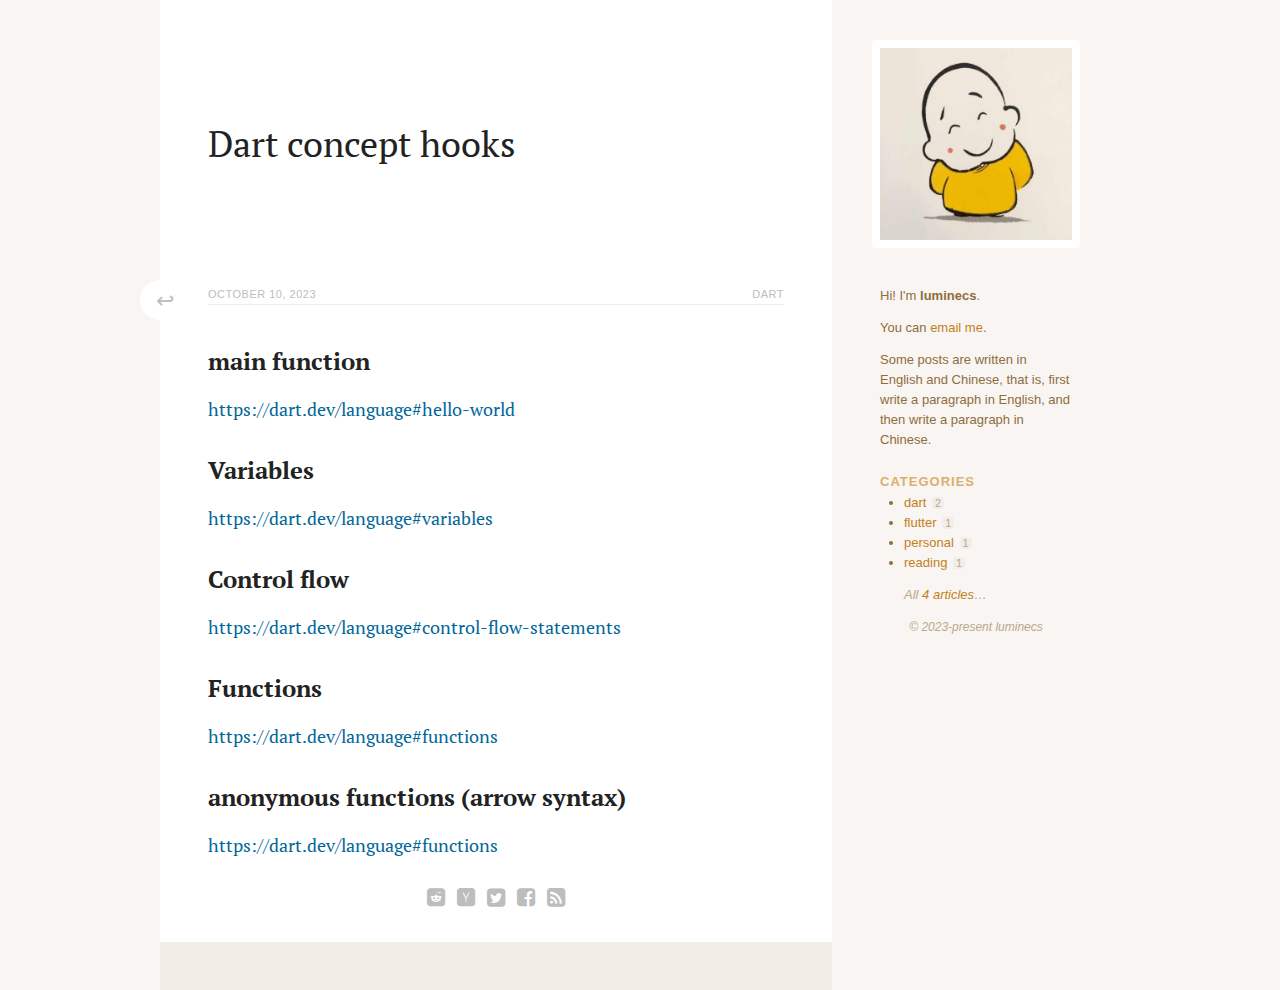
<file: index.html>
<!DOCTYPE html>
<html>
  <head>
    <meta http-equiv="Content-Type" content="text/html; charset=UTF-8"/>
    <link href='//fonts.googleapis.com/css?family=Source+Code+Pro|PT+Serif:400,700,400italic,700italic' rel='stylesheet' type='text/css'>

    <!-- Tell mobile browsers we're optimized for them and they don't need to
         crop the viewport. -->
    <meta name="viewport" content="width=device-width, initial-scale=1, maximum-scale=1"/>
    <link rel="alternate" type="application/rss+xml" title="RSS 2.0" href="/rss.xml" />
    <link rel="alternate" type="application/atom+xml" title="Atom 1.0" href="/atom.xml" />
    <link rel="stylesheet" href="/style.css" type="text/css" />

    <link href="//maxcdn.bootstrapcdn.com/font-awesome/4.2.0/css/font-awesome.min.css" rel="stylesheet">

    <title>
      luminecs.github.io
      
    </title>
  </head>
  <body>
    <div class="column">
      
<article>
<header>
<h1>
  <a href="/2023/10/10/dart-concept-hooks/" rel="bookmark"
     title="Permanent Link to Dart concept hooks">
    Dart concept hooks
  </a>
</h1>

  <a class="older" href="/2023/10/08/reading-list/"
     title="Older Post &ldquo;Reading Log&rdquo;">&#8617;</a>


</header>
<h4><a href="/archive">October 10, 2023</a>
    <span class="tags"><a href="/category/dart">dart</a></span>
</h4>

<h2>main function</h2>

<p><a href="https://dart.dev/language#:~:text=Every%20app%20requires%20the%20top%2Dlevel%20main()%20function%2C%20where%20execution%20starts.%20Functions%20that%20don%E2%80%99t%20explicitly%20return%20a%20value%20have%20the%20void%20return%20type.">https://dart.dev/language#hello-world</a></p>

<h2>Variables</h2>

<p><a href="https://dart.dev/language#:~:text=Even%20in%20type%2Dsafe%20Dart%20code%2C%20you%20can%20declare%20most%20variables%20without%20explicitly%20specifying%20their%20type%20using%20var.%20Thanks%20to%20type%20inference%2C%20these%20variables%E2%80%99%20types%20are%20determined%20by%20their%20initial%20values">https://dart.dev/language#variables</a></p>

<h2>Control flow</h2>

<p><a href="https://dart.dev/language#control-flow-statements">https://dart.dev/language#control-flow-statements</a></p>

<h2>Functions</h2>

<p><a href="https://dart.dev/language#functions:~:text=We%20recommend%20specifying%20the%20types%20of%20each%20function%E2%80%99s%20arguments%20and%20return%20value%3A">https://dart.dev/language#functions</a></p>

<h2>anonymous functions (arrow syntax)</h2>

<p><a href="https://dart.dev/language#functions:~:text=A%20shorthand%20%3D%3E%20(arrow)%20syntax%20is%20handy%20for%20functions%20that%20contain%20a%20single%20statement.%20This%20syntax%20is%20especially%20useful%20when%20passing%20anonymous%20functions%20as%20arguments%3A">https://dart.dev/language#functions</a></p>

  <div class="social">
    <a href="//www.reddit.com/submit?url=https://luminecs.github.io/2023/10/10/dart-concept-hooks//" target="_blank">
      <i class="fa fa-lg fa-reddit-square"></i>
    </a>

    <a href="//news.ycombinator.com/submitlink?u=https://luminecs.github.io/2023/10/10/dart-concept-hooks//&amp;t=Dart concept hooks" target="_blank">
      <i class="fa fa-lg fa-hacker-news"></i>
    </a>

    <a href="//twitter.com/share?url=https://luminecs.github.io/2023/10/10/dart-concept-hooks/&amp;text=%22Dart concept hooks%22%20%40munificentbob" target="_blank">
      <i class="fa fa-lg fa-twitter-square"></i>
    </a>

    <a href="//www.facebook.com/share.php?u=https://luminecs.github.io/2023/10/10/dart-concept-hooks/" target="_blank">
      <i class="fa fa-lg fa-facebook-square"></i>
    </a>

    <a href="/rss.xml">
      <i class="fa fa-lg fa-rss-square"></i>
    </a>
  </div>


  <div class="comments">
    <div id="disqus_thread"></div>
    <script>
      var disqus_config = function () {
        this.page.url = "https://luminecs.github.io/2023/10/10/dart-concept-hooks/"  // Replace PAGE_URL with your page's canonical URL variable
        this.page.identifier = '2023/10/10/dart-concept-hooks' // Replace PAGE_IDENTIFIER with your page's unique identifier variable
      };
      (function () { // DON'T EDIT BELOW THIS LINE
        var d = document, s = d.createElement('script')
        s.src = 'https://https-luminecs-github-io.disqus.com/embed.js'
        s.setAttribute('data-timestamp', +new Date());
        (d.head || d.body).appendChild(s)
      })()
    </script>
    <noscript>Please enable JavaScript to view the <a href="https://disqus.com/?ref_noscript">comments powered by Disqus.</a></noscript>
  </div>

</article>


      <nav>
  <div class="nav-first">
    <a href="/"><img src="/image/avatar.jpeg" class="bob"></a>

    <p>Hi! I'm <strong>luminecs</strong>.</p>
    <p>You can <a href="mailto:wangxuke.china@gmail.com">email me</a>.</p>

    <p>Some posts are written in English and Chinese, that is, first write a paragraph in English, and then write a paragraph in Chinese.</p>
  </div>
  <div class="nav-second">
    <h2>Categories</h2>
    <ul><li><a href="/category/dart">dart</a> <small class='post-count'>2</small></li><li><a href="/category/flutter">flutter</a> <small class='post-count'>1</small></li><li><a href="/category/personal">personal</a> <small class='post-count'>1</small></li><li><a href="/category/reading">reading</a> <small class='post-count'>1</small></li></ul>

    <p class="archive">All <a href="/archive">4 articles</a>&hellip;</p>

    <p class="copyright">&copy; 2023-present luminecs</p>
  </div>
</nav>
    </div>
  </body>
</html>
</file>
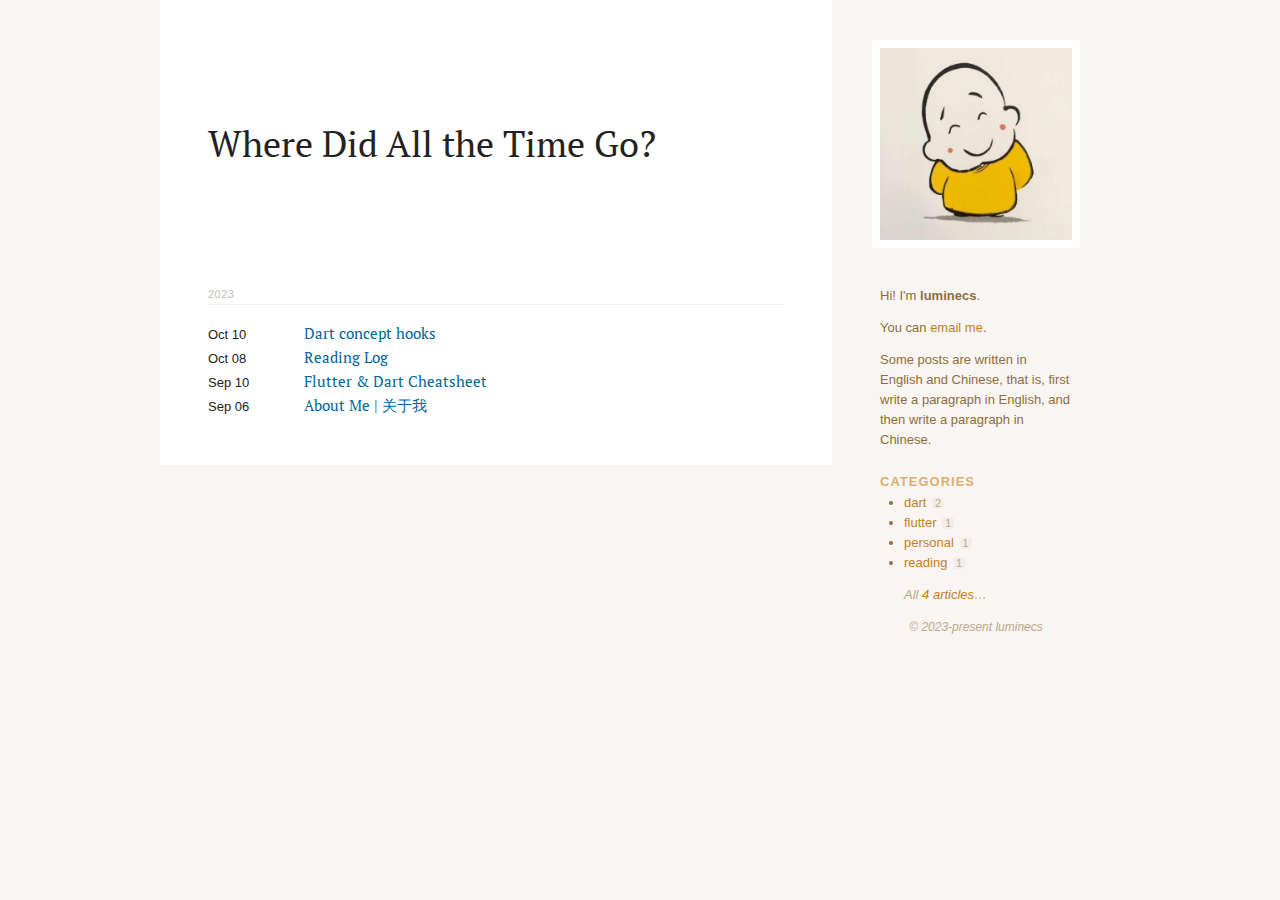
<file: archive/index.html>
<!DOCTYPE html>
<html>
  <head>
    <meta http-equiv="Content-Type" content="text/html; charset=UTF-8"/>
    <link href='//fonts.googleapis.com/css?family=Source+Code+Pro|PT+Serif:400,700,400italic,700italic' rel='stylesheet' type='text/css'>

    <!-- Tell mobile browsers we're optimized for them and they don't need to
         crop the viewport. -->
    <meta name="viewport" content="width=device-width, initial-scale=1, maximum-scale=1"/>
    <link rel="alternate" type="application/rss+xml" title="RSS 2.0" href="/rss.xml" />
    <link rel="alternate" type="application/atom+xml" title="Atom 1.0" href="/atom.xml" />
    <link rel="stylesheet" href="/style.css" type="text/css" />

    <link href="//maxcdn.bootstrapcdn.com/font-awesome/4.2.0/css/font-awesome.min.css" rel="stylesheet">

    <title>
      Where Did All the Time Go?
      
        &ndash; luminecs.github.io
      
    </title>
  </head>
  <body>
    <div class="column">
<article>
<header>
<h1>Where Did All the Time Go?</h1>
</header>

  

  <h4>2023</h4>
  

<div class="post-box">
  <span class="date">Oct 10</span>
  <a href="/2023/10/10/dart-concept-hooks/" class="title" rel="bookmark"
   title="Permanent Link to Dart concept hooks">Dart concept hooks</a>
</div>


  

<div class="post-box">
  <span class="date">Oct 08</span>
  <a href="/2023/10/08/reading-list/" class="title" rel="bookmark"
   title="Permanent Link to Reading Log">Reading Log</a>
</div>


  

<div class="post-box">
  <span class="date">Sep 10</span>
  <a href="/2023/09/10/flutter-dart-cheatsheet/" class="title" rel="bookmark"
   title="Permanent Link to Flutter &amp;amp; Dart Cheatsheet">Flutter &amp; Dart Cheatsheet</a>
</div>


  

<div class="post-box">
  <span class="date">Sep 06</span>
  <a href="/2023/09/06/about-me/" class="title" rel="bookmark"
   title="Permanent Link to About Me | 关于我">About Me | 关于我</a>
</div>


</article>
      <nav>
  <div class="nav-first">
    <a href="/"><img src="/image/avatar.jpeg" class="bob"></a>

    <p>Hi! I'm <strong>luminecs</strong>.</p>
    <p>You can <a href="mailto:wangxuke.china@gmail.com">email me</a>.</p>

    <p>Some posts are written in English and Chinese, that is, first write a paragraph in English, and then write a paragraph in Chinese.</p>
  </div>
  <div class="nav-second">
    <h2>Categories</h2>
    <ul><li><a href="/category/dart">dart</a> <small class='post-count'>2</small></li><li><a href="/category/flutter">flutter</a> <small class='post-count'>1</small></li><li><a href="/category/personal">personal</a> <small class='post-count'>1</small></li><li><a href="/category/reading">reading</a> <small class='post-count'>1</small></li></ul>

    <p class="archive">All <a href="/archive">4 articles</a>&hellip;</p>

    <p class="copyright">&copy; 2023-present luminecs</p>
  </div>
</nav>
    </div>
  </body>
</html>
</file>
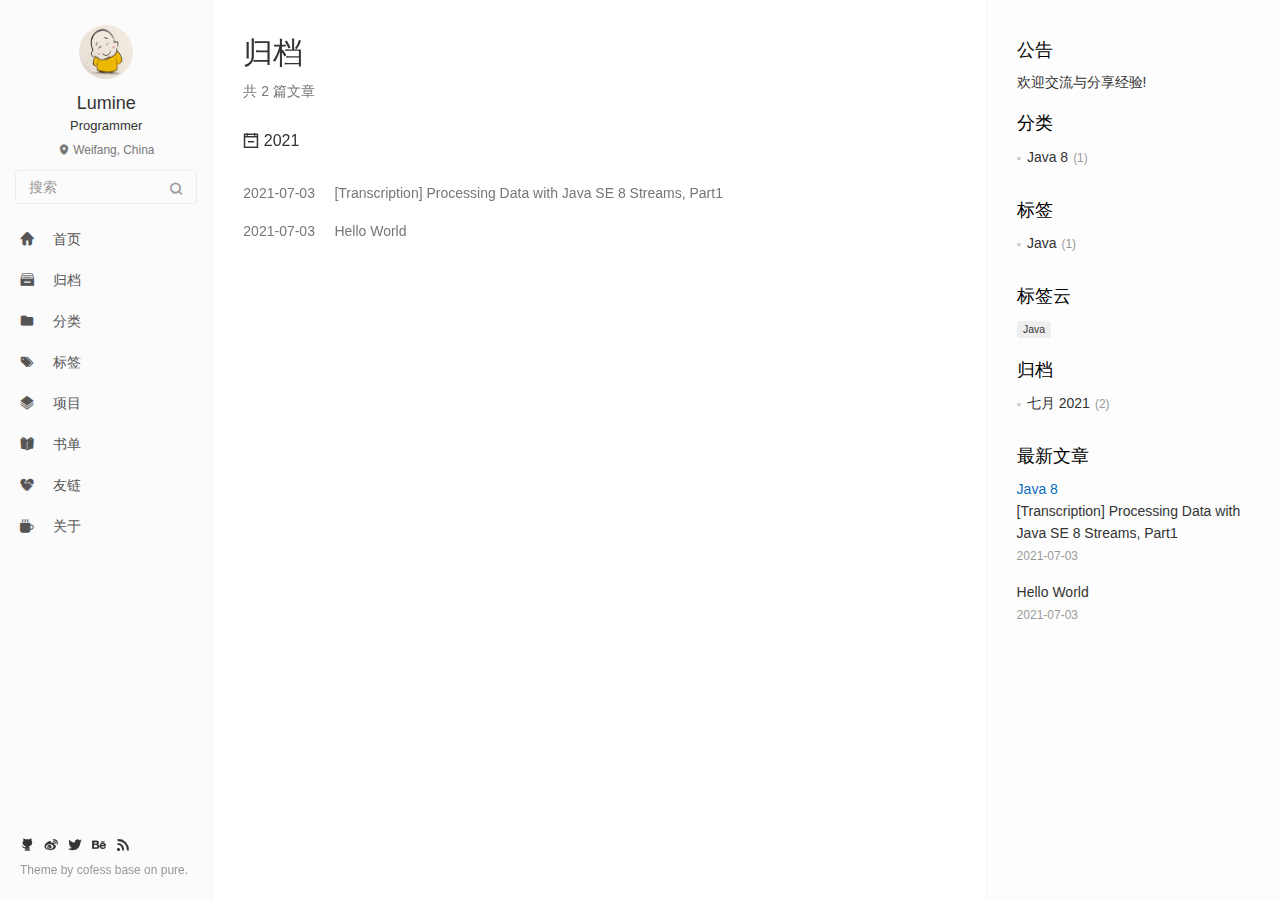
<file: archives/index.html>
<!DOCTYPE html><html lang="zh"><head><meta charset="utf-8"><meta http-equiv="X-UA-Compatible" content="IE=edge,chrome=1"><meta name="viewport" content="width=device-width,initial-scale=1,maximum-scale=1,minimum-scale=1,user-scalable=no,minimal-ui"><meta name="renderer" content="webkit"><meta http-equiv="Cache-Control" content="no-transform"><meta http-equiv="Cache-Control" content="no-siteapp"><meta name="apple-mobile-web-app-capable" content="yes"><meta name="apple-mobile-web-app-status-bar-style" content="black"><meta name="format-detection" content="telephone=no,email=no,adress=no"><meta name="theme-color" content="#000000"><meta http-equiv="window-target" content="_top"><title>归档 | Hexo</title><meta property="og:type" content="website"><meta property="og:title" content="Hexo"><meta property="og:url" content="http://example.com/archives/index.html"><meta property="og:site_name" content="Hexo"><meta property="og:locale" content="zh_CN"><meta property="article:author" content="lumine"><meta name="twitter:card" content="summary"><link rel="canonical" href="http://example.com/archives/index.html"><link rel="alternate" href="/atom.xml" title="Hexo" type="application/atom+xml"><link rel="icon" href="/favicon.png" type="image/x-icon"><link rel="stylesheet" href="/css/style.css"><meta name="generator" content="Hexo 5.4.0"></head><body class="main-center" itemscope itemtype="http://schema.org/WebPage"><header class="header" itemscope itemtype="http://schema.org/WPHeader"><div class="slimContent"><div class="navbar-header"><div class="profile-block text-center"><a id="avatar" href="https://github.com/luminecs" target="_blank"><img class="img-circle img-rotate" src="/images/avatar.jpg" width="200" height="200"></a><h2 id="name" class="hidden-xs hidden-sm">Lumine</h2><h3 id="title" class="hidden-xs hidden-sm hidden-md">Programmer</h3><small id="location" class="text-muted hidden-xs hidden-sm"><i class="icon icon-map-marker"></i> Weifang, China</small></div><div class="search" id="search-form-wrap"><form class="search-form sidebar-form"><div class="input-group"><input type="text" class="search-form-input form-control" placeholder="搜索"> <span class="input-group-btn"><button type="submit" class="search-form-submit btn btn-flat" onclick="return!1"><i class="icon icon-search"></i></button></span></div></form><div class="ins-search"><div class="ins-search-mask"></div><div class="ins-search-container"><div class="ins-input-wrapper"><input type="text" class="ins-search-input" placeholder="想要查找什么..." x-webkit-speech> <button type="button" class="close ins-close ins-selectable" data-dismiss="modal" aria-label="Close"><span aria-hidden="true">×</span></button></div><div class="ins-section-wrapper"><div class="ins-section-container"></div></div></div></div></div><button class="navbar-toggle collapsed" type="button" data-toggle="collapse" data-target="#main-navbar" aria-controls="main-navbar" aria-expanded="false"><span class="sr-only">Toggle navigation</span> <span class="icon-bar"></span> <span class="icon-bar"></span> <span class="icon-bar"></span></button></div><nav id="main-navbar" class="collapse navbar-collapse" itemscope itemtype="http://schema.org/SiteNavigationElement" role="navigation"><ul class="nav navbar-nav main-nav"><li class="menu-item menu-item-home"><a href="/."><i class="icon icon-home-fill"></i> <span class="menu-title">首页</span></a></li><li class="menu-item menu-item-archives"><a href="/archives"><i class="icon icon-archives-fill"></i> <span class="menu-title">归档</span></a></li><li class="menu-item menu-item-categories"><a href="/categories"><i class="icon icon-folder"></i> <span class="menu-title">分类</span></a></li><li class="menu-item menu-item-tags"><a href="/tags"><i class="icon icon-tags"></i> <span class="menu-title">标签</span></a></li><li class="menu-item menu-item-repository"><a href="/repository"><i class="icon icon-project"></i> <span class="menu-title">项目</span></a></li><li class="menu-item menu-item-books"><a href="/books"><i class="icon icon-book-fill"></i> <span class="menu-title">书单</span></a></li><li class="menu-item menu-item-links"><a href="/links"><i class="icon icon-friendship"></i> <span class="menu-title">友链</span></a></li><li class="menu-item menu-item-about"><a href="/about"><i class="icon icon-cup-fill"></i> <span class="menu-title">关于</span></a></li></ul><ul class="social-links"><li><a href="https://github.com/luminecs" target="_blank" title="Github" data-toggle="tooltip" data-placement="top"><i class="icon icon-github"></i></a></li><li><a href="http://baidu.com" target="_blank" title="Weibo" data-toggle="tooltip" data-placement="top"><i class="icon icon-weibo"></i></a></li><li><a href="https://baidu.com" target="_blank" title="Twitter" data-toggle="tooltip" data-placement="top"><i class="icon icon-twitter"></i></a></li><li><a href="https://baidu.com" target="_blank" title="Behance" data-toggle="tooltip" data-placement="top"><i class="icon icon-behance"></i></a></li><li><a href="/atom.xml" target="_blank" title="Rss" data-toggle="tooltip" data-placement="top"><i class="icon icon-rss"></i></a></li></ul></nav></div></header><aside class="sidebar" itemscope itemtype="http://schema.org/WPSideBar"><div class="slimContent"><div class="widget"><h3 class="widget-title">公告</h3><div class="widget-body"><div id="board"><div class="content"><p>欢迎交流与分享经验!</p></div></div></div></div><div class="widget"><h3 class="widget-title">分类</h3><div class="widget-body"><ul class="category-list"><li class="category-list-item"><a class="category-list-link" href="/categories/Java-8/">Java 8</a><span class="category-list-count">1</span></li></ul></div></div><div class="widget"><h3 class="widget-title">标签</h3><div class="widget-body"><ul class="tag-list" itemprop="keywords"><li class="tag-list-item"><a class="tag-list-link" href="/tags/Java/" rel="tag">Java</a><span class="tag-list-count">1</span></li></ul></div></div><div class="widget"><h3 class="widget-title">标签云</h3><div class="widget-body tagcloud"><a href="/tags/Java/" style="font-size:13px">Java</a></div></div><div class="widget"><h3 class="widget-title">归档</h3><div class="widget-body"><ul class="archive-list"><li class="archive-list-item"><a class="archive-list-link" href="/archives/2021/07/">七月 2021</a><span class="archive-list-count">2</span></li></ul></div></div><div class="widget"><h3 class="widget-title">最新文章</h3><div class="widget-body"><ul class="recent-post-list list-unstyled no-thumbnail"><li><div class="item-inner"><p class="item-category"><a class="category-link" href="/categories/Java-8/">Java 8</a></p><p class="item-title"><a href="/2021/07/03/java-8/" class="title">[Transcription] Processing Data with Java SE 8 Streams, Part1</a></p><p class="item-date"><time datetime="2021-07-03T00:32:24.874Z" itemprop="datePublished">2021-07-03</time></p></div></li><li><div class="item-inner"><p class="item-category"></p><p class="item-title"><a href="/2021/07/03/hello-world/" class="title">Hello World</a></p><p class="item-date"><time datetime="2021-07-02T22:15:00.223Z" itemprop="datePublished">2021-07-03</time></p></div></li></ul></div></div></div></aside><main class="main" role="main"><article class="content article article-archives article-type-list" itemscope><header class="article-header"><h1 itemprop="title">归档</h1><p class="text-muted">共 2 篇文章</p></header><div class="article-body"><section class="panel panel-default b-no"><div class="panel-heading" role="tab"><h3 class="panel-title"><a data-toggle="collapse" href="#collapse2021" aria-expanded="true"><i class="icon icon-calendar-plus text-active"></i><i class="icon icon-calendar-minus text"></i> 2021</a></h3></div><div id="collapse2021" class="panel-collapse collapse in" role="tabpanel" aria-labelledby="heading2021"><div class="panel-body"><div class="collection"><a href="/2021/07/03/java-8/" class="collection-item" target="_blank" itemprop="url"><time datetime="2021-07-03T00:32:24.874Z" itemprop="datePublished">2021-07-03</time> <span>&nbsp;&nbsp;&nbsp;</span> [Transcription] Processing Data with Java SE 8 Streams, Part1 </a><a href="/2021/07/03/hello-world/" class="collection-item" target="_blank" itemprop="url"><time datetime="2021-07-02T22:15:00.223Z" itemprop="datePublished">2021-07-03</time> <span>&nbsp;&nbsp;&nbsp;</span> Hello World</a></div></div></div></section></div></article></main><footer class="footer" itemscope itemtype="http://schema.org/WPFooter"><ul class="social-links"><li><a href="https://github.com/luminecs" target="_blank" title="Github" data-toggle="tooltip" data-placement="top"><i class="icon icon-github"></i></a></li><li><a href="http://baidu.com" target="_blank" title="Weibo" data-toggle="tooltip" data-placement="top"><i class="icon icon-weibo"></i></a></li><li><a href="https://baidu.com" target="_blank" title="Twitter" data-toggle="tooltip" data-placement="top"><i class="icon icon-twitter"></i></a></li><li><a href="https://baidu.com" target="_blank" title="Behance" data-toggle="tooltip" data-placement="top"><i class="icon icon-behance"></i></a></li><li><a href="/atom.xml" target="_blank" title="Rss" data-toggle="tooltip" data-placement="top"><i class="icon icon-rss"></i></a></li></ul><div class="copyright"><div class="publishby">Theme by <a href="https://github.com/cofess" target="_blank">cofess </a>base on <a href="https://github.com/cofess/hexo-theme-pure" target="_blank">pure</a>.</div></div></footer><script src="//cdn.jsdelivr.net/npm/jquery@1.12.4/dist/jquery.min.js"></script><script>window.jQuery||document.write('<script src="js/jquery.min.js"><\/script>')</script><script src="/js/plugin.min.js"></script><script src="/js/application.js"></script><script>window.INSIGHT_CONFIG={TRANSLATION:{POSTS:"文章",PAGES:"页面",CATEGORIES:"分类",TAGS:"标签",UNTITLED:"(未命名)"},ROOT_URL:"/",CONTENT_URL:"/content.json"}</script><script src="/js/insight.js"></script></body></html>
</file>
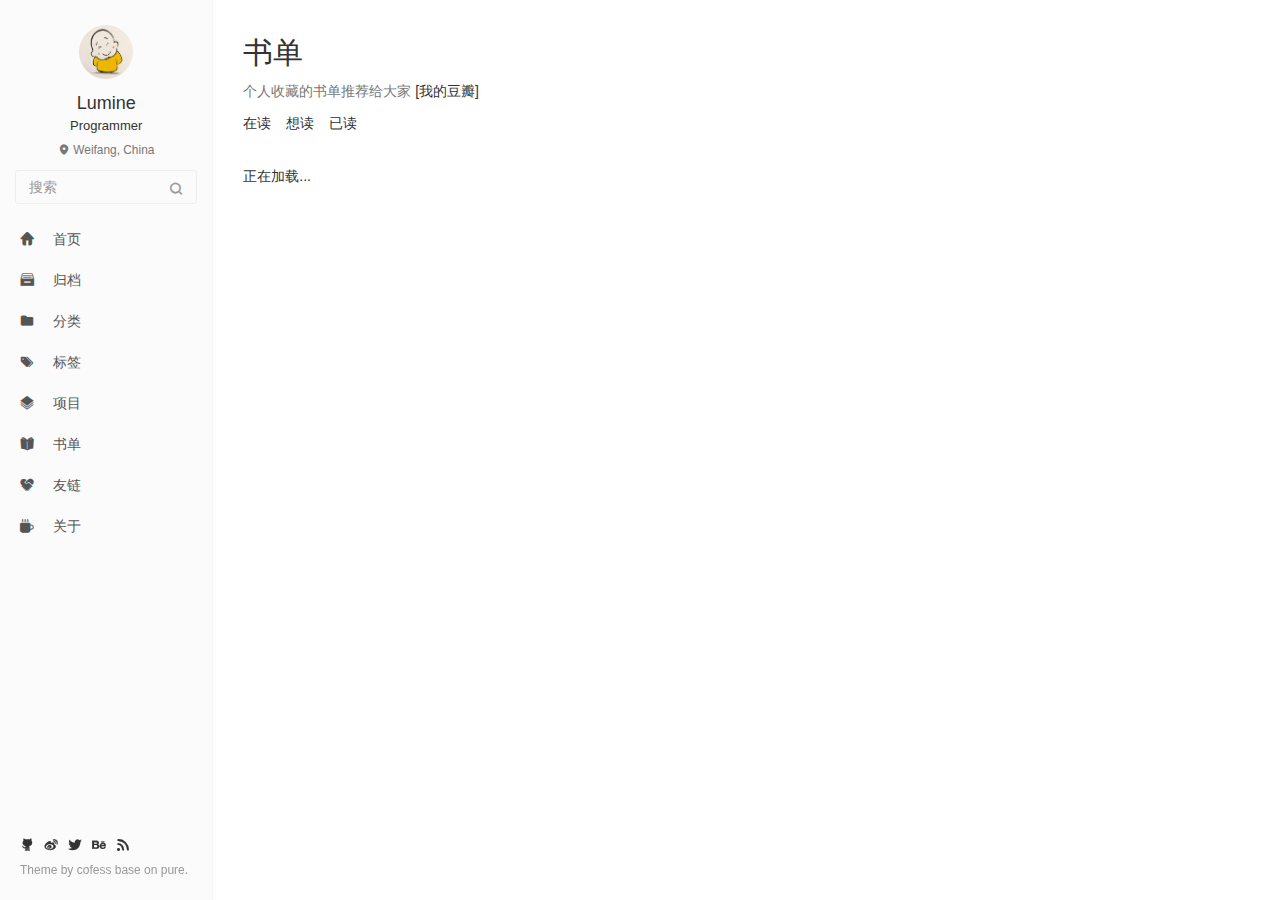
<file: books/index.html>
<!DOCTYPE html><html lang="zh"><head><meta charset="utf-8"><meta http-equiv="X-UA-Compatible" content="IE=edge,chrome=1"><meta name="viewport" content="width=device-width,initial-scale=1,maximum-scale=1,minimum-scale=1,user-scalable=no,minimal-ui"><meta name="renderer" content="webkit"><meta http-equiv="Cache-Control" content="no-transform"><meta http-equiv="Cache-Control" content="no-siteapp"><meta name="apple-mobile-web-app-capable" content="yes"><meta name="apple-mobile-web-app-status-bar-style" content="black"><meta name="format-detection" content="telephone=no,email=no,adress=no"><meta name="theme-color" content="#000000"><meta http-equiv="window-target" content="_top"><title>书单 | Hexo</title><meta property="og:type" content="website"><meta property="og:title" content="书单"><meta property="og:url" content="http://example.com/books/index.html"><meta property="og:site_name" content="Hexo"><meta property="og:locale" content="zh_CN"><meta property="article:published_time" content="2021-07-02T22:19:25.622Z"><meta property="article:modified_time" content="2021-07-02T22:19:25.622Z"><meta property="article:author" content="lumine"><meta name="twitter:card" content="summary"><link rel="canonical" href="http://example.com/books/index.html"><link rel="alternate" href="/atom.xml" title="Hexo" type="application/atom+xml"><link rel="icon" href="/favicon.png" type="image/x-icon"><link rel="stylesheet" href="/css/style.css"><meta name="generator" content="Hexo 5.4.0"></head><body class="main-center no-sidebar" itemscope itemtype="http://schema.org/WebPage"><header class="header" itemscope itemtype="http://schema.org/WPHeader"><div class="slimContent"><div class="navbar-header"><div class="profile-block text-center"><a id="avatar" href="https://github.com/luminecs" target="_blank"><img class="img-circle img-rotate" src="/images/avatar.jpg" width="200" height="200"></a><h2 id="name" class="hidden-xs hidden-sm">Lumine</h2><h3 id="title" class="hidden-xs hidden-sm hidden-md">Programmer</h3><small id="location" class="text-muted hidden-xs hidden-sm"><i class="icon icon-map-marker"></i> Weifang, China</small></div><div class="search" id="search-form-wrap"><form class="search-form sidebar-form"><div class="input-group"><input type="text" class="search-form-input form-control" placeholder="搜索"> <span class="input-group-btn"><button type="submit" class="search-form-submit btn btn-flat" onclick="return!1"><i class="icon icon-search"></i></button></span></div></form><div class="ins-search"><div class="ins-search-mask"></div><div class="ins-search-container"><div class="ins-input-wrapper"><input type="text" class="ins-search-input" placeholder="想要查找什么..." x-webkit-speech> <button type="button" class="close ins-close ins-selectable" data-dismiss="modal" aria-label="Close"><span aria-hidden="true">×</span></button></div><div class="ins-section-wrapper"><div class="ins-section-container"></div></div></div></div></div><button class="navbar-toggle collapsed" type="button" data-toggle="collapse" data-target="#main-navbar" aria-controls="main-navbar" aria-expanded="false"><span class="sr-only">Toggle navigation</span> <span class="icon-bar"></span> <span class="icon-bar"></span> <span class="icon-bar"></span></button></div><nav id="main-navbar" class="collapse navbar-collapse" itemscope itemtype="http://schema.org/SiteNavigationElement" role="navigation"><ul class="nav navbar-nav main-nav"><li class="menu-item menu-item-home"><a href="/."><i class="icon icon-home-fill"></i> <span class="menu-title">首页</span></a></li><li class="menu-item menu-item-archives"><a href="/archives"><i class="icon icon-archives-fill"></i> <span class="menu-title">归档</span></a></li><li class="menu-item menu-item-categories"><a href="/categories"><i class="icon icon-folder"></i> <span class="menu-title">分类</span></a></li><li class="menu-item menu-item-tags"><a href="/tags"><i class="icon icon-tags"></i> <span class="menu-title">标签</span></a></li><li class="menu-item menu-item-repository"><a href="/repository"><i class="icon icon-project"></i> <span class="menu-title">项目</span></a></li><li class="menu-item menu-item-books"><a href="/books"><i class="icon icon-book-fill"></i> <span class="menu-title">书单</span></a></li><li class="menu-item menu-item-links"><a href="/links"><i class="icon icon-friendship"></i> <span class="menu-title">友链</span></a></li><li class="menu-item menu-item-about"><a href="/about"><i class="icon icon-cup-fill"></i> <span class="menu-title">关于</span></a></li></ul><ul class="social-links"><li><a href="https://github.com/luminecs" target="_blank" title="Github" data-toggle="tooltip" data-placement="top"><i class="icon icon-github"></i></a></li><li><a href="http://baidu.com" target="_blank" title="Weibo" data-toggle="tooltip" data-placement="top"><i class="icon icon-weibo"></i></a></li><li><a href="https://baidu.com" target="_blank" title="Twitter" data-toggle="tooltip" data-placement="top"><i class="icon icon-twitter"></i></a></li><li><a href="https://baidu.com" target="_blank" title="Behance" data-toggle="tooltip" data-placement="top"><i class="icon icon-behance"></i></a></li><li><a href="/atom.xml" target="_blank" title="Rss" data-toggle="tooltip" data-placement="top"><i class="icon icon-rss"></i></a></li></ul></nav></div></header><aside class="sidebar" itemscope itemtype="http://schema.org/WPSideBar"><div class="slimContent"><div class="widget"><h3 class="widget-title">公告</h3><div class="widget-body"><div id="board"><div class="content"><p>欢迎交流与分享经验!</p></div></div></div></div><div class="widget"><h3 class="widget-title">分类</h3><div class="widget-body"><ul class="category-list"><li class="category-list-item"><a class="category-list-link" href="/categories/Java-8/">Java 8</a><span class="category-list-count">1</span></li></ul></div></div><div class="widget"><h3 class="widget-title">标签</h3><div class="widget-body"><ul class="tag-list" itemprop="keywords"><li class="tag-list-item"><a class="tag-list-link" href="/tags/Java/" rel="tag">Java</a><span class="tag-list-count">1</span></li></ul></div></div><div class="widget"><h3 class="widget-title">标签云</h3><div class="widget-body tagcloud"><a href="/tags/Java/" style="font-size:13px">Java</a></div></div><div class="widget"><h3 class="widget-title">归档</h3><div class="widget-body"><ul class="archive-list"><li class="archive-list-item"><a class="archive-list-link" href="/archives/2021/07/">七月 2021</a><span class="archive-list-count">2</span></li></ul></div></div><div class="widget"><h3 class="widget-title">最新文章</h3><div class="widget-body"><ul class="recent-post-list list-unstyled no-thumbnail"><li><div class="item-inner"><p class="item-category"><a class="category-link" href="/categories/Java-8/">Java 8</a></p><p class="item-title"><a href="/2021/07/03/java-8/" class="title">[Transcription] Processing Data with Java SE 8 Streams, Part1</a></p><p class="item-date"><time datetime="2021-07-03T00:32:24.874Z" itemprop="datePublished">2021-07-03</time></p></div></li><li><div class="item-inner"><p class="item-category"></p><p class="item-title"><a href="/2021/07/03/hello-world/" class="title">Hello World</a></p><p class="item-date"><time datetime="2021-07-02T22:15:00.223Z" itemprop="datePublished">2021-07-03</time></p></div></li></ul></div></div></div></aside><main class="main" role="main"><article class="article article-links article-type-list" itemscope><header class="article-header"><h1 itemprop="title">书单</h1><p class="text-muted">个人收藏的书单推荐给大家 <a href="https://www.douban.com/people//" target="_blank">[我的豆瓣]</a></p><nav role="navigation" id="nav-main" class="okayNav"><ul id="tabs"><li><a id="reading-tab" href="javascript:show('reading')" rel="external">在读<span id="reading-total"></span></a></li><li><a id="wish-tab" href="javascript:show('wish')" rel="external">想读<span id="wish-total"></span></a></li><li><a id="read-tab" href="javascript:show('read')" rel="external">已读<span id="read-total"></span></a></li></ul></nav></header><div class="article-body"><div id="loading"><p>正在加载...</p></div><div id="douban"><div id="collections"><div id="reading" class="row hide"></div><div class="clearfix"></div><div id="wish" class="row hide"></div><div class="clearfix"></div><div id="read" class="row hide"></div><div class="clearfix"></div></div></div></div></article></main><footer class="footer" itemscope itemtype="http://schema.org/WPFooter"><ul class="social-links"><li><a href="https://github.com/luminecs" target="_blank" title="Github" data-toggle="tooltip" data-placement="top"><i class="icon icon-github"></i></a></li><li><a href="http://baidu.com" target="_blank" title="Weibo" data-toggle="tooltip" data-placement="top"><i class="icon icon-weibo"></i></a></li><li><a href="https://baidu.com" target="_blank" title="Twitter" data-toggle="tooltip" data-placement="top"><i class="icon icon-twitter"></i></a></li><li><a href="https://baidu.com" target="_blank" title="Behance" data-toggle="tooltip" data-placement="top"><i class="icon icon-behance"></i></a></li><li><a href="/atom.xml" target="_blank" title="Rss" data-toggle="tooltip" data-placement="top"><i class="icon icon-rss"></i></a></li></ul><div class="copyright"><div class="publishby">Theme by <a href="https://github.com/cofess" target="_blank">cofess </a>base on <a href="https://github.com/cofess/hexo-theme-pure" target="_blank">pure</a>.</div></div></footer><script src="//cdn.jsdelivr.net/npm/jquery@1.12.4/dist/jquery.min.js"></script><script>window.jQuery||document.write('<script src="js/jquery.min.js"><\/script>')</script><script src="/js/plugin.min.js"></script><script src="/js/application.js"></script><script>window.INSIGHT_CONFIG={TRANSLATION:{POSTS:"文章",PAGES:"页面",CATEGORIES:"分类",TAGS:"标签",UNTITLED:"(未命名)"},ROOT_URL:"/",CONTENT_URL:"/content.json"}</script><script src="/js/insight.js"></script><script>function show(e){document.getElementById("reading").classList.remove("active"),document.getElementById("read").classList.remove("active"),document.getElementById("wish").classList.remove("active"),document.getElementById("reading").classList.add("hide"),document.getElementById("read").classList.add("hide"),document.getElementById("wish").classList.add("hide");var t=document.getElementById(e);t.classList.remove("hide"),t.classList.add("active"),document.getElementById("reading-tab").classList.remove("active"),document.getElementById("read-tab").classList.remove("active"),document.getElementById("wish-tab").classList.remove("active"),document.getElementById(e+"-tab").classList.add("active")}!function(){var a=[],n=[],o=[];function e(){$.ajax({url:"https://api.douban.com/v2/book/user//collections",type:"GET",data:{start:0,count:100,apikey:""},dataType:"JSONP",success:function(e){!function(e){if(0<e.count)for(var t=0;t<e.collections.length;++t)!function(e){"read"==e.status&&a.push(e);"wish"==e.status&&n.push(e);"reading"==e.status&&o.push(e)}(e.collections[t]);s(a,"read"),s(n,"wish"),s(o,"reading"),document.getElementById("reading-total").innerHTML="("+o.length+")",document.getElementById("read-total").innerHTML="("+a.length+")",document.getElementById("wish-total").innerHTML="("+n.length+")",show("reading"),document.getElementById("loading").classList.add("hide")}(e)}})}function s(e,t){for(var a=0;a<e.length;++a){var n='<div class="col-sm-6 col-md-6"><div class="panel panel-default hover-grow"><div class="panel-body"><div class="media media-middle book book-'+(n=e[a]).status+'" itemscope itemtype="http://schema.org/Book"><div class="media-left"><a class="media-middle" target="_blank" href="'+n.book.alt+'" rel="external nofollow noopener noreferrer"><img class="media-object" src="'+n.book.image+'" itemprop="image"/></a></div><div class="media-body"><h3 class="media-heading" itemprop="name"><a target="_blank" href="'+n.book.alt+'" rel="external nofollow noopener noreferrer">'+n.book.title+'</a></h3><p class="meta text-nowrap-1x"><small itemprop="author">'+n.book.author[0]+'</small> / <small itemprop="datePublished">'+n.book.pubdate+'</small> / <small itemprop="ratingValue">'+n.book.rating.average+'分</small></p><p class="meta text-nowrap-1x">'+n.updated.substring(0,10)+function(e){if(e&&e.value)return" / "+e.value+"星";return""}(n.rating)+function(e){if(e&&0<e.length){for(var t=" / ",a=0;a<e.length;++a)t+=e[a]+" ";return t}return""}(n.tags)+'</p><div class="comments text-muted text-nowrap-3x" itemprop="comment">'+(n.comment||"")+"</div></div></div></div></div></div>";0<a&&a%4==3&&(n+='<div class="clearfix"></div>'),document.getElementById(t).innerHTML=document.getElementById(t).innerHTML+n}}setTimeout(function(){e()},0)}()</script></body></html>
</file>
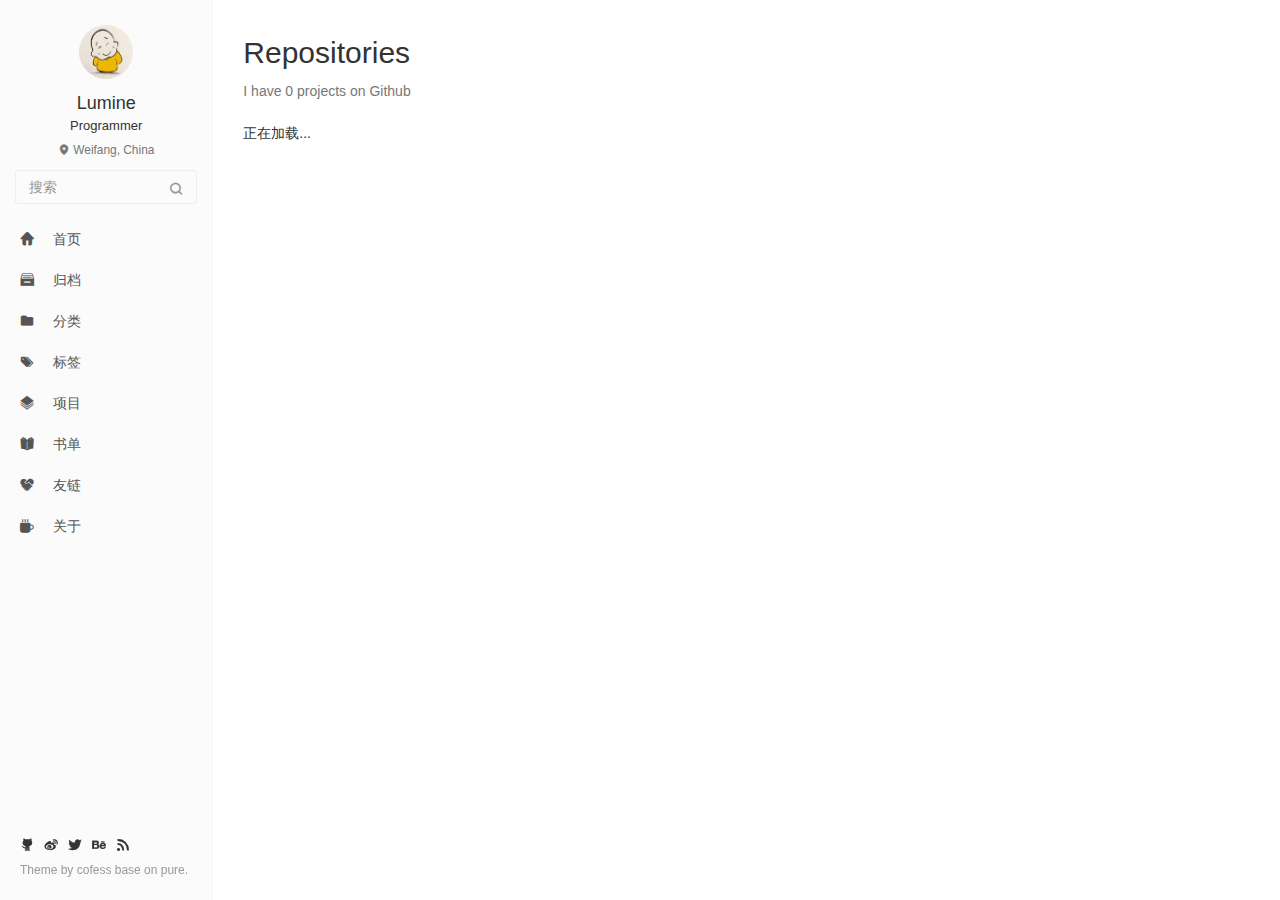
<file: repository/index.html>
<!DOCTYPE html><html lang="zh"><head><meta charset="utf-8"><meta http-equiv="X-UA-Compatible" content="IE=edge,chrome=1"><meta name="viewport" content="width=device-width,initial-scale=1,maximum-scale=1,minimum-scale=1,user-scalable=no,minimal-ui"><meta name="renderer" content="webkit"><meta http-equiv="Cache-Control" content="no-transform"><meta http-equiv="Cache-Control" content="no-siteapp"><meta name="apple-mobile-web-app-capable" content="yes"><meta name="apple-mobile-web-app-status-bar-style" content="black"><meta name="format-detection" content="telephone=no,email=no,adress=no"><meta name="theme-color" content="#000000"><meta http-equiv="window-target" content="_top"><title>Repositories | Hexo</title><meta property="og:type" content="website"><meta property="og:title" content="Repositories"><meta property="og:url" content="http://example.com/repository/index.html"><meta property="og:site_name" content="Hexo"><meta property="og:locale" content="zh_CN"><meta property="article:published_time" content="2021-07-02T22:19:25.624Z"><meta property="article:modified_time" content="2021-07-02T22:19:25.624Z"><meta property="article:author" content="lumine"><meta name="twitter:card" content="summary"><link rel="canonical" href="http://example.com/repository/index.html"><link rel="alternate" href="/atom.xml" title="Hexo" type="application/atom+xml"><link rel="icon" href="/favicon.png" type="image/x-icon"><link rel="stylesheet" href="/css/style.css"><meta name="generator" content="Hexo 5.4.0"></head><body class="main-center no-sidebar" itemscope itemtype="http://schema.org/WebPage"><header class="header" itemscope itemtype="http://schema.org/WPHeader"><div class="slimContent"><div class="navbar-header"><div class="profile-block text-center"><a id="avatar" href="https://github.com/luminecs" target="_blank"><img class="img-circle img-rotate" src="/images/avatar.jpg" width="200" height="200"></a><h2 id="name" class="hidden-xs hidden-sm">Lumine</h2><h3 id="title" class="hidden-xs hidden-sm hidden-md">Programmer</h3><small id="location" class="text-muted hidden-xs hidden-sm"><i class="icon icon-map-marker"></i> Weifang, China</small></div><div class="search" id="search-form-wrap"><form class="search-form sidebar-form"><div class="input-group"><input type="text" class="search-form-input form-control" placeholder="搜索"> <span class="input-group-btn"><button type="submit" class="search-form-submit btn btn-flat" onclick="return!1"><i class="icon icon-search"></i></button></span></div></form><div class="ins-search"><div class="ins-search-mask"></div><div class="ins-search-container"><div class="ins-input-wrapper"><input type="text" class="ins-search-input" placeholder="想要查找什么..." x-webkit-speech> <button type="button" class="close ins-close ins-selectable" data-dismiss="modal" aria-label="Close"><span aria-hidden="true">×</span></button></div><div class="ins-section-wrapper"><div class="ins-section-container"></div></div></div></div></div><button class="navbar-toggle collapsed" type="button" data-toggle="collapse" data-target="#main-navbar" aria-controls="main-navbar" aria-expanded="false"><span class="sr-only">Toggle navigation</span> <span class="icon-bar"></span> <span class="icon-bar"></span> <span class="icon-bar"></span></button></div><nav id="main-navbar" class="collapse navbar-collapse" itemscope itemtype="http://schema.org/SiteNavigationElement" role="navigation"><ul class="nav navbar-nav main-nav"><li class="menu-item menu-item-home"><a href="/."><i class="icon icon-home-fill"></i> <span class="menu-title">首页</span></a></li><li class="menu-item menu-item-archives"><a href="/archives"><i class="icon icon-archives-fill"></i> <span class="menu-title">归档</span></a></li><li class="menu-item menu-item-categories"><a href="/categories"><i class="icon icon-folder"></i> <span class="menu-title">分类</span></a></li><li class="menu-item menu-item-tags"><a href="/tags"><i class="icon icon-tags"></i> <span class="menu-title">标签</span></a></li><li class="menu-item menu-item-repository"><a href="/repository"><i class="icon icon-project"></i> <span class="menu-title">项目</span></a></li><li class="menu-item menu-item-books"><a href="/books"><i class="icon icon-book-fill"></i> <span class="menu-title">书单</span></a></li><li class="menu-item menu-item-links"><a href="/links"><i class="icon icon-friendship"></i> <span class="menu-title">友链</span></a></li><li class="menu-item menu-item-about"><a href="/about"><i class="icon icon-cup-fill"></i> <span class="menu-title">关于</span></a></li></ul><ul class="social-links"><li><a href="https://github.com/luminecs" target="_blank" title="Github" data-toggle="tooltip" data-placement="top"><i class="icon icon-github"></i></a></li><li><a href="http://baidu.com" target="_blank" title="Weibo" data-toggle="tooltip" data-placement="top"><i class="icon icon-weibo"></i></a></li><li><a href="https://baidu.com" target="_blank" title="Twitter" data-toggle="tooltip" data-placement="top"><i class="icon icon-twitter"></i></a></li><li><a href="https://baidu.com" target="_blank" title="Behance" data-toggle="tooltip" data-placement="top"><i class="icon icon-behance"></i></a></li><li><a href="/atom.xml" target="_blank" title="Rss" data-toggle="tooltip" data-placement="top"><i class="icon icon-rss"></i></a></li></ul></nav></div></header><aside class="sidebar" itemscope itemtype="http://schema.org/WPSideBar"><div class="slimContent"><div class="widget"><h3 class="widget-title">公告</h3><div class="widget-body"><div id="board"><div class="content"><p>欢迎交流与分享经验!</p></div></div></div></div><div class="widget"><h3 class="widget-title">分类</h3><div class="widget-body"><ul class="category-list"><li class="category-list-item"><a class="category-list-link" href="/categories/Java-8/">Java 8</a><span class="category-list-count">1</span></li></ul></div></div><div class="widget"><h3 class="widget-title">标签</h3><div class="widget-body"><ul class="tag-list" itemprop="keywords"><li class="tag-list-item"><a class="tag-list-link" href="/tags/Java/" rel="tag">Java</a><span class="tag-list-count">1</span></li></ul></div></div><div class="widget"><h3 class="widget-title">标签云</h3><div class="widget-body tagcloud"><a href="/tags/Java/" style="font-size:13px">Java</a></div></div><div class="widget"><h3 class="widget-title">归档</h3><div class="widget-body"><ul class="archive-list"><li class="archive-list-item"><a class="archive-list-link" href="/archives/2021/07/">七月 2021</a><span class="archive-list-count">2</span></li></ul></div></div><div class="widget"><h3 class="widget-title">最新文章</h3><div class="widget-body"><ul class="recent-post-list list-unstyled no-thumbnail"><li><div class="item-inner"><p class="item-category"><a class="category-link" href="/categories/Java-8/">Java 8</a></p><p class="item-title"><a href="/2021/07/03/java-8/" class="title">[Transcription] Processing Data with Java SE 8 Streams, Part1</a></p><p class="item-date"><time datetime="2021-07-03T00:32:24.874Z" itemprop="datePublished">2021-07-03</time></p></div></li><li><div class="item-inner"><p class="item-category"></p><p class="item-title"><a href="/2021/07/03/hello-world/" class="title">Hello World</a></p><p class="item-date"><time datetime="2021-07-02T22:15:00.223Z" itemprop="datePublished">2021-07-03</time></p></div></li></ul></div></div></div></aside><main class="main" role="main"><article class="article article-repository article-type-list" itemscope><header class="article-header"><h1 itemprop="title">Repositories</h1><p class="text-muted">I have <span id="repo-count">0</span> projects on Github</p></header><div class="article-body"><div class="repo-content"><div class="blankslate"><p>正在加载...</p></div></div></div></article><script type="text/template" id="list-template"><li class="col-sm-6 col-md-6 col-lg-4">
    <div class="repo hover-shadow hover-grow">
      <div class="repo-image geopattern" data-pattern-id="{%=name%}"></div>
      <h3 class="repo-title"><a href="{%=clone_url%}" target="_blank" rel="external nofollow noopener noreferrer">{%=full_name%}</a></h3>
      <p class="repo-body">{%=description%}</p>
      <div class="repo-meta">
        <span class="meta meta-type pull-left" aria-label="{%=language%} project">{%=language%}</span>
        <span class="meta meta-star" aria-label="{%=stargazers_count%} stars"><i class="icon icon-star-fill"></i> {%=stargazers_count%}</span>
        <span class="meta meta-fork" aria-label="{%=forks_count%} forks"><i class="icon icon-code-fork"></i> {%=forks_count%}</span>
        <span class="meta meta-last-updated" aria-label="最后更新时间：{%=updated_at%}">
        <i class="icon icon-clock"></i> <time datetime="{%=updated_at%}">{%=updated_at%}</time></span>
      </div>
    </div>
  </li></script><script type="text/template" id="error-template"><h3>加载失败</h3><p>请刷新或稍后再试...</p></script></main><footer class="footer" itemscope itemtype="http://schema.org/WPFooter"><ul class="social-links"><li><a href="https://github.com/luminecs" target="_blank" title="Github" data-toggle="tooltip" data-placement="top"><i class="icon icon-github"></i></a></li><li><a href="http://baidu.com" target="_blank" title="Weibo" data-toggle="tooltip" data-placement="top"><i class="icon icon-weibo"></i></a></li><li><a href="https://baidu.com" target="_blank" title="Twitter" data-toggle="tooltip" data-placement="top"><i class="icon icon-twitter"></i></a></li><li><a href="https://baidu.com" target="_blank" title="Behance" data-toggle="tooltip" data-placement="top"><i class="icon icon-behance"></i></a></li><li><a href="/atom.xml" target="_blank" title="Rss" data-toggle="tooltip" data-placement="top"><i class="icon icon-rss"></i></a></li></ul><div class="copyright"><div class="publishby">Theme by <a href="https://github.com/cofess" target="_blank">cofess </a>base on <a href="https://github.com/cofess/hexo-theme-pure" target="_blank">pure</a>.</div></div></footer><script src="//cdn.jsdelivr.net/npm/jquery@1.12.4/dist/jquery.min.js"></script><script>window.jQuery||document.write('<script src="js/jquery.min.js"><\/script>')</script><script src="/js/plugin.min.js"></script><script src="/js/application.js"></script><script>window.INSIGHT_CONFIG={TRANSLATION:{POSTS:"文章",PAGES:"页面",CATEGORIES:"分类",TAGS:"标签",UNTITLED:"(未命名)"},ROOT_URL:"/",CONTENT_URL:"/content.json"}</script><script src="/js/insight.js"></script><script type="text/javascript">var open=function(){var o=new Object;return{init:function(){var a,n,r;o.list=baidu.template("list-template"),o.error=baidu.template("error-template"),a=$(".repo-content"),n=a.find(".blankslate"),r=$("#repo-count"),$.get("https://api.github.com/users/luminecs/repos",function(t){var e;t?(n.remove(),r.text(t.length),e=$("<ul class='repo-list row clearfix'></ul>"),t.sort(function(t,e){return new Date(e.updated_at)-new Date(t.updated_at)}).sort(function(t,e){var a=t.stargazers_count,n=e.stargazers_count;return t.fork,e.fork,n-a}).map(function(t){t.description||(t.description=""),t.updated_at=t.updated_at.substring(0,t.updated_at.lastIndexOf("T"));t=o.list(t);e.append(t)}),a.append(e),$(".geopattern").each(function(){$(this).geopattern($(this).data("pattern-id"))})):n.append(o.error())})}}};$(open().init)</script></body></html>
</file>
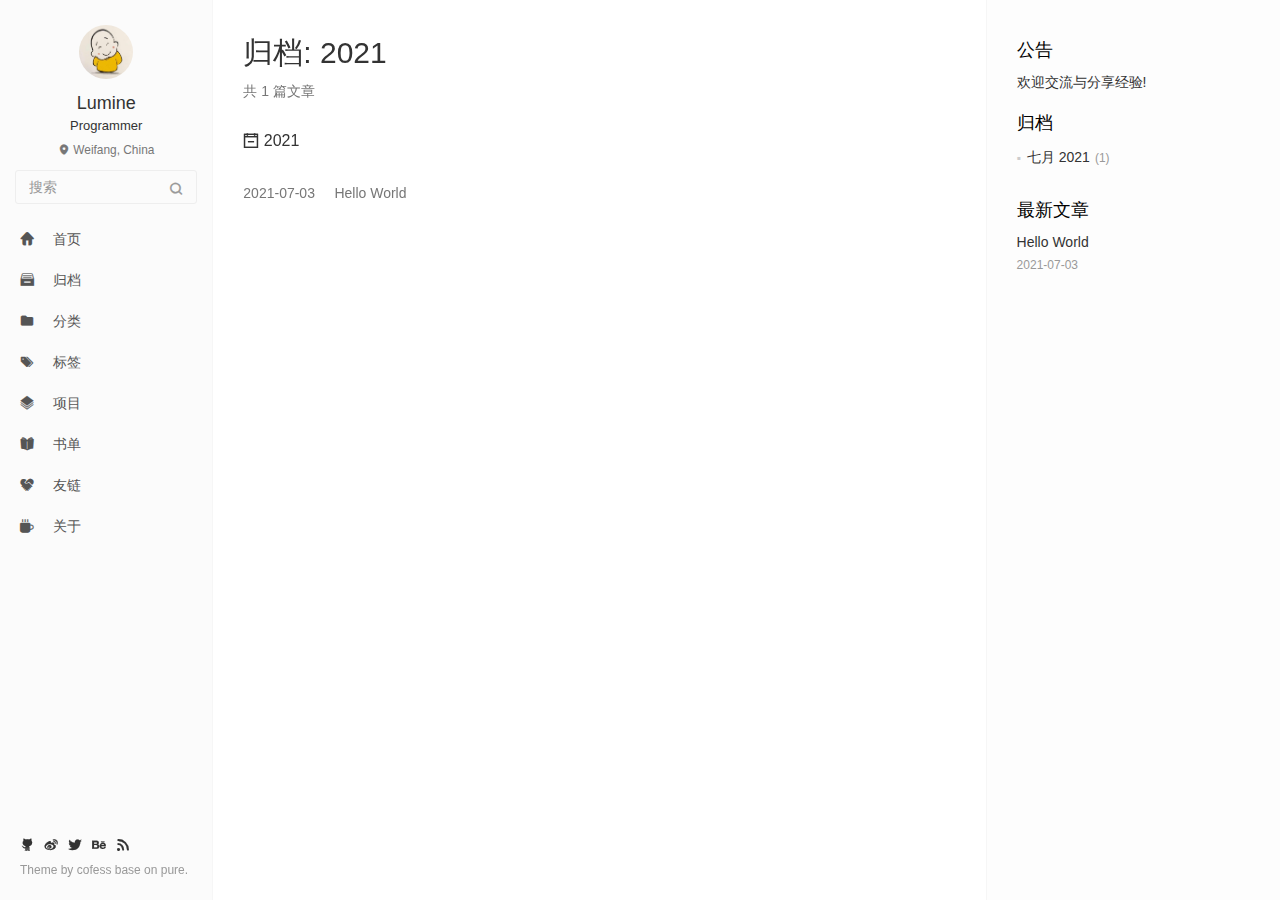
<file: archives/2021/index.html>
<!DOCTYPE html><html lang="zh"><head><meta charset="utf-8"><meta http-equiv="X-UA-Compatible" content="IE=edge,chrome=1"><meta name="viewport" content="width=device-width,initial-scale=1,maximum-scale=1,minimum-scale=1,user-scalable=no,minimal-ui"><meta name="renderer" content="webkit"><meta http-equiv="Cache-Control" content="no-transform"><meta http-equiv="Cache-Control" content="no-siteapp"><meta name="apple-mobile-web-app-capable" content="yes"><meta name="apple-mobile-web-app-status-bar-style" content="black"><meta name="format-detection" content="telephone=no,email=no,adress=no"><meta name="theme-color" content="#000000"><meta http-equiv="window-target" content="_top"><title>归档: 2021 | Hexo</title><meta property="og:type" content="website"><meta property="og:title" content="Hexo"><meta property="og:url" content="http://example.com/archives/2021/index.html"><meta property="og:site_name" content="Hexo"><meta property="og:locale" content="zh_CN"><meta property="article:author" content="lumine"><meta name="twitter:card" content="summary"><link rel="canonical" href="http://example.com/archives/2021/index.html"><link rel="alternate" href="/atom.xml" title="Hexo" type="application/atom+xml"><link rel="icon" href="/favicon.png" type="image/x-icon"><link rel="stylesheet" href="/css/style.css"><meta name="generator" content="Hexo 5.4.0"></head><body class="main-center" itemscope itemtype="http://schema.org/WebPage"><header class="header" itemscope itemtype="http://schema.org/WPHeader"><div class="slimContent"><div class="navbar-header"><div class="profile-block text-center"><a id="avatar" href="https://github.com/luminecs" target="_blank"><img class="img-circle img-rotate" src="/images/avatar.jpg" width="200" height="200"></a><h2 id="name" class="hidden-xs hidden-sm">Lumine</h2><h3 id="title" class="hidden-xs hidden-sm hidden-md">Programmer</h3><small id="location" class="text-muted hidden-xs hidden-sm"><i class="icon icon-map-marker"></i> Weifang, China</small></div><div class="search" id="search-form-wrap"><form class="search-form sidebar-form"><div class="input-group"><input type="text" class="search-form-input form-control" placeholder="搜索"> <span class="input-group-btn"><button type="submit" class="search-form-submit btn btn-flat" onclick="return!1"><i class="icon icon-search"></i></button></span></div></form><div class="ins-search"><div class="ins-search-mask"></div><div class="ins-search-container"><div class="ins-input-wrapper"><input type="text" class="ins-search-input" placeholder="想要查找什么..." x-webkit-speech> <button type="button" class="close ins-close ins-selectable" data-dismiss="modal" aria-label="Close"><span aria-hidden="true">×</span></button></div><div class="ins-section-wrapper"><div class="ins-section-container"></div></div></div></div></div><button class="navbar-toggle collapsed" type="button" data-toggle="collapse" data-target="#main-navbar" aria-controls="main-navbar" aria-expanded="false"><span class="sr-only">Toggle navigation</span> <span class="icon-bar"></span> <span class="icon-bar"></span> <span class="icon-bar"></span></button></div><nav id="main-navbar" class="collapse navbar-collapse" itemscope itemtype="http://schema.org/SiteNavigationElement" role="navigation"><ul class="nav navbar-nav main-nav"><li class="menu-item menu-item-home"><a href="/."><i class="icon icon-home-fill"></i> <span class="menu-title">首页</span></a></li><li class="menu-item menu-item-archives"><a href="/archives"><i class="icon icon-archives-fill"></i> <span class="menu-title">归档</span></a></li><li class="menu-item menu-item-categories"><a href="/categories"><i class="icon icon-folder"></i> <span class="menu-title">分类</span></a></li><li class="menu-item menu-item-tags"><a href="/tags"><i class="icon icon-tags"></i> <span class="menu-title">标签</span></a></li><li class="menu-item menu-item-repository"><a href="/repository"><i class="icon icon-project"></i> <span class="menu-title">项目</span></a></li><li class="menu-item menu-item-books"><a href="/books"><i class="icon icon-book-fill"></i> <span class="menu-title">书单</span></a></li><li class="menu-item menu-item-links"><a href="/links"><i class="icon icon-friendship"></i> <span class="menu-title">友链</span></a></li><li class="menu-item menu-item-about"><a href="/about"><i class="icon icon-cup-fill"></i> <span class="menu-title">关于</span></a></li></ul><ul class="social-links"><li><a href="https://github.com/luminecs" target="_blank" title="Github" data-toggle="tooltip" data-placement="top"><i class="icon icon-github"></i></a></li><li><a href="http://baidu.com" target="_blank" title="Weibo" data-toggle="tooltip" data-placement="top"><i class="icon icon-weibo"></i></a></li><li><a href="https://baidu.com" target="_blank" title="Twitter" data-toggle="tooltip" data-placement="top"><i class="icon icon-twitter"></i></a></li><li><a href="https://baidu.com" target="_blank" title="Behance" data-toggle="tooltip" data-placement="top"><i class="icon icon-behance"></i></a></li><li><a href="/atom.xml" target="_blank" title="Rss" data-toggle="tooltip" data-placement="top"><i class="icon icon-rss"></i></a></li></ul></nav></div></header><aside class="sidebar" itemscope itemtype="http://schema.org/WPSideBar"><div class="slimContent"><div class="widget"><h3 class="widget-title">公告</h3><div class="widget-body"><div id="board"><div class="content"><p>欢迎交流与分享经验!</p></div></div></div></div><div class="widget"><h3 class="widget-title">归档</h3><div class="widget-body"><ul class="archive-list"><li class="archive-list-item"><a class="archive-list-link" href="/archives/2021/07/">七月 2021</a><span class="archive-list-count">1</span></li></ul></div></div><div class="widget"><h3 class="widget-title">最新文章</h3><div class="widget-body"><ul class="recent-post-list list-unstyled no-thumbnail"><li><div class="item-inner"><p class="item-category"></p><p class="item-title"><a href="/2021/07/03/hello-world/" class="title">Hello World</a></p><p class="item-date"><time datetime="2021-07-02T22:15:00.223Z" itemprop="datePublished">2021-07-03</time></p></div></li></ul></div></div></div></aside><main class="main" role="main"><article class="content article article-archives article-type-list" itemscope><header class="article-header"><h1 itemprop="title">归档: 2021</h1><p class="text-muted">共 1 篇文章</p></header><div class="article-body"><section class="panel panel-default b-no"><div class="panel-heading" role="tab"><h3 class="panel-title"><a data-toggle="collapse" href="#collapse2021" aria-expanded="true"><i class="icon icon-calendar-plus text-active"></i><i class="icon icon-calendar-minus text"></i> 2021</a></h3></div><div id="collapse2021" class="panel-collapse collapse in" role="tabpanel" aria-labelledby="heading2021"><div class="panel-body"><div class="collection"><a href="/2021/07/03/hello-world/" class="collection-item" target="_blank" itemprop="url"><time datetime="2021-07-02T22:15:00.223Z" itemprop="datePublished">2021-07-03</time> <span>&nbsp;&nbsp;&nbsp;</span> Hello World</a></div></div></div></section></div></article></main><footer class="footer" itemscope itemtype="http://schema.org/WPFooter"><ul class="social-links"><li><a href="https://github.com/luminecs" target="_blank" title="Github" data-toggle="tooltip" data-placement="top"><i class="icon icon-github"></i></a></li><li><a href="http://baidu.com" target="_blank" title="Weibo" data-toggle="tooltip" data-placement="top"><i class="icon icon-weibo"></i></a></li><li><a href="https://baidu.com" target="_blank" title="Twitter" data-toggle="tooltip" data-placement="top"><i class="icon icon-twitter"></i></a></li><li><a href="https://baidu.com" target="_blank" title="Behance" data-toggle="tooltip" data-placement="top"><i class="icon icon-behance"></i></a></li><li><a href="/atom.xml" target="_blank" title="Rss" data-toggle="tooltip" data-placement="top"><i class="icon icon-rss"></i></a></li></ul><div class="copyright"><div class="publishby">Theme by <a href="https://github.com/cofess" target="_blank">cofess </a>base on <a href="https://github.com/cofess/hexo-theme-pure" target="_blank">pure</a>.</div></div></footer><script src="//cdn.jsdelivr.net/npm/jquery@1.12.4/dist/jquery.min.js"></script><script>window.jQuery||document.write('<script src="js/jquery.min.js"><\/script>')</script><script src="/js/plugin.min.js"></script><script src="/js/application.js"></script><script>window.INSIGHT_CONFIG={TRANSLATION:{POSTS:"文章",PAGES:"页面",CATEGORIES:"分类",TAGS:"标签",UNTITLED:"(未命名)"},ROOT_URL:"/",CONTENT_URL:"/content.json"}</script><script src="/js/insight.js"></script></body></html>
</file>
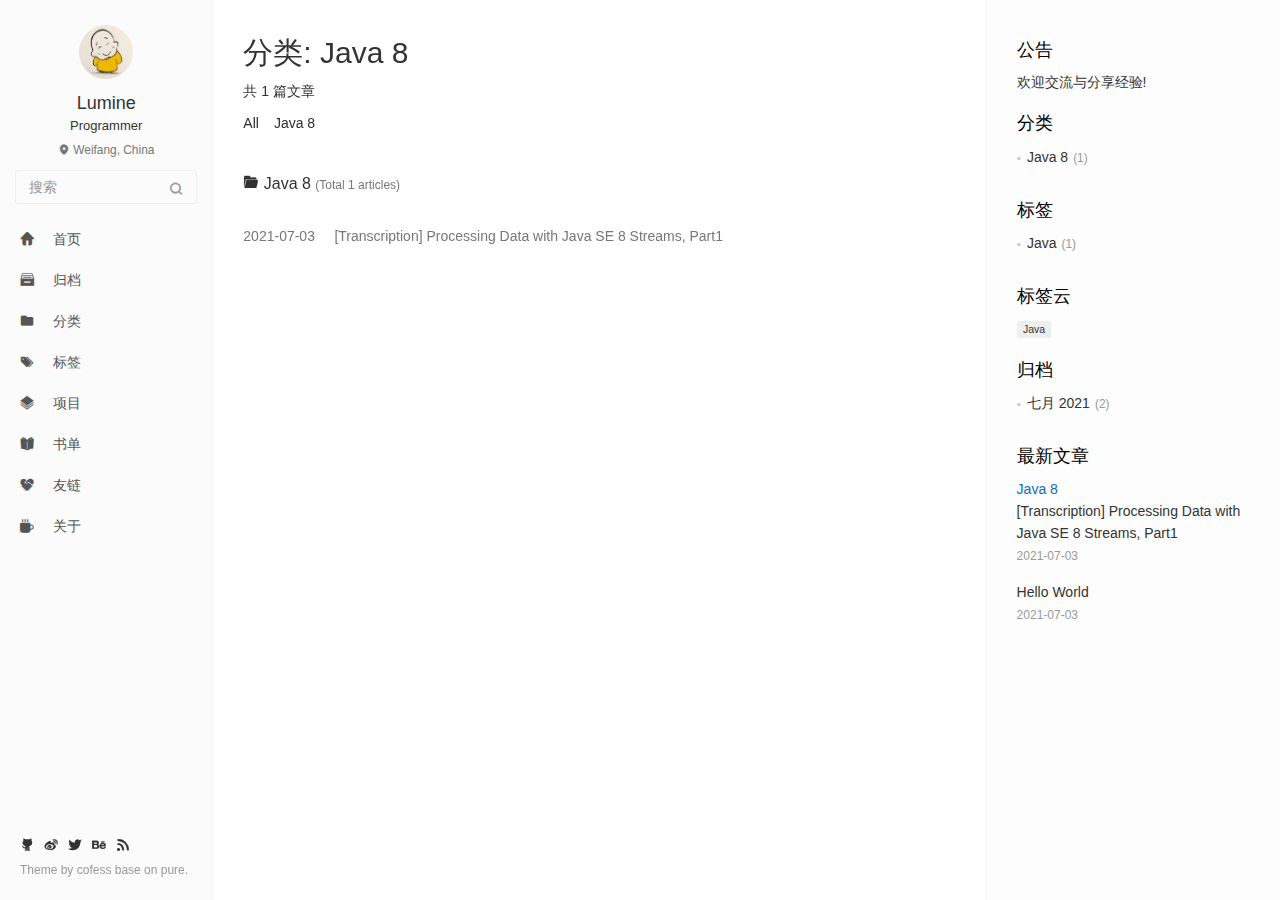
<file: categories/Java-8/index.html>
<!DOCTYPE html><html lang="zh"><head><meta charset="utf-8"><meta http-equiv="X-UA-Compatible" content="IE=edge,chrome=1"><meta name="viewport" content="width=device-width,initial-scale=1,maximum-scale=1,minimum-scale=1,user-scalable=no,minimal-ui"><meta name="renderer" content="webkit"><meta http-equiv="Cache-Control" content="no-transform"><meta http-equiv="Cache-Control" content="no-siteapp"><meta name="apple-mobile-web-app-capable" content="yes"><meta name="apple-mobile-web-app-status-bar-style" content="black"><meta name="format-detection" content="telephone=no,email=no,adress=no"><meta name="theme-color" content="#000000"><meta http-equiv="window-target" content="_top"><title>分类: Java 8 | Hexo</title><meta property="og:type" content="website"><meta property="og:title" content="luminecs blog"><meta property="og:url" content="http://example.com/categories/Java-8/index.html"><meta property="og:site_name" content="luminecs blog"><meta property="og:locale" content="zh_CN"><meta property="article:author" content="lumine"><meta name="twitter:card" content="summary"><link rel="canonical" href="http://example.com/categories/Java-8/index.html"><link rel="alternate" href="/atom.xml" title="luminecs blog" type="application/atom+xml"><link rel="icon" href="/favicon.png" type="image/x-icon"><link rel="stylesheet" href="/css/style.css"><meta name="generator" content="Hexo 5.4.0"></head><body class="main-center" itemscope itemtype="http://schema.org/WebPage"><header class="header" itemscope itemtype="http://schema.org/WPHeader"><div class="slimContent"><div class="navbar-header"><div class="profile-block text-center"><a id="avatar" href="https://github.com/luminecs" target="_blank"><img class="img-circle img-rotate" src="/images/avatar.jpg" width="200" height="200"></a><h2 id="name" class="hidden-xs hidden-sm">Lumine</h2><h3 id="title" class="hidden-xs hidden-sm hidden-md">Programmer</h3><small id="location" class="text-muted hidden-xs hidden-sm"><i class="icon icon-map-marker"></i> Weifang, China</small></div><div class="search" id="search-form-wrap"><form class="search-form sidebar-form"><div class="input-group"><input type="text" class="search-form-input form-control" placeholder="搜索"> <span class="input-group-btn"><button type="submit" class="search-form-submit btn btn-flat" onclick="return!1"><i class="icon icon-search"></i></button></span></div></form><div class="ins-search"><div class="ins-search-mask"></div><div class="ins-search-container"><div class="ins-input-wrapper"><input type="text" class="ins-search-input" placeholder="想要查找什么..." x-webkit-speech> <button type="button" class="close ins-close ins-selectable" data-dismiss="modal" aria-label="Close"><span aria-hidden="true">×</span></button></div><div class="ins-section-wrapper"><div class="ins-section-container"></div></div></div></div></div><button class="navbar-toggle collapsed" type="button" data-toggle="collapse" data-target="#main-navbar" aria-controls="main-navbar" aria-expanded="false"><span class="sr-only">Toggle navigation</span> <span class="icon-bar"></span> <span class="icon-bar"></span> <span class="icon-bar"></span></button></div><nav id="main-navbar" class="collapse navbar-collapse" itemscope itemtype="http://schema.org/SiteNavigationElement" role="navigation"><ul class="nav navbar-nav main-nav"><li class="menu-item menu-item-home"><a href="/."><i class="icon icon-home-fill"></i> <span class="menu-title">首页</span></a></li><li class="menu-item menu-item-archives"><a href="/archives"><i class="icon icon-archives-fill"></i> <span class="menu-title">归档</span></a></li><li class="menu-item menu-item-categories"><a href="/categories"><i class="icon icon-folder"></i> <span class="menu-title">分类</span></a></li><li class="menu-item menu-item-tags"><a href="/tags"><i class="icon icon-tags"></i> <span class="menu-title">标签</span></a></li><li class="menu-item menu-item-repository"><a href="/repository"><i class="icon icon-project"></i> <span class="menu-title">项目</span></a></li><li class="menu-item menu-item-books"><a href="/books"><i class="icon icon-book-fill"></i> <span class="menu-title">书单</span></a></li><li class="menu-item menu-item-links"><a href="/links"><i class="icon icon-friendship"></i> <span class="menu-title">友链</span></a></li><li class="menu-item menu-item-about"><a href="/about"><i class="icon icon-cup-fill"></i> <span class="menu-title">关于</span></a></li></ul><ul class="social-links"><li><a href="https://github.com/luminecs" target="_blank" title="Github" data-toggle="tooltip" data-placement="top"><i class="icon icon-github"></i></a></li><li><a href="http://baidu.com" target="_blank" title="Weibo" data-toggle="tooltip" data-placement="top"><i class="icon icon-weibo"></i></a></li><li><a href="https://baidu.com" target="_blank" title="Twitter" data-toggle="tooltip" data-placement="top"><i class="icon icon-twitter"></i></a></li><li><a href="https://baidu.com" target="_blank" title="Behance" data-toggle="tooltip" data-placement="top"><i class="icon icon-behance"></i></a></li><li><a href="/atom.xml" target="_blank" title="Rss" data-toggle="tooltip" data-placement="top"><i class="icon icon-rss"></i></a></li></ul></nav></div></header><aside class="sidebar" itemscope itemtype="http://schema.org/WPSideBar"><div class="slimContent"><div class="widget"><h3 class="widget-title">公告</h3><div class="widget-body"><div id="board"><div class="content"><p>欢迎交流与分享经验!</p></div></div></div></div><div class="widget"><h3 class="widget-title">分类</h3><div class="widget-body"><ul class="category-list"><li class="category-list-item"><a class="category-list-link" href="/categories/Java-8/">Java 8</a><span class="category-list-count">1</span></li></ul></div></div><div class="widget"><h3 class="widget-title">标签</h3><div class="widget-body"><ul class="tag-list" itemprop="keywords"><li class="tag-list-item"><a class="tag-list-link" href="/tags/Java/" rel="tag">Java</a><span class="tag-list-count">1</span></li></ul></div></div><div class="widget"><h3 class="widget-title">标签云</h3><div class="widget-body tagcloud"><a href="/tags/Java/" style="font-size:13px">Java</a></div></div><div class="widget"><h3 class="widget-title">归档</h3><div class="widget-body"><ul class="archive-list"><li class="archive-list-item"><a class="archive-list-link" href="/archives/2021/07/">七月 2021</a><span class="archive-list-count">2</span></li></ul></div></div><div class="widget"><h3 class="widget-title">最新文章</h3><div class="widget-body"><ul class="recent-post-list list-unstyled no-thumbnail"><li><div class="item-inner"><p class="item-category"><a class="category-link" href="/categories/Java-8/">Java 8</a></p><p class="item-title"><a href="/2021/07/03/java-8/" class="title">[Transcription] Processing Data with Java SE 8 Streams, Part1</a></p><p class="item-date"><time datetime="2021-07-03T00:32:24.874Z" itemprop="datePublished">2021-07-03</time></p></div></li><li><div class="item-inner"><p class="item-category"></p><p class="item-title"><a href="/2021/07/03/hello-world/" class="title">Hello World</a></p><p class="item-date"><time datetime="2021-07-02T22:15:00.223Z" itemprop="datePublished">2021-07-03</time></p></div></li></ul></div></div></div></aside><main class="main" role="main"><article class="content article article-categories article-type-list" itemscope><header class="article-header"><h1 itemprop="name" class="hidden-xs">分类: Java 8</h1><p class="hidden-xs">共 1 篇文章</p><nav role="navigation" id="nav-main" class="okayNav"><ul><li><a href="/categories">All</a></li><li><a href="/categories/Java-8/">Java 8</a></li></ul></nav></header><div class="article-body"><div class="panel panel-default b-no"><div class="panel-heading" role="tab"><h4 class="panel-title"><a data-toggle="collapse" href="#collapseJava 8" aria-expanded="true"><i class="icon icon-folder text-active"></i><i class="icon icon-folder-open text"></i> Java 8 </a><small class="text-muted">(Total 1 articles)</small></h4></div><div id="collapseJava 8" class="panel-collapse collapse in" role="tabpanel" aria-labelledby="headingJava 8"><div class="panel-body"><div class="collection"><a href="/2021/07/03/java-8/" class="collection-item" target="_blank" itemprop="url"><time datetime="2021-07-03T00:32:24.874Z" itemprop="datePublished">2021-07-03</time> <span>&nbsp;&nbsp;&nbsp;</span> [Transcription] Processing Data with Java SE 8 Streams, Part1</a></div></div></div></div></div></article></main><footer class="footer" itemscope itemtype="http://schema.org/WPFooter"><ul class="social-links"><li><a href="https://github.com/luminecs" target="_blank" title="Github" data-toggle="tooltip" data-placement="top"><i class="icon icon-github"></i></a></li><li><a href="http://baidu.com" target="_blank" title="Weibo" data-toggle="tooltip" data-placement="top"><i class="icon icon-weibo"></i></a></li><li><a href="https://baidu.com" target="_blank" title="Twitter" data-toggle="tooltip" data-placement="top"><i class="icon icon-twitter"></i></a></li><li><a href="https://baidu.com" target="_blank" title="Behance" data-toggle="tooltip" data-placement="top"><i class="icon icon-behance"></i></a></li><li><a href="/atom.xml" target="_blank" title="Rss" data-toggle="tooltip" data-placement="top"><i class="icon icon-rss"></i></a></li></ul><div class="copyright"><div class="publishby">Theme by <a href="https://github.com/cofess" target="_blank">cofess </a>base on <a href="https://github.com/cofess/hexo-theme-pure" target="_blank">pure</a>.</div></div></footer><script src="//cdn.jsdelivr.net/npm/jquery@1.12.4/dist/jquery.min.js"></script><script>window.jQuery||document.write('<script src="js/jquery.min.js"><\/script>')</script><script src="/js/plugin.min.js"></script><script src="/js/application.js"></script><script>window.INSIGHT_CONFIG={TRANSLATION:{POSTS:"文章",PAGES:"页面",CATEGORIES:"分类",TAGS:"标签",UNTITLED:"(未命名)"},ROOT_URL:"/",CONTENT_URL:"/content.json"}</script><script src="/js/insight.js"></script></body></html>
</file>
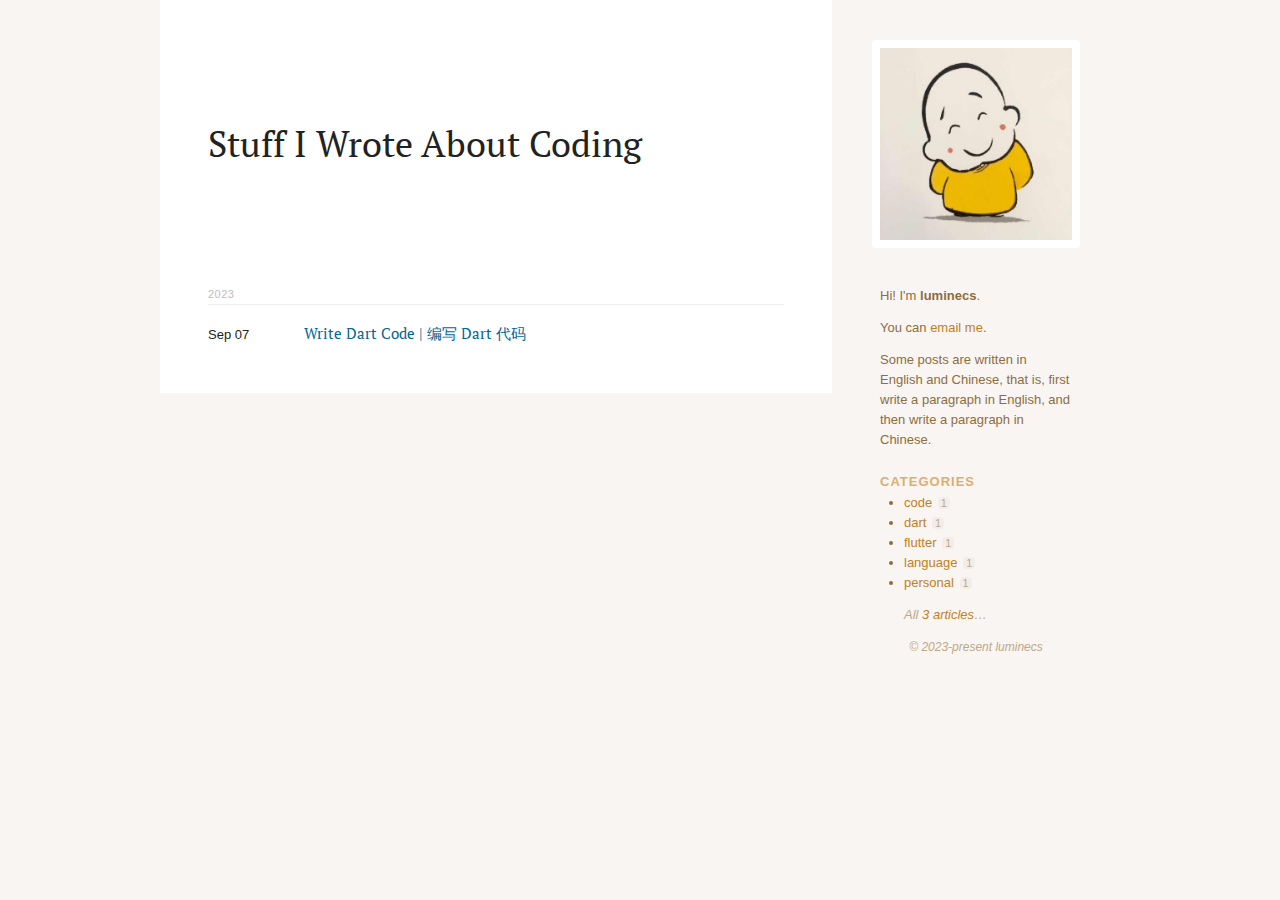
<file: category/code/index.html>
<!DOCTYPE html>
<html>
  <head>
    <meta http-equiv="Content-Type" content="text/html; charset=UTF-8"/>
    <link href='//fonts.googleapis.com/css?family=Source+Code+Pro|PT+Serif:400,700,400italic,700italic' rel='stylesheet' type='text/css'>

    <!-- Tell mobile browsers we're optimized for them and they don't need to
         crop the viewport. -->
    <meta name="viewport" content="width=device-width, initial-scale=1, maximum-scale=1"/>
    <link rel="alternate" type="application/rss+xml" title="RSS 2.0" href="/rss.xml" />
    <link rel="alternate" type="application/atom+xml" title="Atom 1.0" href="/atom.xml" />
    <link rel="stylesheet" href="/style.css" type="text/css" />

    <link href="//maxcdn.bootstrapcdn.com/font-awesome/4.2.0/css/font-awesome.min.css" rel="stylesheet">

    <title>
      Stuff I Wrote About Coding
      
        &ndash; luminecs.github.io
      
    </title>
  </head>
  <body>
    <div class="column">
      <article>
<header>
<h1>Stuff I Wrote About Coding</h1>
</header>

  

  <h4>2023</h4>
  

<div class="post-box">
  <span class="date">Sep 07</span>
  <a href="/2023/09/07/write-dart-code/" class="title" rel="bookmark"
   title="Permanent Link to Write Dart Code | 编写 Dart 代码">Write Dart Code | 编写 Dart 代码</a>
</div>


</article>
      <nav>
  <div class="nav-first">
    <a href="/"><img src="/image/avatar.jpeg" class="bob"></a>

    <p>Hi! I'm <strong>luminecs</strong>.</p>
    <p>You can <a href="mailto:wangxuke.china@gmail.com">email me</a>.</p>

    <p>Some posts are written in English and Chinese, that is, first write a paragraph in English, and then write a paragraph in Chinese.</p>
  </div>
  <div class="nav-second">
    <h2>Categories</h2>
    <ul><li><a href="/category/code">code</a> <small class='post-count'>1</small></li><li><a href="/category/dart">dart</a> <small class='post-count'>1</small></li><li><a href="/category/flutter">flutter</a> <small class='post-count'>1</small></li><li><a href="/category/language">language</a> <small class='post-count'>1</small></li><li><a href="/category/personal">personal</a> <small class='post-count'>1</small></li></ul>

    <p class="archive">All <a href="/archive">3 articles</a>&hellip;</p>

    <p class="copyright">&copy; 2023-present luminecs</p>
  </div>
</nav>
    </div>
  </body>
</html>
</file>
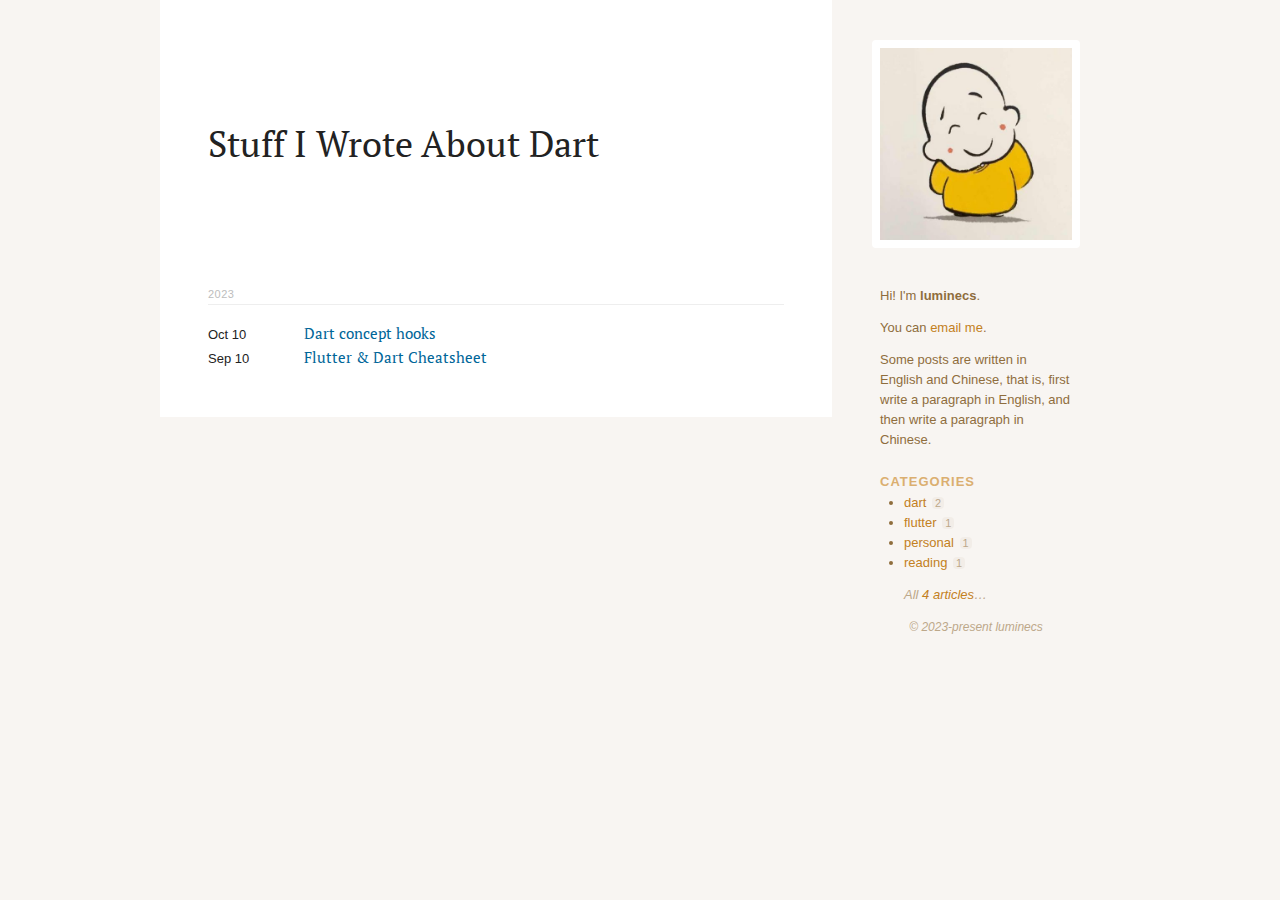
<file: category/dart/index.html>
<!DOCTYPE html>
<html>
  <head>
    <meta http-equiv="Content-Type" content="text/html; charset=UTF-8"/>
    <link href='//fonts.googleapis.com/css?family=Source+Code+Pro|PT+Serif:400,700,400italic,700italic' rel='stylesheet' type='text/css'>

    <!-- Tell mobile browsers we're optimized for them and they don't need to
         crop the viewport. -->
    <meta name="viewport" content="width=device-width, initial-scale=1, maximum-scale=1"/>
    <link rel="alternate" type="application/rss+xml" title="RSS 2.0" href="/rss.xml" />
    <link rel="alternate" type="application/atom+xml" title="Atom 1.0" href="/atom.xml" />
    <link rel="stylesheet" href="/style.css" type="text/css" />

    <link href="//maxcdn.bootstrapcdn.com/font-awesome/4.2.0/css/font-awesome.min.css" rel="stylesheet">

    <title>
      Stuff I Wrote About Dart
      
        &ndash; luminecs.github.io
      
    </title>
  </head>
  <body>
    <div class="column">
      <article>
<header>
<h1>Stuff I Wrote About Dart</h1>
</header>

  

  <h4>2023</h4>
  

<div class="post-box">
  <span class="date">Oct 10</span>
  <a href="/2023/10/10/dart-concept-hooks/" class="title" rel="bookmark"
   title="Permanent Link to Dart concept hooks">Dart concept hooks</a>
</div>


  

<div class="post-box">
  <span class="date">Sep 10</span>
  <a href="/2023/09/10/flutter-dart-cheatsheet/" class="title" rel="bookmark"
   title="Permanent Link to Flutter &amp;amp; Dart Cheatsheet">Flutter &amp; Dart Cheatsheet</a>
</div>


</article>
      <nav>
  <div class="nav-first">
    <a href="/"><img src="/image/avatar.jpeg" class="bob"></a>

    <p>Hi! I'm <strong>luminecs</strong>.</p>
    <p>You can <a href="mailto:wangxuke.china@gmail.com">email me</a>.</p>

    <p>Some posts are written in English and Chinese, that is, first write a paragraph in English, and then write a paragraph in Chinese.</p>
  </div>
  <div class="nav-second">
    <h2>Categories</h2>
    <ul><li><a href="/category/dart">dart</a> <small class='post-count'>2</small></li><li><a href="/category/flutter">flutter</a> <small class='post-count'>1</small></li><li><a href="/category/personal">personal</a> <small class='post-count'>1</small></li><li><a href="/category/reading">reading</a> <small class='post-count'>1</small></li></ul>

    <p class="archive">All <a href="/archive">4 articles</a>&hellip;</p>

    <p class="copyright">&copy; 2023-present luminecs</p>
  </div>
</nav>
    </div>
  </body>
</html>
</file>
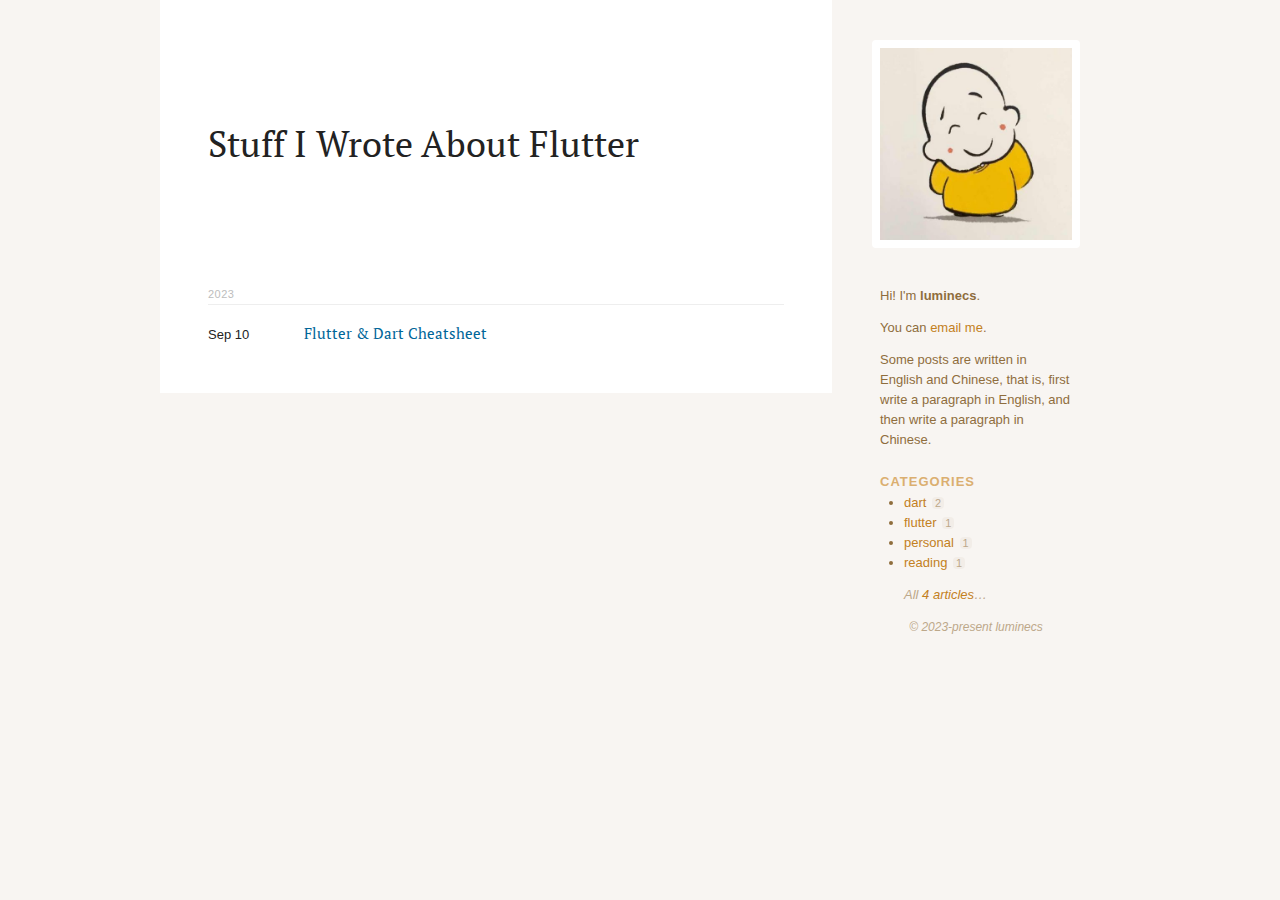
<file: category/flutter/index.html>
<!DOCTYPE html>
<html>
  <head>
    <meta http-equiv="Content-Type" content="text/html; charset=UTF-8"/>
    <link href='//fonts.googleapis.com/css?family=Source+Code+Pro|PT+Serif:400,700,400italic,700italic' rel='stylesheet' type='text/css'>

    <!-- Tell mobile browsers we're optimized for them and they don't need to
         crop the viewport. -->
    <meta name="viewport" content="width=device-width, initial-scale=1, maximum-scale=1"/>
    <link rel="alternate" type="application/rss+xml" title="RSS 2.0" href="/rss.xml" />
    <link rel="alternate" type="application/atom+xml" title="Atom 1.0" href="/atom.xml" />
    <link rel="stylesheet" href="/style.css" type="text/css" />

    <link href="//maxcdn.bootstrapcdn.com/font-awesome/4.2.0/css/font-awesome.min.css" rel="stylesheet">

    <title>
      Stuff I Wrote About Flutter
      
        &ndash; luminecs.github.io
      
    </title>
  </head>
  <body>
    <div class="column">
      <article>
<header>
<h1>Stuff I Wrote About Flutter</h1>
</header>

  

  <h4>2023</h4>
  

<div class="post-box">
  <span class="date">Sep 10</span>
  <a href="/2023/09/10/flutter-dart-cheatsheet/" class="title" rel="bookmark"
   title="Permanent Link to Flutter &amp;amp; Dart Cheatsheet">Flutter &amp; Dart Cheatsheet</a>
</div>


</article>
      <nav>
  <div class="nav-first">
    <a href="/"><img src="/image/avatar.jpeg" class="bob"></a>

    <p>Hi! I'm <strong>luminecs</strong>.</p>
    <p>You can <a href="mailto:wangxuke.china@gmail.com">email me</a>.</p>

    <p>Some posts are written in English and Chinese, that is, first write a paragraph in English, and then write a paragraph in Chinese.</p>
  </div>
  <div class="nav-second">
    <h2>Categories</h2>
    <ul><li><a href="/category/dart">dart</a> <small class='post-count'>2</small></li><li><a href="/category/flutter">flutter</a> <small class='post-count'>1</small></li><li><a href="/category/personal">personal</a> <small class='post-count'>1</small></li><li><a href="/category/reading">reading</a> <small class='post-count'>1</small></li></ul>

    <p class="archive">All <a href="/archive">4 articles</a>&hellip;</p>

    <p class="copyright">&copy; 2023-present luminecs</p>
  </div>
</nav>
    </div>
  </body>
</html>
</file>
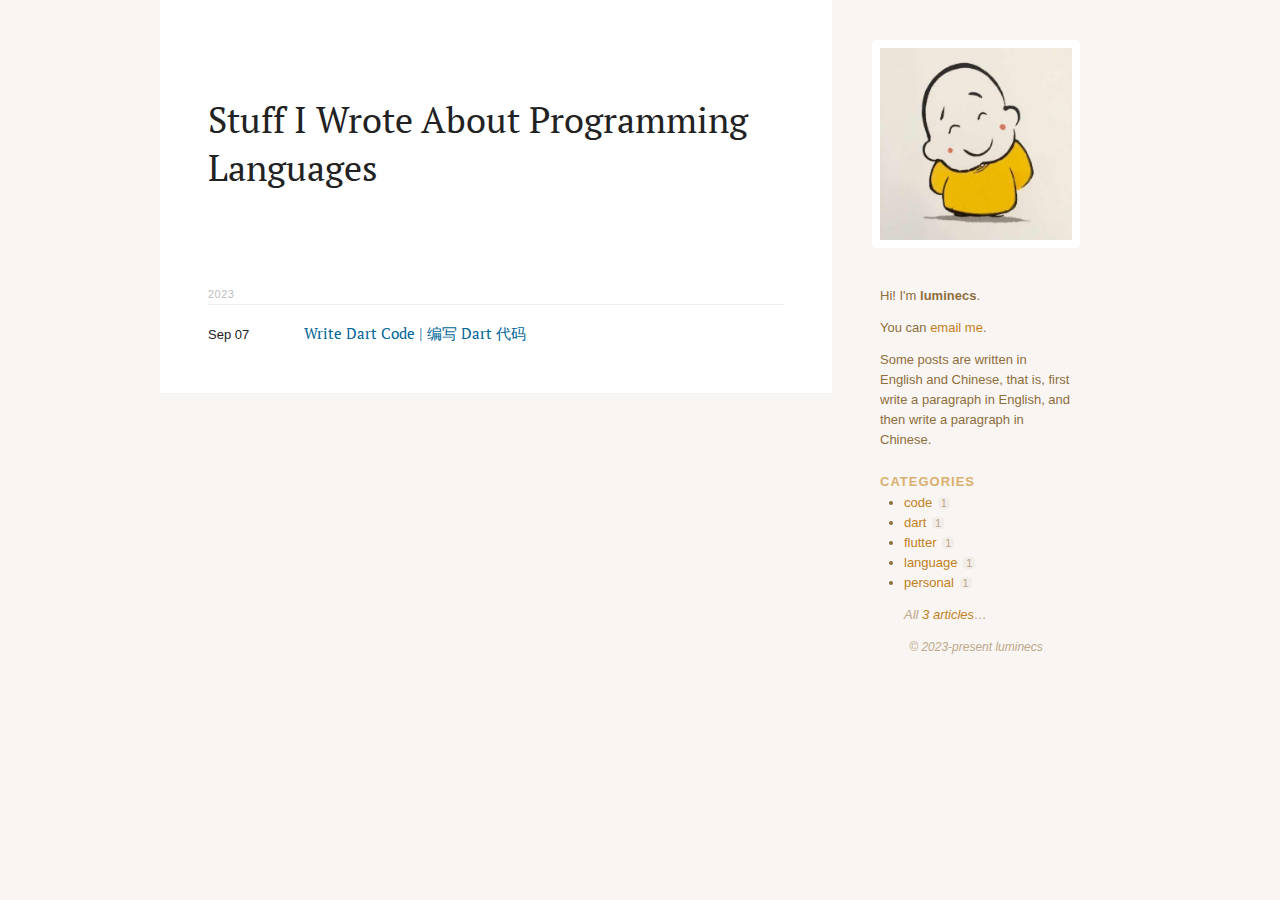
<file: category/language/index.html>
<!DOCTYPE html>
<html>
  <head>
    <meta http-equiv="Content-Type" content="text/html; charset=UTF-8"/>
    <link href='//fonts.googleapis.com/css?family=Source+Code+Pro|PT+Serif:400,700,400italic,700italic' rel='stylesheet' type='text/css'>

    <!-- Tell mobile browsers we're optimized for them and they don't need to
         crop the viewport. -->
    <meta name="viewport" content="width=device-width, initial-scale=1, maximum-scale=1"/>
    <link rel="alternate" type="application/rss+xml" title="RSS 2.0" href="/rss.xml" />
    <link rel="alternate" type="application/atom+xml" title="Atom 1.0" href="/atom.xml" />
    <link rel="stylesheet" href="/style.css" type="text/css" />

    <link href="//maxcdn.bootstrapcdn.com/font-awesome/4.2.0/css/font-awesome.min.css" rel="stylesheet">

    <title>
      Stuff I Wrote About Programming Languages
      
        &ndash; luminecs.github.io
      
    </title>
  </head>
  <body>
    <div class="column">
      <article>
<header>
<h1>Stuff I Wrote About Programming Languages</h1>
</header>

  

  <h4>2023</h4>
  

<div class="post-box">
  <span class="date">Sep 07</span>
  <a href="/2023/09/07/write-dart-code/" class="title" rel="bookmark"
   title="Permanent Link to Write Dart Code | 编写 Dart 代码">Write Dart Code | 编写 Dart 代码</a>
</div>


</article>
      <nav>
  <div class="nav-first">
    <a href="/"><img src="/image/avatar.jpeg" class="bob"></a>

    <p>Hi! I'm <strong>luminecs</strong>.</p>
    <p>You can <a href="mailto:wangxuke.china@gmail.com">email me</a>.</p>

    <p>Some posts are written in English and Chinese, that is, first write a paragraph in English, and then write a paragraph in Chinese.</p>
  </div>
  <div class="nav-second">
    <h2>Categories</h2>
    <ul><li><a href="/category/code">code</a> <small class='post-count'>1</small></li><li><a href="/category/dart">dart</a> <small class='post-count'>1</small></li><li><a href="/category/flutter">flutter</a> <small class='post-count'>1</small></li><li><a href="/category/language">language</a> <small class='post-count'>1</small></li><li><a href="/category/personal">personal</a> <small class='post-count'>1</small></li></ul>

    <p class="archive">All <a href="/archive">3 articles</a>&hellip;</p>

    <p class="copyright">&copy; 2023-present luminecs</p>
  </div>
</nav>
    </div>
  </body>
</html>
</file>
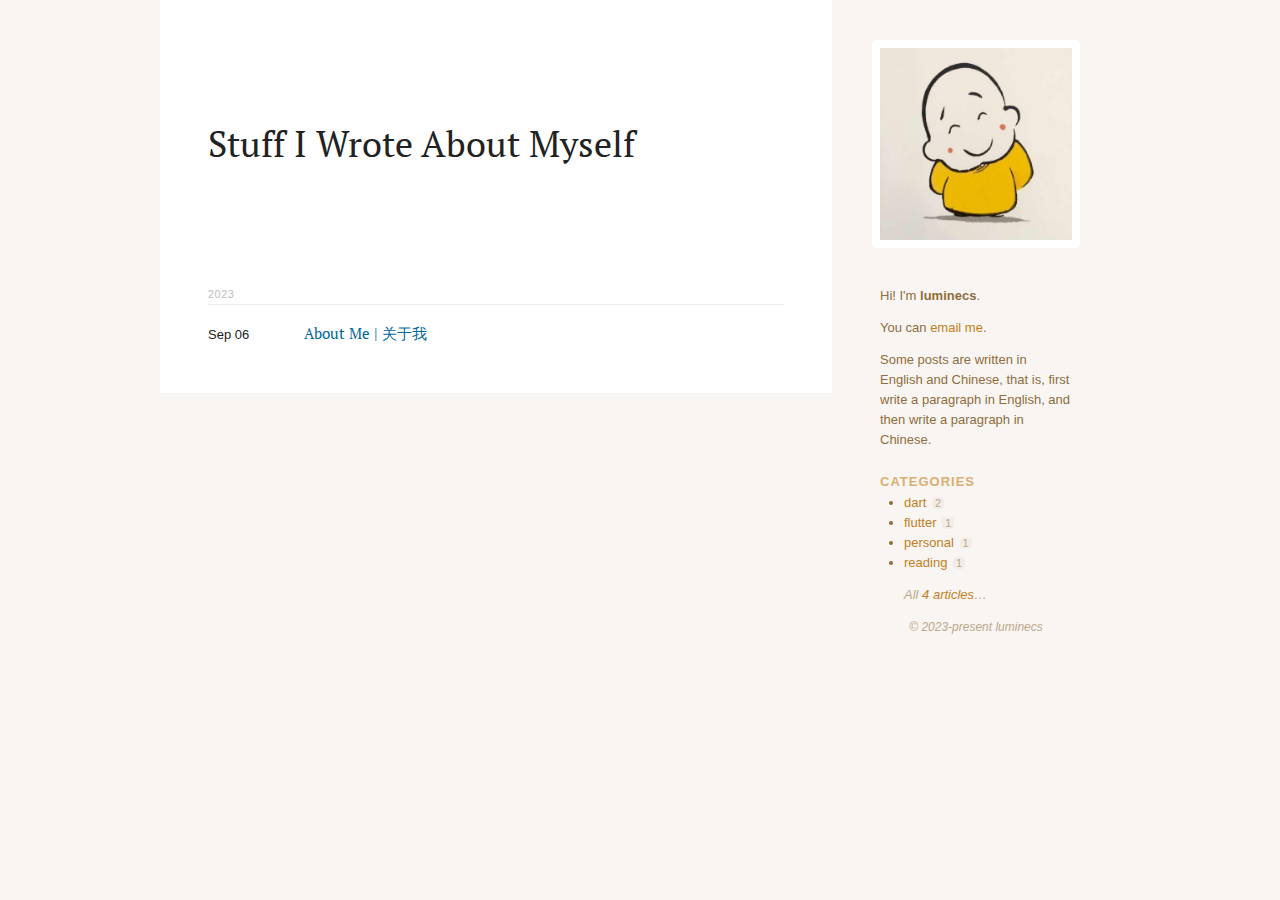
<file: category/personal/index.html>
<!DOCTYPE html>
<html>
  <head>
    <meta http-equiv="Content-Type" content="text/html; charset=UTF-8"/>
    <link href='//fonts.googleapis.com/css?family=Source+Code+Pro|PT+Serif:400,700,400italic,700italic' rel='stylesheet' type='text/css'>

    <!-- Tell mobile browsers we're optimized for them and they don't need to
         crop the viewport. -->
    <meta name="viewport" content="width=device-width, initial-scale=1, maximum-scale=1"/>
    <link rel="alternate" type="application/rss+xml" title="RSS 2.0" href="/rss.xml" />
    <link rel="alternate" type="application/atom+xml" title="Atom 1.0" href="/atom.xml" />
    <link rel="stylesheet" href="/style.css" type="text/css" />

    <link href="//maxcdn.bootstrapcdn.com/font-awesome/4.2.0/css/font-awesome.min.css" rel="stylesheet">

    <title>
      Stuff I Wrote About Myself
      
        &ndash; luminecs.github.io
      
    </title>
  </head>
  <body>
    <div class="column">
      <article>
<header>
<h1>Stuff I Wrote About Myself</h1>
</header>

  

  <h4>2023</h4>
  

<div class="post-box">
  <span class="date">Sep 06</span>
  <a href="/2023/09/06/about-me/" class="title" rel="bookmark"
   title="Permanent Link to About Me | 关于我">About Me | 关于我</a>
</div>


</article>
      <nav>
  <div class="nav-first">
    <a href="/"><img src="/image/avatar.jpeg" class="bob"></a>

    <p>Hi! I'm <strong>luminecs</strong>.</p>
    <p>You can <a href="mailto:wangxuke.china@gmail.com">email me</a>.</p>

    <p>Some posts are written in English and Chinese, that is, first write a paragraph in English, and then write a paragraph in Chinese.</p>
  </div>
  <div class="nav-second">
    <h2>Categories</h2>
    <ul><li><a href="/category/dart">dart</a> <small class='post-count'>2</small></li><li><a href="/category/flutter">flutter</a> <small class='post-count'>1</small></li><li><a href="/category/personal">personal</a> <small class='post-count'>1</small></li><li><a href="/category/reading">reading</a> <small class='post-count'>1</small></li></ul>

    <p class="archive">All <a href="/archive">4 articles</a>&hellip;</p>

    <p class="copyright">&copy; 2023-present luminecs</p>
  </div>
</nav>
    </div>
  </body>
</html>
</file>
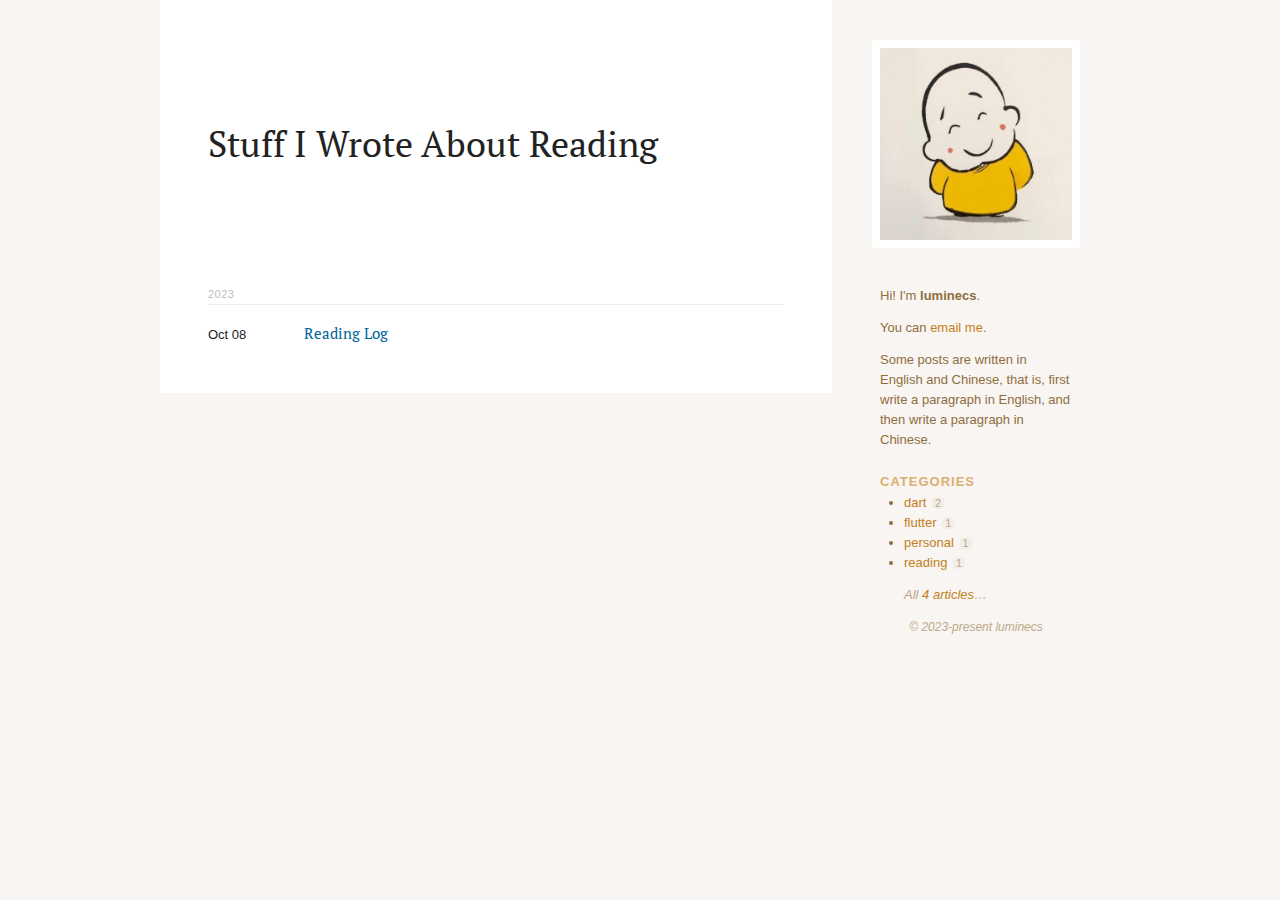
<file: category/reading/index.html>
<!DOCTYPE html>
<html>
  <head>
    <meta http-equiv="Content-Type" content="text/html; charset=UTF-8"/>
    <link href='//fonts.googleapis.com/css?family=Source+Code+Pro|PT+Serif:400,700,400italic,700italic' rel='stylesheet' type='text/css'>

    <!-- Tell mobile browsers we're optimized for them and they don't need to
         crop the viewport. -->
    <meta name="viewport" content="width=device-width, initial-scale=1, maximum-scale=1"/>
    <link rel="alternate" type="application/rss+xml" title="RSS 2.0" href="/rss.xml" />
    <link rel="alternate" type="application/atom+xml" title="Atom 1.0" href="/atom.xml" />
    <link rel="stylesheet" href="/style.css" type="text/css" />

    <link href="//maxcdn.bootstrapcdn.com/font-awesome/4.2.0/css/font-awesome.min.css" rel="stylesheet">

    <title>
      Stuff I Wrote About Reading
      
        &ndash; luminecs.github.io
      
    </title>
  </head>
  <body>
    <div class="column">
      <article>
<header>
<h1>Stuff I Wrote About Reading</h1>
</header>

  

  <h4>2023</h4>
  

<div class="post-box">
  <span class="date">Oct 08</span>
  <a href="/2023/10/08/reading-list/" class="title" rel="bookmark"
   title="Permanent Link to Reading Log">Reading Log</a>
</div>


</article>
      <nav>
  <div class="nav-first">
    <a href="/"><img src="/image/avatar.jpeg" class="bob"></a>

    <p>Hi! I'm <strong>luminecs</strong>.</p>
    <p>You can <a href="mailto:wangxuke.china@gmail.com">email me</a>.</p>

    <p>Some posts are written in English and Chinese, that is, first write a paragraph in English, and then write a paragraph in Chinese.</p>
  </div>
  <div class="nav-second">
    <h2>Categories</h2>
    <ul><li><a href="/category/dart">dart</a> <small class='post-count'>2</small></li><li><a href="/category/flutter">flutter</a> <small class='post-count'>1</small></li><li><a href="/category/personal">personal</a> <small class='post-count'>1</small></li><li><a href="/category/reading">reading</a> <small class='post-count'>1</small></li></ul>

    <p class="archive">All <a href="/archive">4 articles</a>&hellip;</p>

    <p class="copyright">&copy; 2023-present luminecs</p>
  </div>
</nav>
    </div>
  </body>
</html>
</file>
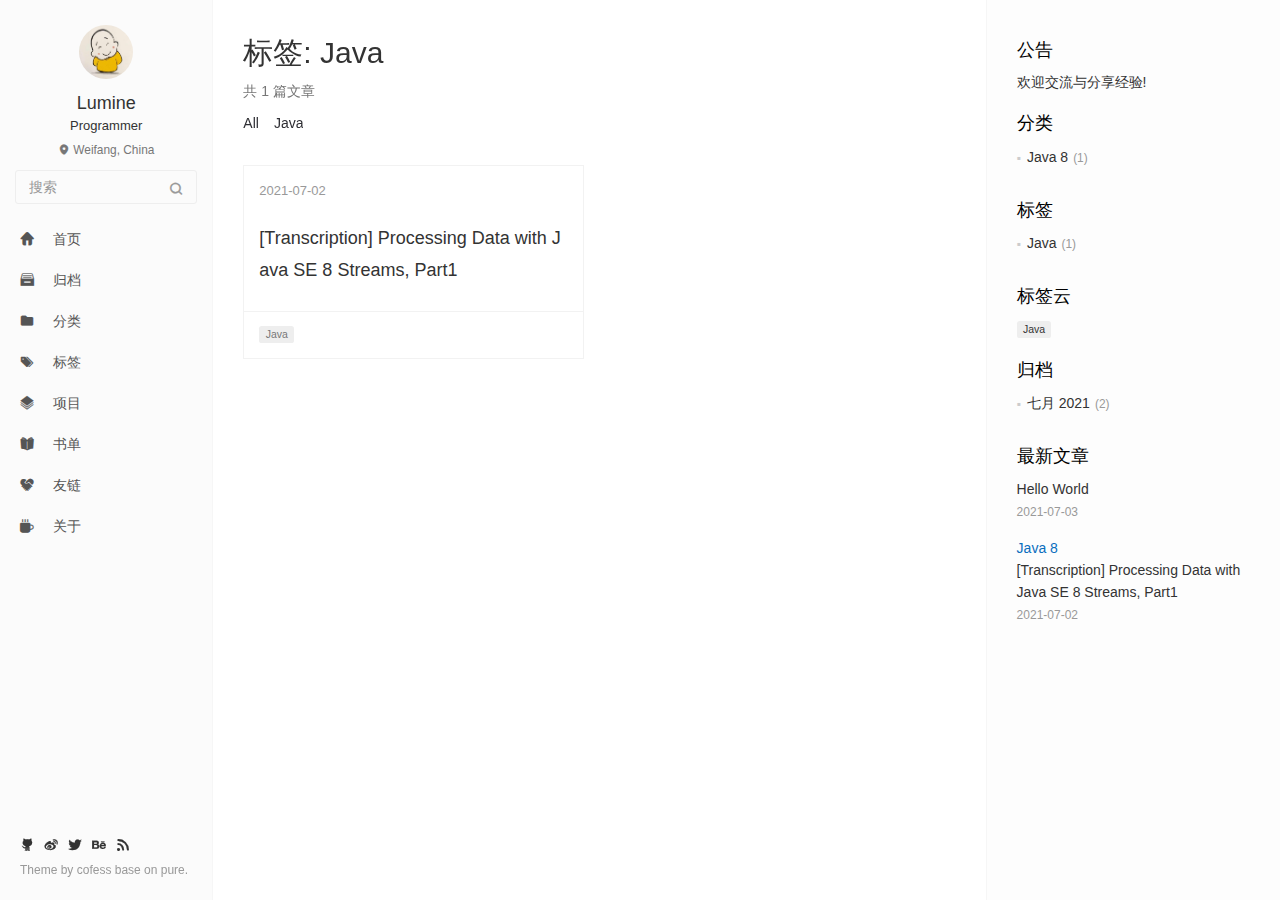
<file: tags/Java/index.html>
<!DOCTYPE html><html lang="zh"><head><meta charset="utf-8"><meta http-equiv="X-UA-Compatible" content="IE=edge,chrome=1"><meta name="viewport" content="width=device-width,initial-scale=1,maximum-scale=1,minimum-scale=1,user-scalable=no,minimal-ui"><meta name="renderer" content="webkit"><meta http-equiv="Cache-Control" content="no-transform"><meta http-equiv="Cache-Control" content="no-siteapp"><meta name="apple-mobile-web-app-capable" content="yes"><meta name="apple-mobile-web-app-status-bar-style" content="black"><meta name="format-detection" content="telephone=no,email=no,adress=no"><meta name="theme-color" content="#000000"><meta http-equiv="window-target" content="_top"><title>标签: Java | Hexo</title><meta property="og:type" content="website"><meta property="og:title" content="luminecs blog"><meta property="og:url" content="http://example.com/tags/Java/index.html"><meta property="og:site_name" content="luminecs blog"><meta property="og:locale" content="zh_CN"><meta property="article:author" content="lumine"><meta name="twitter:card" content="summary"><link rel="canonical" href="http://example.com/tags/Java/index.html"><link rel="alternate" href="/atom.xml" title="luminecs blog" type="application/atom+xml"><link rel="icon" href="/favicon.png" type="image/x-icon"><link rel="stylesheet" href="/css/style.css"><meta name="generator" content="Hexo 5.4.0"></head><body class="main-center" itemscope itemtype="http://schema.org/WebPage"><header class="header" itemscope itemtype="http://schema.org/WPHeader"><div class="slimContent"><div class="navbar-header"><div class="profile-block text-center"><a id="avatar" href="https://github.com/luminecs" target="_blank"><img class="img-circle img-rotate" src="/images/avatar.jpg" width="200" height="200"></a><h2 id="name" class="hidden-xs hidden-sm">Lumine</h2><h3 id="title" class="hidden-xs hidden-sm hidden-md">Programmer</h3><small id="location" class="text-muted hidden-xs hidden-sm"><i class="icon icon-map-marker"></i> Weifang, China</small></div><div class="search" id="search-form-wrap"><form class="search-form sidebar-form"><div class="input-group"><input type="text" class="search-form-input form-control" placeholder="搜索"> <span class="input-group-btn"><button type="submit" class="search-form-submit btn btn-flat" onclick="return!1"><i class="icon icon-search"></i></button></span></div></form><div class="ins-search"><div class="ins-search-mask"></div><div class="ins-search-container"><div class="ins-input-wrapper"><input type="text" class="ins-search-input" placeholder="想要查找什么..." x-webkit-speech> <button type="button" class="close ins-close ins-selectable" data-dismiss="modal" aria-label="Close"><span aria-hidden="true">×</span></button></div><div class="ins-section-wrapper"><div class="ins-section-container"></div></div></div></div></div><button class="navbar-toggle collapsed" type="button" data-toggle="collapse" data-target="#main-navbar" aria-controls="main-navbar" aria-expanded="false"><span class="sr-only">Toggle navigation</span> <span class="icon-bar"></span> <span class="icon-bar"></span> <span class="icon-bar"></span></button></div><nav id="main-navbar" class="collapse navbar-collapse" itemscope itemtype="http://schema.org/SiteNavigationElement" role="navigation"><ul class="nav navbar-nav main-nav"><li class="menu-item menu-item-home"><a href="/."><i class="icon icon-home-fill"></i> <span class="menu-title">首页</span></a></li><li class="menu-item menu-item-archives"><a href="/archives"><i class="icon icon-archives-fill"></i> <span class="menu-title">归档</span></a></li><li class="menu-item menu-item-categories"><a href="/categories"><i class="icon icon-folder"></i> <span class="menu-title">分类</span></a></li><li class="menu-item menu-item-tags"><a href="/tags"><i class="icon icon-tags"></i> <span class="menu-title">标签</span></a></li><li class="menu-item menu-item-repository"><a href="/repository"><i class="icon icon-project"></i> <span class="menu-title">项目</span></a></li><li class="menu-item menu-item-books"><a href="/books"><i class="icon icon-book-fill"></i> <span class="menu-title">书单</span></a></li><li class="menu-item menu-item-links"><a href="/links"><i class="icon icon-friendship"></i> <span class="menu-title">友链</span></a></li><li class="menu-item menu-item-about"><a href="/about"><i class="icon icon-cup-fill"></i> <span class="menu-title">关于</span></a></li></ul><ul class="social-links"><li><a href="https://github.com/luminecs" target="_blank" title="Github" data-toggle="tooltip" data-placement="top"><i class="icon icon-github"></i></a></li><li><a href="http://baidu.com" target="_blank" title="Weibo" data-toggle="tooltip" data-placement="top"><i class="icon icon-weibo"></i></a></li><li><a href="https://baidu.com" target="_blank" title="Twitter" data-toggle="tooltip" data-placement="top"><i class="icon icon-twitter"></i></a></li><li><a href="https://baidu.com" target="_blank" title="Behance" data-toggle="tooltip" data-placement="top"><i class="icon icon-behance"></i></a></li><li><a href="/atom.xml" target="_blank" title="Rss" data-toggle="tooltip" data-placement="top"><i class="icon icon-rss"></i></a></li></ul></nav></div></header><aside class="sidebar" itemscope itemtype="http://schema.org/WPSideBar"><div class="slimContent"><div class="widget"><h3 class="widget-title">公告</h3><div class="widget-body"><div id="board"><div class="content"><p>欢迎交流与分享经验!</p></div></div></div></div><div class="widget"><h3 class="widget-title">分类</h3><div class="widget-body"><ul class="category-list"><li class="category-list-item"><a class="category-list-link" href="/categories/Java-8/">Java 8</a><span class="category-list-count">1</span></li></ul></div></div><div class="widget"><h3 class="widget-title">标签</h3><div class="widget-body"><ul class="tag-list" itemprop="keywords"><li class="tag-list-item"><a class="tag-list-link" href="/tags/Java/" rel="tag">Java</a><span class="tag-list-count">1</span></li></ul></div></div><div class="widget"><h3 class="widget-title">标签云</h3><div class="widget-body tagcloud"><a href="/tags/Java/" style="font-size:13px">Java</a></div></div><div class="widget"><h3 class="widget-title">归档</h3><div class="widget-body"><ul class="archive-list"><li class="archive-list-item"><a class="archive-list-link" href="/archives/2021/07/">七月 2021</a><span class="archive-list-count">2</span></li></ul></div></div><div class="widget"><h3 class="widget-title">最新文章</h3><div class="widget-body"><ul class="recent-post-list list-unstyled no-thumbnail"><li><div class="item-inner"><p class="item-category"></p><p class="item-title"><a href="/2021/07/03/hello-world/" class="title">Hello World</a></p><p class="item-date"><time datetime="2021-07-02T22:15:00.223Z" itemprop="datePublished">2021-07-03</time></p></div></li><li><div class="item-inner"><p class="item-category"><a class="category-link" href="/categories/Java-8/">Java 8</a></p><p class="item-title"><a href="/2021/07/02/java-8/" class="title">[Transcription] Processing Data with Java SE 8 Streams, Part1</a></p><p class="item-date"><time datetime="2021-07-02T02:35:12.000Z" itemprop="datePublished">2021-07-02</time></p></div></li></ul></div></div></div></aside><main class="main" role="main"><article class="content article article-tags post-type-list" itemscope><header class="article-header"><h1 itemprop="name" class="hidden-xs">标签: Java</h1><p class="text-muted hidden-xs">共 1 篇文章</p><nav role="navigation" id="nav-main" class="okayNav"><ul><li><a href="/tags">All</a></li><li><a href="/tags/Java/">Java</a></li></ul></nav></header><div class="article-body"><div class="row"><div class="col-md-6"><article class="panel panel-default hover-shadow hover-grow" itemscope itemtype="http://schema.org/BlogPosting"><div class="panel-body"><div class="article-meta"><time datetime="2021-07-02T02:35:12.000Z" itemprop="datePublished">2021-07-02</time></div><h3 class="article-title" itemprop="name"><a class="article-link" href="/2021/07/02/java-8/">[Transcription] Processing Data with Java SE 8 Streams, Part1</a></h3></div><div class="panel-footer"><a href="/tags/Java/" class="label label-default mb">Java</a></div></article></div></div></div></article></main><footer class="footer" itemscope itemtype="http://schema.org/WPFooter"><ul class="social-links"><li><a href="https://github.com/luminecs" target="_blank" title="Github" data-toggle="tooltip" data-placement="top"><i class="icon icon-github"></i></a></li><li><a href="http://baidu.com" target="_blank" title="Weibo" data-toggle="tooltip" data-placement="top"><i class="icon icon-weibo"></i></a></li><li><a href="https://baidu.com" target="_blank" title="Twitter" data-toggle="tooltip" data-placement="top"><i class="icon icon-twitter"></i></a></li><li><a href="https://baidu.com" target="_blank" title="Behance" data-toggle="tooltip" data-placement="top"><i class="icon icon-behance"></i></a></li><li><a href="/atom.xml" target="_blank" title="Rss" data-toggle="tooltip" data-placement="top"><i class="icon icon-rss"></i></a></li></ul><div class="copyright"><div class="publishby">Theme by <a href="https://github.com/cofess" target="_blank">cofess </a>base on <a href="https://github.com/cofess/hexo-theme-pure" target="_blank">pure</a>.</div></div></footer><script src="//cdn.jsdelivr.net/npm/jquery@1.12.4/dist/jquery.min.js"></script><script>window.jQuery||document.write('<script src="js/jquery.min.js"><\/script>')</script><script src="/js/plugin.min.js"></script><script src="/js/application.js"></script><script>window.INSIGHT_CONFIG={TRANSLATION:{POSTS:"文章",PAGES:"页面",CATEGORIES:"分类",TAGS:"标签",UNTITLED:"(未命名)"},ROOT_URL:"/",CONTENT_URL:"/content.json"}</script><script src="/js/insight.js"></script></body></html>
</file>
<file: style.css>
@charset "UTF-8";
html, body, div, span, h1, h2, h3, h4, h5, h6, p, blockquote, pre, a, abbr,
acronym, address, cite, code, figure, img, ins, q, s, samp, small, strike,
sub, sup, tt, var, dl, dt, dd, ol, ul, li, fieldset, form, label, legend, table,
caption, tbody, tfoot, thead, tr, th, td {
  margin: 0;
  padding: 0;
  border: 0;
  font-size: 100%;
  font: inherit;
  vertical-align: baseline;
}

body {
  line-height: 1;
  color: #222;
  background: hsl(35, 30%, 96%);
}

table {
  border-spacing: 0;
}

a {
  text-decoration: none;
}

.column {
  max-width: 960px;
  margin: 0 auto;
  position: relative;
}

.grid {
  background: url("/image/grid.png");
  z-index: 100;
  position: absolute;
  left: 0;
  top: 0;
  width: 100%;
  height: 100%;
}

.right {
  text-align: right;
}

nav {
  width: 192px;
  position: absolute;
  right: 0;
  top: 0;
  margin-top: 48px;
  padding: 0 48px 24px 48px;
  font: 13px/20px "Open Sans", "Lucida Sans Unicode", "Lucida Grande", sans-serif;
  color: hsl(35, 40%, 40%);
}
nav img.bob {
  border-radius: 4px;
  -moz-border-radius: 4px;
  -webkit-border-radius: 4px;
  background: #fff;
  width: 192px;
  margin: -8px -8px 32px -8px;
  border: solid 8px #fff;
  border-radius: 4px;
}
nav img.rss {
  vertical-align: middle;
  padding-bottom: 3px;
}
nav h2 {
  margin: 24px 0 4px 0;
  color: hsl(35, 60%, 65%);
  font: normal 13px "Open Sans", "Lucida Sans Unicode", "Lucida Grande", sans-serif;
  font-weight: 600;
  text-transform: uppercase;
  letter-spacing: 1px;
}
nav code {
  font: 13px "Source Code Pro", Courier, monospace;
}
nav a {
  color: hsl(35, 70%, 45%);
}
nav a:hover {
  color: hsl(35, 80%, 70%);
}
nav p {
  margin-bottom: 12px;
}
nav ul {
  padding-left: 24px;
  margin-bottom: 12px;
}
nav small {
  font-size: 11px;
  color: #bda88a;
}
nav .copyright {
  font-size: 12px;
  font-style: italic;
  color: #bda88a;
  text-align: center;
}
nav .archive {
  padding-left: 24px;
  font-style: italic;
  color: #bda88a;
}
nav .post-count {
  background: #f2ede8;
  margin-left: 2px;
  padding: 0 3px;
  border-radius: 4px;
}

header {
  position: relative;
  display: table;
  width: 100%;
  height: 192px;
  margin-bottom: 48px;
}
header h1 {
  display: table-cell;
  vertical-align: middle;
  font: normal 36px/48px "PT Serif", Georgia, serif;
}
header h1 a {
  color: #222;
}
header a.older, header a.newer {
  position: absolute;
  font: normal 22px/40px "PT Serif", Georgia, serif;
  background: #fff;
  border-radius: 40px;
  padding: 0 16px;
  bottom: -80px;
  color: #bdbdbd;
}
header .older {
  left: -68px;
}
header .newer {
  right: -68px;
}

article {
  padding: 48px;
  margin-right: 288px;
  background: #fff;
}
article h2 {
  font: normal 24px "PT Serif", Georgia, serif;
  padding: 24px 0 12px 0;
  font-weight: 700;
}
article h2 code {
  background: inherit;
  color: hsl(200, 25%, 25%);
  font: 24px "Source Code Pro", Courier, monospace;
  font-weight: 700;
  padding: 0;
}
article h3 {
  font: italic 19px/24px "PT Serif", Georgia, serif;
  padding: 24px 0 12px 0;
}
article h3 code {
  background: inherit;
  color: hsl(200, 25%, 25%);
  font: italic 19px "Source Code Pro", Courier, monospace;
  padding: 0;
}
article h4 {
  position: relative;
  font: 11px "Open Sans", "Lucida Sans Unicode", "Lucida Grande", sans-serif;
  padding: 0 0 4px 0;
  margin-bottom: 16px;
  color: #bdbdbd;
  text-transform: uppercase;
  letter-spacing: 0.5px;
  border-bottom: solid 1px #eee;
}
article h4 a {
  color: #bdbdbd;
}
article h4 .tags {
  position: absolute;
  top: 0;
  right: 0;
}
article h4 .tags a {
  margin-left: 5px;
}
article a {
  color: hsl(200, 100%, 30%);
}
article a:hover {
  color: hsl(200, 100%, 50%);
}
article p {
  font: 18px/25px "PT Serif", Georgia, serif;
  padding: 8px 0;
  color: #222;
  letter-spacing: 0;
}
article p + p {
  padding-top: 12px;
}
article ol, article ul {
  margin-left: 24px;
}
article ol li {
  font: bold 13px "PT Serif", Georgia, serif;
}
article a, article a code {
  color: hsl(200, 100%, 30%);
}
article a:hover, article a code:hover {
  color: hsl(200, 100%, 50%);
}
article strong code {
  font-weight: bold;
}
article code {
  border-radius: 4px;
  -moz-border-radius: 4px;
  -webkit-border-radius: 4px;
  background: hsl(200, 30%, 97%);
  padding: 1px 3px;
  color: hsl(200, 25%, 25%);
  font: 15px/18px "Source Code Pro", Courier, monospace;
  white-space: pre;
}
article pre {
  border-radius: 4px;
  -moz-border-radius: 4px;
  -webkit-border-radius: 4px;
  background: hsl(200, 30%, 97%);
  margin: 6px 0;
  padding: 6px 12px;
  color: hsl(200, 25%, 25%);
  overflow: auto;
}
article pre code {
  padding: 0;
  font: 13px/18px "Source Code Pro", Courier, monospace;
}
article pre code.language-asciiart {
  font: 14px/17px "Source Code Pro", Courier, monospace;
}
article tt {
  font: 13px/18px "Source Code Pro", Courier, monospace;
  color: hsl(200, 25%, 25%);
}
article blockquote {
  color: #7a7a7a;
  padding: 0 24px;
}
article blockquote p {
  color: #7a7a7a;
  font: italic 18px/26px "PT Serif", Georgia, serif;
  padding: 4px 0;
}
article blockquote p strong {
  font-weight: 600;
}
article hr {
  border: none;
  border-top: 1px solid #eee;
  color: #bdbdbd;
  overflow: visible;
  text-align: center;
  padding: 0;
  margin: 26px 0 8px 0;
}
article hr:after {
  background: #fff;
  font-size: 20px;
  content: "§";
  padding: 0 4px;
  position: relative;
  top: -11px;
}
article .cite {
  font: italic 13px/24px "Open Sans", "Lucida Sans Unicode", "Lucida Grande", sans-serif;
  color: #a7a7a7;
  display: block;
  text-align: right;
  margin-top: 0;
  padding: 0 24px 12px 0;
}
article .cite:before {
  content: "— ";
}
article .update {
  border-radius: 4px;
  -moz-border-radius: 4px;
  -webkit-border-radius: 4px;
  background: hsl(35, 100%, 96%);
  margin: 12px 0;
  padding: 0 12px;
  color: hsl(35, 40%, 50%);
}
article .update p {
  font: 14px/24px "Open Sans", "Lucida Sans Unicode", "Lucida Grande", sans-serif;
  color: hsl(35, 40%, 50%);
}
article .update code {
  background: #eee9df;
  font-size: 13px/22px;
}
article .update a, article .update a code {
  color: hsl(35, 90%, 45%);
}
article .update a:hover, article .update a code:hover {
  color: hsl(35, 100%, 30%);
}
article img {
  border-radius: 4px;
  -moz-border-radius: 4px;
  -webkit-border-radius: 4px;
  background: inherit;
  display: block;
  padding: 6px;
  margin: 6px auto;
}
article img.framed {
  background: hsl(200, 50%, 97%);
}
article figure {
  border-radius: 4px;
  -moz-border-radius: 4px;
  -webkit-border-radius: 4px;
  background: hsl(200, 50%, 97%);
  display: block;
  box-sizing: border-box;
  padding: 10px;
  margin: 10px auto;
  width: 100%;
}
article figure img {
  border-radius: 0;
  padding: 0;
  margin: 0;
  width: 100%;
}
article figure iframe.twitter-tweet {
  margin-left: auto !important;
  margin-right: auto !important;
}
article figure figcaption, article figure label, article figure input, article figure output {
  color: #8b8e8f;
  font: 13px "Open Sans", "Lucida Sans Unicode", "Lucida Grande", sans-serif;
  margin-top: 10px;
}
article .table {
  border-radius: 4px;
  -moz-border-radius: 4px;
  -webkit-border-radius: 4px;
  background: hsl(35, 30%, 96%);
  padding: 6px;
  margin: 6px 0;
}
article table {
  width: 100%;
  border-collapse: collapse;
  color: #4d4c4c;
}
article table td {
  font: 18px/25px "PT Serif", Georgia, serif;
  padding: 0 6px;
}
article table thead td {
  color: hsl(35, 30%, 60%);
  font: 13px/24px "Open Sans", "Lucida Sans Unicode", "Lucida Grande", sans-serif;
  font-weight: 600;
}
article table tbody tr:nth-child(odd) {
  background: hsl(35, 30%, 99%);
}

.social {
  padding: 24px 0 36px 0;
  text-align: center;
}
.social a {
  color: #bdbdbd;
  padding: 0 4px;
}

.comments {
  margin: 0 -48px -48px -48px;
  padding: 24px 48px;
  background: hsl(35, 30%, 92%);
  color: hsl(35, 40%, 40%);
  font: normal 13px "Open Sans", "Lucida Sans Unicode", "Lucida Grande", sans-serif;
}
.comments a.dsq-subscribe-email em, .comments a.dsq-subscribe-rss em {
  text-decoration: none;
}
.comments a {
  color: hsl(35, 70%, 45%);
  text-decoration: none;
}
.comments a:hover {
  color: hsl(35, 80%, 70%);
}

.dsq-comment-text blockquote {
  padding-left: 16px;
  color: #777;
}

.post-box {
  display: table;
}
.post-box .date {
  display: table-cell;
  font: 13px "Open Sans", "Lucida Sans Unicode", "Lucida Grande", sans-serif;
  width: 96px;
}
.post-box .title {
  display: table-cell;
  padding: 0;
  font: 15px/24px "PT Serif", Georgia, serif;
}

.post-box + h4 {
  margin-top: 24px;
}

.highlight span.p {
  color: #6b7b83;
}
.highlight span.n {
  color: hsl(10, 70%, 55%);
}
.highlight span.s {
  color: hsl(30, 100%, 40%);
}
.highlight span.e {
  color: hsl(40, 80%, 50%);
}
.highlight span.f {
  color: hsl(100, 50%, 40%);
}
.highlight span.t {
  color: hsl(180, 100%, 30%);
}
.highlight span.g {
  color: hsl(180, 100%, 30%);
}
.highlight span.o {
  color: hsl(200, 40%, 40%);
}
.highlight span.k {
  color: hsl(200, 100%, 40%);
}
.highlight span.a {
  color: hsl(270, 70%, 65%);
}
.highlight span.r {
  color: hsl(300, 50%, 45%);
}
.highlight span.c {
  color: #939fa5;
}
.highlight span.blue {
  color: hsl(220, 100%, 55%);
}
.highlight span.red {
  color: hsl(5, 100%, 45%);
}
.highlight span.x {
  font-style: italic;
  color: #6b7b83;
  background-color: #ebeff2;
}
.highlight span.u {
  background-color: hsl(5, 100%, 90%);
  color: hsl(5, 100%, 35%);
}

@media only screen and (max-width: 1008px) {
  header {
    display: block;
    height: inherit;
  }
  header h1 {
    display: block;
  }
  article {
    margin: 0 48px;
    padding-top: 96px;
  }
  nav {
    position: relative;
    display: table;
    margin: 0 48px;
    padding-top: 48px;
    width: inherit;
    background: hsl(35, 30%, 88%);
  }
  .nav-first, .nav-second {
    display: table-cell;
    vertical-align: top;
    width: 50%;
  }
  .nav-first {
    padding-right: 24px;
  }
  .nav-second {
    padding-left: 24px;
  }
  .nav-second h2 {
    margin-top: 0;
  }
}
@media only screen and (max-width: 640px) {
  article, nav {
    margin: 0;
  }
  header a.older {
    left: -52px;
  }
  header a.newer {
    right: -52px;
  }
}
@media only screen and (max-width: 480px) {
  article {
    padding: 72px 24px 24px 24px;
  }
  nav {
    padding: 24px;
  }
  .comments {
    margin: 0 -24px -24px -24px;
    padding: 24px;
  }
  header a.older, header a.newer {
    background: hsl(35, 30%, 96%);
    top: -72px;
    bottom: inherit;
  }
  header a.older {
    left: -24px;
    padding: 0 14px 4px 6px;
    border-top-right-radius: 0;
    border-top-left-radius: 0;
    border-bottom-left-radius: 0;
  }
  header a.newer {
    right: -24px;
    padding: 0 6px 4px 14px;
    border-top-right-radius: 0;
    border-top-left-radius: 0;
    border-bottom-right-radius: 0;
  }
  nav {
    display: inherit;
  }
  nav img.bob {
    display: block;
    margin: -8px auto 16px;
  }
  .nav-first, .nav-second {
    display: inherit;
    width: inherit;
    padding: 0;
  }
  .nav-second h2 {
    margin-top: 24px;
  }
  .post-box .date {
    font-size: 11px;
    width: 48px;
  }
  .post-box .title {
    font-size: 14px;
    line-height: 22px;
  }
  header h1 {
    font-size: 28px;
    line-height: 36px;
  }
  header h1 code {
    font-size: 24px;
  }
  article h2 {
    font-size: 20px;
    padding: 20px 0 10px 0;
  }
  article h2 code {
    font-size: 20px;
  }
  article h3 {
    font-size: 17px;
    line-height: 20px;
    padding: 20px 0 10px 0;
  }
  article h4 {
    font-size: 10px;
    margin-bottom: 6px;
  }
  article h4 .tags a {
    margin-left: 2px;
    letter-spacing: 0;
  }
  article p {
    font-size: 14px;
    line-height: 20px;
    padding: 6px 0;
  }
  article ol li {
    font-size: 11px;
  }
  article code {
    padding: 1px 3px;
    font-size: 13px;
  }
  article pre {
    margin: 0;
    padding: 4px 6px;
  }
  article pre code {
    font-size: 12px;
  }
  article blockquote p {
    font-size: 15px;
    line-height: 24px;
  }
  article .cite {
    font-size: 12px;
  }
  article .update p {
    font-size: 12px;
    line-height: 20px;
  }
  article .update code {
    font-size: 12px;
    line-height: 20px;
  }
  article figure figcaption, article figure label, article figure input, article figure output {
    font-size: 11px;
  }
  article .table {
    padding: 2px;
    margin: 4px 0;
  }
  article table td {
    font-size: 12px;
    padding: 0 3px;
  }
  article table thead td {
    font-size: 12px;
  }
}
</file>
<file: css/style.css>
/* build time:Sat Jul 03 2021 09:56:30 GMT+0800 (中国标准时间)*/
@charset "UTF-8";/*!
 * Bootstrap v3.3.7 (http://getbootstrap.com)
 * Copyright 2011-2016 Twitter, Inc.
 * Licensed under MIT (https://github.com/twbs/bootstrap/blob/master/LICENSE)
 *//*! normalize.css v3.0.3 | MIT License | github.com/necolas/normalize.css */html{font-family:sans-serif;-ms-text-size-adjust:100%;-webkit-text-size-adjust:100%}body{margin:0}article,aside,details,figcaption,figure,footer,header,hgroup,main,menu,nav,section,summary{display:block}audio,canvas,progress,video{display:inline-block;vertical-align:baseline}audio:not([controls]){display:none;height:0}[hidden],template{display:none}a{background-color:transparent}a:active,a:hover{outline:0}abbr[title]{border-bottom:1px dotted}b,strong{font-weight:700}dfn{font-style:italic}h1{font-size:2em;margin:.67em 0}mark{background:#ff0;color:#000}small{font-size:80%}sub,sup{font-size:75%;line-height:0;position:relative;vertical-align:baseline}sup{top:-.5em}sub{bottom:-.25em}img{border:0}svg:not(:root){overflow:hidden}figure{margin:1em 40px}hr{-webkit-box-sizing:content-box;box-sizing:content-box;height:0}pre{overflow:auto}code,kbd,pre,samp{font-family:monospace,monospace;font-size:1em}button,input,optgroup,select,textarea{color:inherit;font:inherit;margin:0}button{overflow:visible}button,select{text-transform:none}button,html input[type=button],input[type=reset],input[type=submit]{-webkit-appearance:button;cursor:pointer}button[disabled],html input[disabled]{cursor:default}button::-moz-focus-inner,input::-moz-focus-inner{border:0;padding:0}input{line-height:normal}input[type=checkbox],input[type=radio]{-webkit-box-sizing:border-box;box-sizing:border-box;padding:0}input[type=number]::-webkit-inner-spin-button,input[type=number]::-webkit-outer-spin-button{height:auto}input[type=search]{-webkit-appearance:textfield;-webkit-box-sizing:content-box;box-sizing:content-box}input[type=search]::-webkit-search-cancel-button,input[type=search]::-webkit-search-decoration{-webkit-appearance:none}fieldset{border:1px solid silver;margin:0 2px;padding:.35em .625em .75em}legend{border:0;padding:0}textarea{overflow:auto}optgroup{font-weight:700}table{border-collapse:collapse;border-spacing:0}td,th{padding:0}/*! Source: https://github.com/h5bp/html5-boilerplate/blob/master/src/css/main.css */*{-webkit-box-sizing:border-box;box-sizing:border-box}:after,:before{-webkit-box-sizing:border-box;box-sizing:border-box}html{font-size:10px;-webkit-tap-highlight-color:transparent}button,input,select,textarea{font-family:inherit;font-size:inherit;line-height:inherit}a{color:#2196f3;text-decoration:none}a:focus,a:hover{color:#0a6ebd;text-decoration:underline}a:focus{outline:5px auto -webkit-focus-ring-color;outline-offset:-2px}figure{margin:0}img{vertical-align:middle}.img-responsive{display:block;max-width:100%;height:auto}.img-rounded{border-radius:6px}.img-thumbnail{padding:4px;line-height:1.57143;background-color:#fff;border:1px solid #ddd;border-radius:4px;-webkit-transition:all .2s ease-in-out;transition:all .2s ease-in-out;display:inline-block;max-width:100%;height:auto}.img-circle{border-radius:50%}hr{margin-top:21px;margin-bottom:21px;border:0;border-top:1px solid #eee}.sr-only{position:absolute;width:1px;height:1px;margin:-1px;padding:0;overflow:hidden;clip:rect(0,0,0,0);border:0}.sr-only-focusable:active,.sr-only-focusable:focus{position:static;width:auto;height:auto;margin:0;overflow:visible;clip:auto}[role=button]{cursor:pointer}.h1,.h2,.h3,.h4,.h5,.h6,h1,h2,h3,h4,h5,h6{font-family:inherit;font-weight:500;line-height:1.1;color:inherit}.h1 .small,.h1 small,.h2 .small,.h2 small,.h3 .small,.h3 small,.h4 .small,.h4 small,.h5 .small,.h5 small,.h6 .small,.h6 small,h1 .small,h1 small,h2 .small,h2 small,h3 .small,h3 small,h4 .small,h4 small,h5 .small,h5 small,h6 .small,h6 small{font-weight:400;line-height:1;color:#777}.h1,.h2,.h3,h1,h2,h3{margin-top:21px;margin-bottom:10.5px}.h1 .small,.h1 small,.h2 .small,.h2 small,.h3 .small,.h3 small,h1 .small,h1 small,h2 .small,h2 small,h3 .small,h3 small{font-size:65%}.h4,.h5,.h6,h4,h5,h6{margin-top:10.5px;margin-bottom:10.5px}.h4 .small,.h4 small,.h5 .small,.h5 small,.h6 .small,.h6 small,h4 .small,h4 small,h5 .small,h5 small,h6 .small,h6 small{font-size:75%}.h1,h1{font-size:30px}.h2,h2{font-size:26px}.h3,h3{font-size:22px}.h4,h4{font-size:18px}.h5,h5{font-size:14px}.h6,h6{font-size:12px}p{margin:0 0 10.5px}.lead{margin-bottom:21px;font-size:16px;font-weight:300;line-height:1.4}.small,small{font-size:85%}.mark,mark{background-color:#fcf8e3;padding:.2em}.text-left{text-align:left}.text-right{text-align:right}.text-center{text-align:center}.text-justify{text-align:justify}.text-nowrap{white-space:nowrap}.text-lowercase{text-transform:lowercase}.initialism,.text-uppercase{text-transform:uppercase}.text-capitalize{text-transform:capitalize}.text-muted{color:#777!important}.text-primary{color:#2196f3}a.text-primary:focus,a.text-primary:hover{color:#0c7cd5}.text-success{color:#3c763d}a.text-success:focus,a.text-success:hover{color:#2b542c}.text-info{color:#31708f}a.text-info:focus,a.text-info:hover{color:#245269}.text-warning{color:#8a6d3b}a.text-warning:focus,a.text-warning:hover{color:#66512c}.text-danger{color:#a94442}a.text-danger:focus,a.text-danger:hover{color:#843534}.bg-primary{color:#fff}.bg-primary{background-color:#2196f3}a.bg-primary:focus,a.bg-primary:hover{background-color:#0c7cd5}.bg-success{background-color:#dff0d8}a.bg-success:focus,a.bg-success:hover{background-color:#c1e2b3}.bg-info{background-color:#d9edf7}a.bg-info:focus,a.bg-info:hover{background-color:#afd9ee}.bg-warning{background-color:#fcf8e3}a.bg-warning:focus,a.bg-warning:hover{background-color:#f7ecb5}.bg-danger{background-color:#f2dede}a.bg-danger:focus,a.bg-danger:hover{background-color:#e4b9b9}.page-header{padding-bottom:9.5px;margin:42px 0 21px;border-bottom:1px solid #eee}ol,ul{margin-top:0;margin-bottom:10.5px}ol ol,ol ul,ul ol,ul ul{margin-bottom:0}.list-unstyled{padding-left:0;list-style:none}.list-inline{padding-left:0;list-style:none;margin-left:-5px}.list-inline>li{display:inline-block;padding-left:5px;padding-right:5px}dl{margin-top:0;margin-bottom:21px}dd,dt{line-height:1.57143}dt{font-weight:700}dd{margin-left:0}.dl-horizontal dd:after,.dl-horizontal dd:before{content:" ";display:table}.dl-horizontal dd:after{clear:both}abbr[data-original-title],abbr[title]{cursor:help;border-bottom:1px dotted #777}.initialism{font-size:90%}blockquote{padding:10.5px 16px;margin:0 0 21px;border:1px dotted #eee;border-left:3px solid #eee;background-color:#fbfbfb}blockquote ol:last-child,blockquote p:last-child,blockquote ul:last-child{margin-bottom:0}blockquote .small,blockquote footer,blockquote small{display:block;font-size:80%;line-height:1.57143;color:#777}blockquote .small:before,blockquote footer:before,blockquote small:before{content:'\2014 \00A0'}.blockquote-reverse,blockquote.pull-right{padding-right:15px;padding-left:0;border-right:5px solid #eee;border-left:0;text-align:right}.blockquote-reverse .small:before,.blockquote-reverse footer:before,.blockquote-reverse small:before,blockquote.pull-right .small:before,blockquote.pull-right footer:before,blockquote.pull-right small:before{content:''}.blockquote-reverse .small:after,.blockquote-reverse footer:after,.blockquote-reverse small:after,blockquote.pull-right .small:after,blockquote.pull-right footer:after,blockquote.pull-right small:after{content:'\00A0 \2014'}address{margin-bottom:21px;font-style:normal;line-height:1.57143}.container{margin-right:auto;margin-left:auto;padding-left:15px;padding-right:15px}.container:after,.container:before{content:" ";display:table}.container:after{clear:both}.container-fluid{margin-right:auto;margin-left:auto;padding-left:15px;padding-right:15px}.container-fluid:after,.container-fluid:before{content:" ";display:table}.container-fluid:after{clear:both}.row{margin-left:-15px;margin-right:-15px}.row:after,.row:before{content:" ";display:table}.row:after{clear:both}.col-lg-1,.col-lg-10,.col-lg-11,.col-lg-12,.col-lg-2,.col-lg-3,.col-lg-4,.col-lg-5,.col-lg-6,.col-lg-7,.col-lg-8,.col-lg-9,.col-md-1,.col-md-10,.col-md-11,.col-md-12,.col-md-2,.col-md-3,.col-md-4,.col-md-5,.col-md-6,.col-md-7,.col-md-8,.col-md-9,.col-sm-1,.col-sm-10,.col-sm-11,.col-sm-12,.col-sm-2,.col-sm-3,.col-sm-4,.col-sm-5,.col-sm-6,.col-sm-7,.col-sm-8,.col-sm-9,.col-xs-1,.col-xs-10,.col-xs-11,.col-xs-12,.col-xs-2,.col-xs-3,.col-xs-4,.col-xs-5,.col-xs-6,.col-xs-7,.col-xs-8,.col-xs-9{position:relative;min-height:1px;padding-left:15px;padding-right:15px}.col-xs-1,.col-xs-10,.col-xs-11,.col-xs-12,.col-xs-2,.col-xs-3,.col-xs-4,.col-xs-5,.col-xs-6,.col-xs-7,.col-xs-8,.col-xs-9{float:left}.col-xs-1{width:8.33333%}.col-xs-2{width:16.66667%}.col-xs-3{width:25%}.col-xs-4{width:33.33333%}.col-xs-5{width:41.66667%}.col-xs-6{width:50%}.col-xs-7{width:58.33333%}.col-xs-8{width:66.66667%}.col-xs-9{width:75%}.col-xs-10{width:83.33333%}.col-xs-11{width:91.66667%}.col-xs-12{width:100%}.col-xs-pull-0{right:auto}.col-xs-pull-1{right:8.33333%}.col-xs-pull-2{right:16.66667%}.col-xs-pull-3{right:25%}.col-xs-pull-4{right:33.33333%}.col-xs-pull-5{right:41.66667%}.col-xs-pull-6{right:50%}.col-xs-pull-7{right:58.33333%}.col-xs-pull-8{right:66.66667%}.col-xs-pull-9{right:75%}.col-xs-pull-10{right:83.33333%}.col-xs-pull-11{right:91.66667%}.col-xs-pull-12{right:100%}.col-xs-push-0{left:auto}.col-xs-push-1{left:8.33333%}.col-xs-push-2{left:16.66667%}.col-xs-push-3{left:25%}.col-xs-push-4{left:33.33333%}.col-xs-push-5{left:41.66667%}.col-xs-push-6{left:50%}.col-xs-push-7{left:58.33333%}.col-xs-push-8{left:66.66667%}.col-xs-push-9{left:75%}.col-xs-push-10{left:83.33333%}.col-xs-push-11{left:91.66667%}.col-xs-push-12{left:100%}.col-xs-offset-0{margin-left:0}.col-xs-offset-1{margin-left:8.33333%}.col-xs-offset-2{margin-left:16.66667%}.col-xs-offset-3{margin-left:25%}.col-xs-offset-4{margin-left:33.33333%}.col-xs-offset-5{margin-left:41.66667%}.col-xs-offset-6{margin-left:50%}.col-xs-offset-7{margin-left:58.33333%}.col-xs-offset-8{margin-left:66.66667%}.col-xs-offset-9{margin-left:75%}.col-xs-offset-10{margin-left:83.33333%}.col-xs-offset-11{margin-left:91.66667%}.col-xs-offset-12{margin-left:100%}.btn{display:inline-block;margin-bottom:0;font-weight:400;text-align:center;vertical-align:middle;-ms-touch-action:manipulation;touch-action:manipulation;cursor:pointer;background-image:none;border:1px solid transparent;white-space:nowrap;padding:6px 12px;font-size:14px;line-height:1.57143;border-radius:4px;-webkit-user-select:none;-moz-user-select:none;-ms-user-select:none;user-select:none}.btn.active.focus,.btn.active:focus,.btn.focus,.btn:active.focus,.btn:active:focus,.btn:focus{outline:5px auto -webkit-focus-ring-color;outline-offset:-2px}.btn.focus,.btn:focus,.btn:hover{color:#333;text-decoration:none}.btn.active,.btn:active{outline:0;background-image:none;-webkit-box-shadow:inset 0 3px 5px rgba(0,0,0,.125);box-shadow:inset 0 3px 5px rgba(0,0,0,.125)}.btn.disabled,.btn[disabled],fieldset[disabled] .btn{cursor:not-allowed;opacity:.65;-webkit-box-shadow:none;box-shadow:none}a.btn.disabled,fieldset[disabled] a.btn{pointer-events:none}.btn-default{color:#333;background-color:#fff;border-color:#ccc}.btn-default.focus,.btn-default:focus{color:#333;background-color:#e6e6e6;border-color:#8c8c8c}.btn-default:hover{color:#333;background-color:#e6e6e6;border-color:#adadad}.btn-default.active,.btn-default:active,.open>.btn-default.dropdown-toggle{color:#333;background-color:#e6e6e6;border-color:#adadad}.btn-default.active.focus,.btn-default.active:focus,.btn-default.active:hover,.btn-default:active.focus,.btn-default:active:focus,.btn-default:active:hover,.open>.btn-default.dropdown-toggle.focus,.open>.btn-default.dropdown-toggle:focus,.open>.btn-default.dropdown-toggle:hover{color:#333;background-color:#d4d4d4;border-color:#8c8c8c}.btn-default.active,.btn-default:active,.open>.btn-default.dropdown-toggle{background-image:none}.btn-default.disabled.focus,.btn-default.disabled:focus,.btn-default.disabled:hover,.btn-default[disabled].focus,.btn-default[disabled]:focus,.btn-default[disabled]:hover,fieldset[disabled] .btn-default.focus,fieldset[disabled] .btn-default:focus,fieldset[disabled] .btn-default:hover{background-color:#fff;border-color:#ccc}.btn-default .badge{color:#fff;background-color:#333}.btn-primary{color:#fff;background-color:#2196f3;border-color:#0d8aee}.btn-primary.focus,.btn-primary:focus{color:#fff;background-color:#0c7cd5;border-color:#064475}.btn-primary:hover{color:#fff;background-color:#0c7cd5;border-color:#0a68b4}.btn-primary.active,.btn-primary:active,.open>.btn-primary.dropdown-toggle{color:#fff;background-color:#0c7cd5;border-color:#0a68b4}.btn-primary.active.focus,.btn-primary.active:focus,.btn-primary.active:hover,.btn-primary:active.focus,.btn-primary:active:focus,.btn-primary:active:hover,.open>.btn-primary.dropdown-toggle.focus,.open>.btn-primary.dropdown-toggle:focus,.open>.btn-primary.dropdown-toggle:hover{color:#fff;background-color:#0a68b4;border-color:#064475}.btn-primary.active,.btn-primary:active,.open>.btn-primary.dropdown-toggle{background-image:none}.btn-primary.disabled.focus,.btn-primary.disabled:focus,.btn-primary.disabled:hover,.btn-primary[disabled].focus,.btn-primary[disabled]:focus,.btn-primary[disabled]:hover,fieldset[disabled] .btn-primary.focus,fieldset[disabled] .btn-primary:focus,fieldset[disabled] .btn-primary:hover{background-color:#2196f3;border-color:#0d8aee}.btn-primary .badge{color:#2196f3;background-color:#fff}.btn-success{color:#fff;background-color:#5cb85c;border-color:#4cae4c}.btn-success.focus,.btn-success:focus{color:#fff;background-color:#449d44;border-color:#255625}.btn-success:hover{color:#fff;background-color:#449d44;border-color:#398439}.btn-success.active,.btn-success:active,.open>.btn-success.dropdown-toggle{color:#fff;background-color:#449d44;border-color:#398439}.btn-success.active.focus,.btn-success.active:focus,.btn-success.active:hover,.btn-success:active.focus,.btn-success:active:focus,.btn-success:active:hover,.open>.btn-success.dropdown-toggle.focus,.open>.btn-success.dropdown-toggle:focus,.open>.btn-success.dropdown-toggle:hover{color:#fff;background-color:#398439;border-color:#255625}.btn-success.active,.btn-success:active,.open>.btn-success.dropdown-toggle{background-image:none}.btn-success.disabled.focus,.btn-success.disabled:focus,.btn-success.disabled:hover,.btn-success[disabled].focus,.btn-success[disabled]:focus,.btn-success[disabled]:hover,fieldset[disabled] .btn-success.focus,fieldset[disabled] .btn-success:focus,fieldset[disabled] .btn-success:hover{background-color:#5cb85c;border-color:#4cae4c}.btn-success .badge{color:#5cb85c;background-color:#fff}.btn-info{color:#fff;background-color:#56ccf2;border-color:#3ec5f0}.btn-info.focus,.btn-info:focus{color:#fff;background-color:#27beee;border-color:#0d7ea3}.btn-info:hover{color:#fff;background-color:#27beee;border-color:#11aee0}.btn-info.active,.btn-info:active,.open>.btn-info.dropdown-toggle{color:#fff;background-color:#27beee;border-color:#11aee0}.btn-info.active.focus,.btn-info.active:focus,.btn-info.active:hover,.btn-info:active.focus,.btn-info:active:focus,.btn-info:active:hover,.open>.btn-info.dropdown-toggle.focus,.open>.btn-info.dropdown-toggle:focus,.open>.btn-info.dropdown-toggle:hover{color:#fff;background-color:#11aee0;border-color:#0d7ea3}.btn-info.active,.btn-info:active,.open>.btn-info.dropdown-toggle{background-image:none}.btn-info.disabled.focus,.btn-info.disabled:focus,.btn-info.disabled:hover,.btn-info[disabled].focus,.btn-info[disabled]:focus,.btn-info[disabled]:hover,fieldset[disabled] .btn-info.focus,fieldset[disabled] .btn-info:focus,fieldset[disabled] .btn-info:hover{background-color:#56ccf2;border-color:#3ec5f0}.btn-info .badge{color:#56ccf2;background-color:#fff}.btn-warning{color:#fff;background-color:#f09819;border-color:#e18b0f}.btn-warning.focus,.btn-warning:focus{color:#fff;background-color:#c97c0d;border-color:#694107}.btn-warning:hover{color:#fff;background-color:#c97c0d;border-color:#a7670b}.btn-warning.active,.btn-warning:active,.open>.btn-warning.dropdown-toggle{color:#fff;background-color:#c97c0d;border-color:#a7670b}.btn-warning.active.focus,.btn-warning.active:focus,.btn-warning.active:hover,.btn-warning:active.focus,.btn-warning:active:focus,.btn-warning:active:hover,.open>.btn-warning.dropdown-toggle.focus,.open>.btn-warning.dropdown-toggle:focus,.open>.btn-warning.dropdown-toggle:hover{color:#fff;background-color:#a7670b;border-color:#694107}.btn-warning.active,.btn-warning:active,.open>.btn-warning.dropdown-toggle{background-image:none}.btn-warning.disabled.focus,.btn-warning.disabled:focus,.btn-warning.disabled:hover,.btn-warning[disabled].focus,.btn-warning[disabled]:focus,.btn-warning[disabled]:hover,fieldset[disabled] .btn-warning.focus,fieldset[disabled] .btn-warning:focus,fieldset[disabled] .btn-warning:hover{background-color:#f09819;border-color:#e18b0f}.btn-warning .badge{color:#f09819;background-color:#fff}.btn-danger{color:#fff;background-color:#ff512f;border-color:#ff3c16}.btn-danger.focus,.btn-danger:focus{color:#fff;background-color:#fb2900;border-color:#951800}.btn-danger:hover{color:#fff;background-color:#fb2900;border-color:#d72300}.btn-danger.active,.btn-danger:active,.open>.btn-danger.dropdown-toggle{color:#fff;background-color:#fb2900;border-color:#d72300}.btn-danger.active.focus,.btn-danger.active:focus,.btn-danger.active:hover,.btn-danger:active.focus,.btn-danger:active:focus,.btn-danger:active:hover,.open>.btn-danger.dropdown-toggle.focus,.open>.btn-danger.dropdown-toggle:focus,.open>.btn-danger.dropdown-toggle:hover{color:#fff;background-color:#d72300;border-color:#951800}.btn-danger.active,.btn-danger:active,.open>.btn-danger.dropdown-toggle{background-image:none}.btn-danger.disabled.focus,.btn-danger.disabled:focus,.btn-danger.disabled:hover,.btn-danger[disabled].focus,.btn-danger[disabled]:focus,.btn-danger[disabled]:hover,fieldset[disabled] .btn-danger.focus,fieldset[disabled] .btn-danger:focus,fieldset[disabled] .btn-danger:hover{background-color:#ff512f;border-color:#ff3c16}.btn-danger .badge{color:#ff512f;background-color:#fff}.btn-link{color:#2196f3;font-weight:400;border-radius:0}.btn-link,.btn-link.active,.btn-link:active,.btn-link[disabled],fieldset[disabled] .btn-link{background-color:transparent;-webkit-box-shadow:none;box-shadow:none}.btn-link,.btn-link:active,.btn-link:focus,.btn-link:hover{border-color:transparent}.btn-link:focus,.btn-link:hover{color:#0a6ebd;text-decoration:underline;background-color:transparent}.btn-link[disabled]:focus,.btn-link[disabled]:hover,fieldset[disabled] .btn-link:focus,fieldset[disabled] .btn-link:hover{color:#777;text-decoration:none}.btn-lg{padding:10px 16px;font-size:18px;line-height:1.33333;border-radius:6px}.btn-sm{padding:5px 10px;font-size:12px;line-height:1.5;border-radius:3px}.btn-xs{padding:1px 5px;font-size:12px;line-height:1.5;border-radius:3px}.btn-block{display:block;width:100%}.btn-block+.btn-block{margin-top:5px}input[type=button].btn-block,input[type=reset].btn-block,input[type=submit].btn-block{width:100%}.fade{opacity:0;-webkit-transition:opacity .15s linear;transition:opacity .15s linear}.fade.in{opacity:1}.collapse{display:none}.collapse.in{display:block}tr.collapse.in{display:table-row}tbody.collapse.in{display:table-row-group}.collapsing{position:relative;height:0;overflow:hidden;-webkit-transition-property:height,visibility;transition-property:height,visibility;-webkit-transition-duration:.35s;transition-duration:.35s;-webkit-transition-timing-function:ease;transition-timing-function:ease}.caret{display:inline-block;width:0;height:0;margin-left:2px;vertical-align:middle;border-top:4px dashed;border-right:4px solid transparent;border-left:4px solid transparent}.dropdown,.dropup{position:relative}.dropdown-toggle:focus{outline:0}.dropdown-menu{position:absolute;top:100%;left:0;z-index:1000;display:none;float:left;min-width:160px;padding:5px 0;margin:2px 0 0;list-style:none;font-size:14px;text-align:left;background-color:#fff;border:1px solid #ccc;border:1px solid rgba(0,0,0,.15);border-radius:4px;-webkit-box-shadow:0 6px 12px rgba(0,0,0,.175);box-shadow:0 6px 12px rgba(0,0,0,.175);background-clip:padding-box}.dropdown-menu.pull-right{right:0;left:auto}.dropdown-menu .divider{height:1px;margin:9.5px 0;overflow:hidden;background-color:#e5e5e5}.dropdown-menu>li>a{display:block;padding:3px 20px;clear:both;font-weight:400;line-height:1.57143;color:#333;white-space:nowrap}.dropdown-menu>li>a:focus,.dropdown-menu>li>a:hover{text-decoration:none;color:#262626;background-color:#f5f5f5}.dropdown-menu>.active>a,.dropdown-menu>.active>a:focus,.dropdown-menu>.active>a:hover{color:#fff;text-decoration:none;outline:0;background-color:#2196f3}.dropdown-menu>.disabled>a,.dropdown-menu>.disabled>a:focus,.dropdown-menu>.disabled>a:hover{color:#777}.dropdown-menu>.disabled>a:focus,.dropdown-menu>.disabled>a:hover{text-decoration:none;background-color:transparent;background-image:none;cursor:not-allowed}.open>.dropdown-menu{display:block}.open>a{outline:0}.dropdown-menu-right{left:auto;right:0}.dropdown-menu-left{left:0;right:auto}.dropdown-header{display:block;padding:3px 20px;font-size:12px;line-height:1.57143;color:#777;white-space:nowrap}.dropdown-backdrop{position:fixed;left:0;right:0;bottom:0;top:0;z-index:990}.pull-right>.dropdown-menu{right:0;left:auto}.dropup .caret,.navbar-fixed-bottom .dropdown .caret{border-top:0;border-bottom:4px dashed;content:""}.dropup .dropdown-menu,.navbar-fixed-bottom .dropdown .dropdown-menu{top:auto;bottom:100%;margin-bottom:2px}.input-group{position:relative;display:table;border-collapse:separate}.input-group[class*=col-]{float:none;padding-left:0;padding-right:0}.input-group .form-control{position:relative;z-index:2;float:left;width:100%;margin-bottom:0}.input-group .form-control:focus{z-index:3}.input-group .form-control,.input-group-addon,.input-group-btn{display:table-cell}.input-group .form-control:not(:first-child):not(:last-child),.input-group-addon:not(:first-child):not(:last-child),.input-group-btn:not(:first-child):not(:last-child){border-radius:0}.input-group-addon,.input-group-btn{width:1%;white-space:nowrap;vertical-align:middle}.input-group-addon{padding:6px 12px;font-size:14px;font-weight:400;line-height:1;color:#555;text-align:center;background-color:#eee;border:1px solid #ccc;border-radius:4px}.input-group-addon.input-sm,.input-group-sm>.input-group-addon,.input-group-sm>.input-group-btn>.input-group-addon.btn{padding:5px 10px;font-size:12px;border-radius:3px}.input-group-addon.input-lg,.input-group-lg>.input-group-addon,.input-group-lg>.input-group-btn>.input-group-addon.btn{padding:10px 16px;font-size:18px;border-radius:6px}.input-group-addon input[type=checkbox],.input-group-addon input[type=radio]{margin-top:0}.input-group .form-control:first-child,.input-group-addon:first-child,.input-group-btn:first-child>.btn,.input-group-btn:first-child>.btn-group>.btn,.input-group-btn:first-child>.dropdown-toggle,.input-group-btn:last-child>.btn-group:not(:last-child)>.btn,.input-group-btn:last-child>.btn:not(:last-child):not(.dropdown-toggle){border-bottom-right-radius:0;border-top-right-radius:0}.input-group-addon:first-child{border-right:0}.input-group .form-control:last-child,.input-group-addon:last-child,.input-group-btn:first-child>.btn-group:not(:first-child)>.btn,.input-group-btn:first-child>.btn:not(:first-child),.input-group-btn:last-child>.btn,.input-group-btn:last-child>.btn-group>.btn,.input-group-btn:last-child>.dropdown-toggle{border-bottom-left-radius:0;border-top-left-radius:0}.input-group-addon:last-child{border-left:0}.input-group-btn{position:relative;font-size:0;white-space:nowrap}.input-group-btn>.btn{position:relative}.input-group-btn>.btn+.btn{margin-left:-1px}.input-group-btn>.btn:active,.input-group-btn>.btn:focus,.input-group-btn>.btn:hover{z-index:2}.input-group-btn:first-child>.btn,.input-group-btn:first-child>.btn-group{margin-right:-1px}.input-group-btn:last-child>.btn,.input-group-btn:last-child>.btn-group{z-index:2;margin-left:-1px}.nav{margin-bottom:0;padding-left:0;list-style:none}.nav:after,.nav:before{content:" ";display:table}.nav:after{clear:both}.nav>li{position:relative;display:block}.nav>li>a{position:relative;display:block;padding:10px 15px}.nav>li>a:focus,.nav>li>a:hover{text-decoration:none;background-color:#eee}.nav>li.disabled>a{color:#777}.nav>li.disabled>a:focus,.nav>li.disabled>a:hover{color:#777;text-decoration:none;background-color:transparent;cursor:not-allowed}.nav .open>a,.nav .open>a:focus,.nav .open>a:hover{background-color:#eee;border-color:#2196f3}.nav .nav-divider{height:1px;margin:9.5px 0;overflow:hidden;background-color:#e5e5e5}.nav>li>a>img{max-width:none}.nav-tabs{border-bottom:1px solid #f2f2f2}.nav-tabs>li{float:left;margin-bottom:-1px}.nav-tabs>li>a{margin-right:2px;line-height:1.57143;border:1px solid transparent;border-radius:4px 4px 0 0}.nav-tabs>li>a:hover{border-color:#eee #eee #f2f2f2}.nav-tabs>li.active>a,.nav-tabs>li.active>a:focus,.nav-tabs>li.active>a:hover{color:#555;background-color:#fff;border:1px solid #f2f2f2;border-bottom-color:transparent;cursor:default}.nav-pills>li{float:left}.nav-pills>li>a{border-radius:4px}.nav-pills>li+li{margin-left:2px}.nav-pills>li.active>a,.nav-pills>li.active>a:focus,.nav-pills>li.active>a:hover{color:#fff;background-color:#2196f3}.nav-stacked>li{float:none}.nav-stacked>li+li{margin-top:2px;margin-left:0}.nav-justified,.nav-tabs.nav-justified{width:100%}.nav-justified>li,.nav-tabs.nav-justified>li{float:none}.nav-justified>li>a,.nav-tabs.nav-justified>li>a{text-align:center;margin-bottom:5px}.nav-justified>.dropdown .dropdown-menu{top:auto;left:auto}.nav-tabs-justified,.nav-tabs.nav-justified{border-bottom:0}.nav-tabs-justified>li>a,.nav-tabs.nav-justified>li>a{margin-right:0;border-radius:4px}.nav-tabs-justified>.active>a,.nav-tabs-justified>.active>a:focus,.nav-tabs-justified>.active>a:hover,.nav-tabs.nav-justified>.active>a,.nav-tabs.nav-justified>.active>a:focus,.nav-tabs.nav-justified>.active>a:hover{border:1px solid #f2f2f2}.tab-content>.tab-pane{display:none}.tab-content>.active{display:block}.nav-tabs .dropdown-menu{margin-top:-1px;border-top-right-radius:0;border-top-left-radius:0}.navbar{position:relative;min-height:50px;margin-bottom:21px;border:1px solid transparent}.navbar:after,.navbar:before{content:" ";display:table}.navbar:after{clear:both}.navbar-header:after,.navbar-header:before{content:" ";display:table}.navbar-header:after{clear:both}.navbar-collapse{overflow-x:visible;padding-right:15px;padding-left:15px;border-top:1px solid transparent;-webkit-box-shadow:inset 0 1px 0 rgba(255,255,255,.1);box-shadow:inset 0 1px 0 rgba(255,255,255,.1);-webkit-overflow-scrolling:touch}.navbar-collapse:after,.navbar-collapse:before{content:" ";display:table}.navbar-collapse:after{clear:both}.navbar-collapse.in{overflow-y:auto}.navbar-fixed-bottom .navbar-collapse,.navbar-fixed-top .navbar-collapse{max-height:340px}.container-fluid>.navbar-collapse,.container-fluid>.navbar-header,.container>.navbar-collapse,.container>.navbar-header{margin-right:-15px;margin-left:-15px}.navbar-static-top{z-index:1000;border-width:0 0 1px}.navbar-fixed-bottom,.navbar-fixed-top{position:fixed;right:0;left:0;z-index:1030}.navbar-fixed-top{top:0;border-width:0 0 1px}.navbar-fixed-bottom{bottom:0;margin-bottom:0;border-width:1px 0 0}.navbar-brand{float:left;padding:14.5px 15px;font-size:18px;line-height:21px;height:50px}.navbar-brand:focus,.navbar-brand:hover{text-decoration:none}.navbar-brand>img{display:block}.navbar-toggle{position:relative;float:right;margin-right:15px;padding:10px 10px;margin-top:8px;margin-bottom:8px;background-color:transparent;background-image:none;border:1px solid transparent;border-radius:4px}.navbar-toggle:focus{outline:0}.navbar-toggle .icon-bar{display:block;width:22px;height:2px;border-radius:1px}.navbar-toggle .icon-bar+.icon-bar{margin-top:3px}.navbar-nav{margin:7.25px -15px}.navbar-nav>li>a{padding-top:10px;padding-bottom:10px;line-height:21px}.navbar-form{margin-left:-15px;margin-right:-15px;padding:10px 15px;border-top:1px solid transparent;border-bottom:1px solid transparent;-webkit-box-shadow:inset 0 1px 0 rgba(255,255,255,.1),0 1px 0 rgba(255,255,255,.1);box-shadow:inset 0 1px 0 rgba(255,255,255,.1),0 1px 0 rgba(255,255,255,.1);margin-top:7.5px;margin-bottom:7.5px}.navbar-nav>li>.dropdown-menu{margin-top:0;border-top-right-radius:0;border-top-left-radius:0}.navbar-fixed-bottom .navbar-nav>li>.dropdown-menu{margin-bottom:0;border-top-right-radius:4px;border-top-left-radius:4px;border-bottom-right-radius:0;border-bottom-left-radius:0}.navbar-btn{margin-top:7.5px;margin-bottom:7.5px}.navbar-btn.btn-sm{margin-top:10px;margin-bottom:10px}.navbar-btn.btn-xs{margin-top:14px;margin-bottom:14px}.navbar-text{margin-top:14.5px;margin-bottom:14.5px}.navbar-default{background-color:#f8f8f8;border-color:#e7e7e7}.navbar-default .navbar-brand{color:#777}.navbar-default .navbar-brand:focus,.navbar-default .navbar-brand:hover{color:#5e5e5e;background-color:transparent}.navbar-default .navbar-text{color:#777}.navbar-default .navbar-nav>li>a{color:#777}.navbar-default .navbar-nav>li>a:focus,.navbar-default .navbar-nav>li>a:hover{color:#333;background-color:transparent}.navbar-default .navbar-nav>.active>a,.navbar-default .navbar-nav>.active>a:focus,.navbar-default .navbar-nav>.active>a:hover{color:#555;background-color:#e7e7e7}.navbar-default .navbar-nav>.disabled>a,.navbar-default .navbar-nav>.disabled>a:focus,.navbar-default .navbar-nav>.disabled>a:hover{color:#ccc;background-color:transparent}.navbar-default .navbar-toggle{border-color:#ddd}.navbar-default .navbar-toggle:focus,.navbar-default .navbar-toggle:hover{background-color:#ddd}.navbar-default .navbar-toggle .icon-bar{background-color:#888}.navbar-default .navbar-collapse,.navbar-default .navbar-form{border-color:#e7e7e7}.navbar-default .navbar-nav>.open>a,.navbar-default .navbar-nav>.open>a:focus,.navbar-default .navbar-nav>.open>a:hover{background-color:#e7e7e7;color:#555}.navbar-default .navbar-link{color:#777}.navbar-default .navbar-link:hover{color:#333}.navbar-default .btn-link{color:#777}.navbar-default .btn-link:focus,.navbar-default .btn-link:hover{color:#333}.navbar-default .btn-link[disabled]:focus,.navbar-default .btn-link[disabled]:hover,fieldset[disabled] .navbar-default .btn-link:focus,fieldset[disabled] .navbar-default .btn-link:hover{color:#ccc}.navbar-inverse{background-color:#222;border-color:#090909}.navbar-inverse .navbar-brand{color:#9d9d9d}.navbar-inverse .navbar-brand:focus,.navbar-inverse .navbar-brand:hover{color:#fff;background-color:transparent}.navbar-inverse .navbar-text{color:#9d9d9d}.navbar-inverse .navbar-nav>li>a{color:#9d9d9d}.navbar-inverse .navbar-nav>li>a:focus,.navbar-inverse .navbar-nav>li>a:hover{color:#fff;background-color:transparent}.navbar-inverse .navbar-nav>.active>a,.navbar-inverse .navbar-nav>.active>a:focus,.navbar-inverse .navbar-nav>.active>a:hover{color:#fff;background-color:#090909}.navbar-inverse .navbar-nav>.disabled>a,.navbar-inverse .navbar-nav>.disabled>a:focus,.navbar-inverse .navbar-nav>.disabled>a:hover{color:#444;background-color:transparent}.navbar-inverse .navbar-toggle{border-color:#333}.navbar-inverse .navbar-toggle:focus,.navbar-inverse .navbar-toggle:hover{background-color:#333}.navbar-inverse .navbar-toggle .icon-bar{background-color:#fff}.navbar-inverse .navbar-collapse,.navbar-inverse .navbar-form{border-color:#101010}.navbar-inverse .navbar-nav>.open>a,.navbar-inverse .navbar-nav>.open>a:focus,.navbar-inverse .navbar-nav>.open>a:hover{background-color:#090909;color:#fff}.navbar-inverse .navbar-link{color:#9d9d9d}.navbar-inverse .navbar-link:hover{color:#fff}.navbar-inverse .btn-link{color:#9d9d9d}.navbar-inverse .btn-link:focus,.navbar-inverse .btn-link:hover{color:#fff}.navbar-inverse .btn-link[disabled]:focus,.navbar-inverse .btn-link[disabled]:hover,fieldset[disabled] .navbar-inverse .btn-link:focus,fieldset[disabled] .navbar-inverse .btn-link:hover{color:#444}.pager{padding-left:0;margin:21px 0;list-style:none;text-align:center}.pager:after,.pager:before{content:" ";display:table}.pager:after{clear:both}.pager li{display:inline}.pager li>a,.pager li>span{display:inline-block;padding:5px 14px;background-color:#fff;border:1px solid #ddd;border-radius:15px}.pager li>a:focus,.pager li>a:hover{text-decoration:none;background-color:#eee}.pager .next>a,.pager .next>span{float:right}.pager .previous>a,.pager .previous>span{float:left}.pager .disabled>a,.pager .disabled>a:focus,.pager .disabled>a:hover,.pager .disabled>span{color:#777;background-color:#fff;cursor:not-allowed}.badge{display:inline-block;min-width:10px;padding:3px 7px;font-size:12px;font-weight:700;color:#fff;line-height:1;vertical-align:middle;white-space:nowrap;text-align:center;background-color:#777;border-radius:10px}.badge:empty{display:none}.btn .badge{position:relative;top:-1px}.btn-group-xs>.btn .badge,.btn-xs .badge{top:0;padding:1px 5px}.list-group-item.active>.badge,.nav-pills>.active>a>.badge{color:#2196f3;background-color:#fff}.list-group-item>.badge{float:right}.list-group-item>.badge+.badge{margin-right:5px}.nav-pills>li>a>.badge{margin-left:3px}a.badge:focus,a.badge:hover{color:#fff;text-decoration:none;cursor:pointer}.thumbnail{display:block;padding:4px;margin-bottom:21px;line-height:1.57143;background-color:#fff;border:1px solid #ddd;border-radius:4px;-webkit-transition:border .2s ease-in-out;transition:border .2s ease-in-out}.thumbnail a>img,.thumbnail>img{display:block;max-width:100%;height:auto;margin-left:auto;margin-right:auto}.thumbnail .caption{padding:9px;color:#333}a.thumbnail.active,a.thumbnail:focus,a.thumbnail:hover{border-color:#2196f3}.media{margin-top:15px}.media:first-child{margin-top:0}.media,.media-body{zoom:1;overflow:hidden}.media-body{width:10000px}.media-object{display:block}.media-object.img-thumbnail{max-width:none}.media-right,.media>.pull-right{padding-left:10px}.media-left,.media>.pull-left{padding-right:10px}.media-body,.media-left,.media-right{display:table-cell;vertical-align:top}.media-middle{vertical-align:middle}.media-middle .media-body,.media-middle .media-left,.media-middle .media-right{vertical-align:middle}.media-bottom{vertical-align:bottom}.media-bottom .media-body,.media-bottom .media-left,.media-bottom .media-right{vertical-align:bottom}.media-heading{margin-top:0;margin-bottom:5px}.media-list{padding-left:0;list-style:none}.embed-responsive{position:relative;display:block;height:0;padding:0;overflow:hidden}.embed-responsive .embed-responsive-item,.embed-responsive embed,.embed-responsive iframe,.embed-responsive object,.embed-responsive video{position:absolute;top:0;left:0;bottom:0;height:100%;width:100%;border:0}.embed-responsive-16by9{padding-bottom:56.25%}.embed-responsive-4by3{padding-bottom:75%}.well{min-height:20px;padding:19px;margin-bottom:20px;background-color:#f5f5f5;border:1px solid #e3e3e3;border-radius:4px;-webkit-box-shadow:inset 0 1px 1px rgba(0,0,0,.05);box-shadow:inset 0 1px 1px rgba(0,0,0,.05)}.well blockquote{border-color:#ddd;border-color:rgba(0,0,0,.15)}.well-lg{padding:24px;border-radius:6px}.well-sm{padding:9px;border-radius:3px}.close{float:right;font-size:24px;line-height:1;color:#000;text-shadow:0 1px 0 #fff;opacity:.2}.close:focus,.close:hover{color:#000;text-decoration:none;cursor:pointer;opacity:.5}button.close{padding:0;cursor:pointer;background:0 0;border:0;-webkit-appearance:none}.modal-open{overflow:hidden}.modal{display:none;overflow:hidden;position:fixed;top:0;right:0;bottom:0;left:0;z-index:1050;-webkit-overflow-scrolling:touch;outline:0}.modal.fade .modal-dialog{-webkit-transform:translate(0,-25%);-ms-transform:translate(0,-25%);transform:translate(0,-25%);-webkit-transition:-webkit-transform .3s ease-out;transition:-webkit-transform .3s ease-out;transition:transform .3s ease-out;transition:transform .3s ease-out,-webkit-transform .3s ease-out}.modal.in .modal-dialog{-webkit-transform:translate(0,0);-ms-transform:translate(0,0);transform:translate(0,0)}.modal-open .modal{overflow-x:hidden;overflow-y:auto}.modal-dialog{position:relative;width:auto;margin:10px}.modal-content{position:relative;background-color:#fff;border-radius:6px;-webkit-box-shadow:0 3px 9px rgba(0,0,0,.05);box-shadow:0 3px 9px rgba(0,0,0,.05);background-clip:padding-box;outline:0}.modal-backdrop{position:fixed;top:0;right:0;bottom:0;left:0;z-index:1040;background-color:#000}.modal-backdrop.fade{opacity:0}.modal-backdrop.in{opacity:.5}.modal-header{padding:15px;border-bottom:1px solid #e5e5e5}.modal-header:after,.modal-header:before{content:" ";display:table}.modal-header:after{clear:both}.modal-header .close{margin-top:-2px}.modal-title{margin:0;line-height:1.57143}.modal-body{position:relative;padding:15px}.modal-footer{padding:15px;text-align:right;border-top:1px solid #e5e5e5}.modal-footer:after,.modal-footer:before{content:" ";display:table}.modal-footer:after{clear:both}.modal-footer .btn+.btn{margin-left:5px;margin-bottom:0}.modal-footer .btn-group .btn+.btn{margin-left:-1px}.modal-footer .btn-block+.btn-block{margin-left:0}.modal-scrollbar-measure{position:absolute;top:-9999px;width:50px;height:50px;overflow:scroll}.tooltip{position:absolute;z-index:1070;display:block;font-family:PingHei,"PingFang SC",Helvetica Neue,"Work Sans","Hiragino Sans GB","Microsoft YaHei",SimSun,sans-serif;font-style:normal;font-weight:400;letter-spacing:normal;line-break:auto;line-height:1.57143;text-align:left;text-align:start;text-decoration:none;text-shadow:none;text-transform:none;white-space:normal;word-break:normal;word-spacing:normal;word-wrap:normal;font-size:12px;opacity:0}.tooltip.in{opacity:.9}.tooltip.top{margin-top:-3px;padding:5px 0}.tooltip.right{margin-left:3px;padding:0 5px}.tooltip.bottom{margin-top:3px;padding:5px 0}.tooltip.left{margin-left:-3px;padding:0 5px}.tooltip-inner{max-width:200px;padding:3px 8px;color:#fff;text-align:center;background-color:#000;border-radius:4px}.tooltip-arrow{position:absolute;width:0;height:0;border-color:transparent;border-style:solid}.tooltip.top .tooltip-arrow{bottom:0;left:50%;margin-left:-5px;border-width:5px 5px 0;border-top-color:#000}.tooltip.top-left .tooltip-arrow{bottom:0;right:5px;margin-bottom:-5px;border-width:5px 5px 0;border-top-color:#000}.tooltip.top-right .tooltip-arrow{bottom:0;left:5px;margin-bottom:-5px;border-width:5px 5px 0;border-top-color:#000}.tooltip.right .tooltip-arrow{top:50%;left:0;margin-top:-5px;border-width:5px 5px 5px 0;border-right-color:#000}.tooltip.left .tooltip-arrow{top:50%;right:0;margin-top:-5px;border-width:5px 0 5px 5px;border-left-color:#000}.tooltip.bottom .tooltip-arrow{top:0;left:50%;margin-left:-5px;border-width:0 5px 5px;border-bottom-color:#000}.tooltip.bottom-left .tooltip-arrow{top:0;right:5px;margin-top:-5px;border-width:0 5px 5px;border-bottom-color:#000}.tooltip.bottom-right .tooltip-arrow{top:0;left:5px;margin-top:-5px;border-width:0 5px 5px;border-bottom-color:#000}.clearfix:after,.clearfix:before{content:" ";display:table}.clearfix:after{clear:both}.center-block{display:block;margin-left:auto;margin-right:auto}.pull-right{float:right!important}.pull-left{float:left!important}.hide{display:none!important}.show{display:block!important}.invisible{visibility:hidden}.text-hide{font:0/0 a;color:transparent;text-shadow:none;background-color:transparent;border:0}.hidden{display:none!important}.affix{position:fixed}@-ms-viewport{width:device-width}.visible-xs{display:none!important}.visible-sm{display:none!important}.visible-md{display:none!important}.visible-lg{display:none!important}.visible-lg-block,.visible-lg-inline,.visible-lg-inline-block,.visible-md-block,.visible-md-inline,.visible-md-inline-block,.visible-sm-block,.visible-sm-inline,.visible-sm-inline-block,.visible-xs-block,.visible-xs-inline,.visible-xs-inline-block{display:none!important}.visible-print{display:none!important}.visible-print-block{display:none!important}.visible-print-inline{display:none!important}.visible-print-inline-block{display:none!important}/*!
 * IE10 viewport hack for Surface/desktop Windows 8 bug
 * Copyright 2014-2015 Twitter, Inc.
 * Licensed under MIT (https://github.com/twbs/bootstrap/blob/master/LICENSE)
 */@-ms-viewport{width:device-width}@-o-viewport{width:device-width}@viewport{width:device-width}::-webkit-scrollbar{width:6px;height:4px;background:0 0}::-webkit-scrollbar-thumb{background:rgba(0,0,0,.15)}::-webkit-scrollbar-thumb:window-inactive{background:rgba(0,0,0,.1)}::-webkit-scrollbar-thumb:vertical{height:4px;background:rgba(0,0,0,.15)}::-webkit-scrollbar-thumb:horizontal{width:4px;background:rgba(0,0,0,.15)}::-webkit-scrollbar-thumb:vertical:hover{background-color:rgba(0,0,0,.3)}::-webkit-scrollbar-thumb:vertical:active{background-color:rgba(0,0,0,.5)}::-webkit-scrollbar-track{background:rgba(0,0,0,.1);-webkit-box-shadow:inset 0 0 3px rgba(0,0,0,.1);box-shadow:inset 0 0 3px rgba(0,0,0,.1)}::-webkit-scrollbar-track-piece{background:rgba(0,0,0,.15)}*,:after,:before{-webkit-box-sizing:border-box;box-sizing:border-box}body,html{position:relative;overflow-x:hidden}body{padding-right:0!important;font-family:PingHei,"PingFang SC",Helvetica Neue,"Work Sans","Hiragino Sans GB","Microsoft YaHei",SimSun,sans-serif;font-size:14px;line-height:1.57143;color:#333;background-color:#fff}a{color:#333;text-decoration:none}a:focus,a:hover{color:#0a6ebd;text-decoration:none}a.active{color:#0a6ebd}.active>a{color:#0a6ebd}.btn,button,input,select,textarea{outline:0!important}.btn:active,.btn:focus,.btn:hover,button:active,button:focus,button:hover,input:active,input:focus,input:hover,select:active,select:focus,select:hover,textarea:active,textarea:focus,textarea:hover{outline:0!important}canvas,iframe,img,svg,video{max-width:100%;height:auto}.clear{height:0;font-size:0;line-height:0;overflow:hidden;clear:both}.clearfix:after,.clearfix:before{display:table;line-height:0;content:""}.clearfix:after{clear:both}.clickable{cursor:pointer}.scrollable{overflow-x:hidden;overflow-y:auto}.transform-no{-ms-transform:none!important;-webkit-transform:none!important;transform:none!important}.text-dark{color:#333!important}.text-grey{color:#999!important}.text-white{color:#fff!important}.text-white a:hover,.text-white a:hover i,.text-white:hover{color:rgba(255,255,255,.8)}.text-white a.list-group-item.active i{color:#fff}.text-white .accordion-list p{font-size:12px;height:84px;line-height:21px;color:rgba(255,255,255,.8)}.bg-no{background:0 0!important}.bg-alpha{background-color:transparent!important}.bg-inverse,.bg-inverse a{color:#fff}.btn.bg-inverse.focus,.btn.bg-inverse:focus,.btn.bg-inverse:hover{color:rgba(255,255,255,.8)}.bg{background-color:#f6f6f6!important}.z-no{z-index:inherit}.z1{z-index:1}.z2{z-index:2}.z3{z-index:3}.z4{z-index:4}.zmin{z-index:-1}.zmax{z-index:999}.m{margin:5px!important}.m-no{margin:0!important}.m-0x{margin:10px!important}.m-1x{margin:15px!important}.m-2x{margin:20px!important}.m-3x{margin:30px!important}.m-4x{margin:60px!important}.m-5x{margin:100px!important}.mv{margin-top:5px!important;margin-bottom:5px!important}.mv-no{margin-top:0!important;margin-bottom:0!important}.mv-0x{margin-top:10px!important;margin-bottom:10px!important}.mv-1x{margin-top:15px!important;margin-bottom:15px!important}.mv-2x{margin-top:20px!important;margin-bottom:20px!important}.mv-3x{margin-top:30px!important;margin-bottom:30px!important}.mv-4x{margin-top:60px!important;margin-bottom:60px!important}.mv-5x{margin-top:100px!important;margin-bottom:100px!important}.mh{margin-left:5px!important;margin-right:5px!important}.mh-no{margin-left:0!important;margin-right:0!important}.mh-0x{margin-left:10px!important;margin-right:10px!important}.mh-1x{margin-left:15px!important;margin-right:15px!important}.mh-2x{margin-left:20px!important;margin-right:20px!important}.mh-3x{margin-left:30px!important;margin-right:30px!important}.mh-4x{margin-left:60px!important;margin-right:60px!important}.mh-5x{margin-left:100px!important;margin-right:100px!important}.mt{margin-top:5px!important}.mt-no{margin-top:0!important}.mt-0x{margin-top:10px!important}.mt-1x{margin-top:15px!important}.mt-2x{margin-top:20px!important}.mt-3x{margin-top:30px!important}.mt-4x{margin-top:60px!important}.mt-5x{margin-top:100px!important}.mb{margin-bottom:5px!important}.mb-no{margin-bottom:0!important}.mb-0x{margin-bottom:10px!important}.mb-1x{margin-bottom:15px!important}.mb-2x{margin-bottom:20px!important}.mb-3x{margin-bottom:30px!important}.mb-4x{margin-bottom:60px!important}.mb-5x{margin-bottom:100px!important}.ml{margin-left:5px!important}.ml-no{margin-left:0!important}.ml-0x{margin-left:10px!important}.ml-1x{margin-left:15px!important}.ml-2x{margin-left:20px!important}.ml-3x{margin-left:30px!important}.ml-4x{margin-left:60px!important}.ml-5x{margin-left:100px!important}.mr{margin-right:5px!important}.mr-no{margin-right:0!important}.mr-0x{margin-right:10px!important}.mr-1x{margin-right:15px!important}.mr-2x{margin-right:20px!important}.mr-3x{margin-right:30px!important}.mr-4x{margin-right:60px!important}.mr-5x{margin-right:100px!important}.p{padding:5px!important}.p-no{padding:0!important}.p-0x{padding:10px!important}.p-1x{padding:15px!important}.p-2x{padding:20px!important}.p-3x{padding:30px!important}.p-4x{padding:60px!important}.p-5x{padding:100px!important}.pv{padding-top:5px!important;padding-bottom:5px!important}.pv-no{padding-top:0!important;padding-bottom:0!important}.pv-0x{padding-top:10px!important;padding-bottom:10px!important}.pv-1x{padding-top:15px!important;padding-bottom:15px!important}.pv-2x{padding-top:20px!important;padding-bottom:20px!important}.pv-3x{padding-top:30px!important;padding-bottom:30px!important}.pv-4x{padding-top:60px!important;padding-bottom:60px!important}.pv-5x{padding-top:100px!important;padding-bottom:100px!important}.ph{padding-left:5px!important;padding-right:5px!important}.ph-no{padding-left:0!important;padding-right:0!important}.ph-0x{padding-left:10px!important;padding-right:10px!important}.ph-1x{padding-left:15px!important;padding-right:15px!important}.ph-2x{padding-left:20px!important;padding-right:20px!important}.ph-3x{padding-left:30px!important;padding-right:30px!important}.ph-4x{padding-left:60px!important;padding-right:60px!important}.ph-5x{padding-left:100px!important;padding-right:100px!important}.pt{padding-top:5px!important}.pt-no{padding-top:0!important}.pt-0x{padding-top:10px!important}.pt-1x{padding-top:15px!important}.pt-2x{padding-top:20px!important}.pt-3x{padding-top:30px!important}.pt-4x{padding-top:60px!important}.pt-5x{padding-top:100px!important}.pb{padding-bottom:5px!important}.pb-no{padding-bottom:0!important}.pb-0x{padding-bottom:10px!important}.pb-1x{padding-bottom:15px!important}.pb-2x{padding-bottom:20px!important}.pb-3x{padding-bottom:30px!important}.pb-4x{padding-bottom:60px!important}.pb-5x{padding-bottom:100px!important}.pl{padding-left:5px!important}.pl-no{padding-left:0!important}.pl-0x{padding-left:10px!important}.pl-1x{padding-left:15px!important}.pl-2x{padding-left:20px!important}.pl-3x{padding-left:30px!important}.pl-4x{padding-left:60px!important}.pl-5x{padding-left:100px!important}.pr{padding-right:5px!important}.pr-no{padding-right:0!important}.pr-0x{padding-right:10px!important}.pr-1x{padding-right:15px!important}.pr-2x{padding-right:20px!important}.pr-3x{padding-right:30px!important}.pr-4x{padding-right:60px!important}.pr-5x{padding-right:100px!important}.b{border:1px solid #ddd}.b-no{border:none!important}.r-rounded{border-radius:2em!important;padding-left:1em;padding-right:1em;overflow:hidden}.r-circle{border-radius:50%!important;overflow:hidden}.r-no{border-radius:0!important}.w-auto{width:auto!important}.w-full,.w-full img{width:100%!important;max-width:100%!important}.lh-2x{line-height:2}.text-break{word-break:break-all!important;word-wrap:break-word!important}.text-undecorate{text-decoration:none!important}.text-underline{text-decoration:underline!important}.text-through{text-decoration:line-through!important}.text-sub{vertical-align:sub!important}.text-super{vertical-align:super!important}.text-indent,.text-indent div,.text-indent p{text-indent:2em}.text-nowrap{max-width:100%;overflow:hidden!important;text-overflow:ellipsis!important;white-space:nowrap!important;word-wrap:normal!important;-moz-binding:url(ellipsis.xml)}.text-nowrap-1x{display:-webkit-box;overflow:hidden;text-overflow:ellipsis;-webkit-box-orient:vertical;-webkit-line-clamp:1;-webkit-box-flex:1;line-height:24px;height:24px;word-break:break-all!important;word-wrap:break-word!important}.text-nowrap-2x{display:-webkit-box;overflow:hidden;text-overflow:ellipsis;-webkit-box-orient:vertical;-webkit-line-clamp:2;line-height:24px;height:48px;word-break:break-all!important;word-wrap:break-word!important}.text-nowrap-3x{display:-webkit-box;overflow:hidden;text-overflow:ellipsis;-webkit-box-orient:vertical;-webkit-line-clamp:3;line-height:24px;height:72px;word-break:break-all!important;word-wrap:break-word!important}.text-nowrap-4x{display:-webkit-box;overflow:hidden;text-overflow:ellipsis;-webkit-box-orient:vertical;-webkit-line-clamp:4;line-height:24px;height:96px;word-break:break-all!important;word-wrap:break-word!important}.text-nowrap-5x{display:-webkit-box;overflow:hidden;text-overflow:ellipsis;-webkit-box-orient:vertical;-webkit-line-clamp:5;line-height:24px;height:120px;word-break:break-all!important;word-wrap:break-word!important}.thumb{width:16px;display:inline-block;overflow:hidden}.thumb-xs{width:32px;display:inline-block;overflow:hidden}.thumb-sm{width:48px;display:inline-block;overflow:hidden}.thumb-md{width:64px;display:inline-block;overflow:hidden}.thumb-lg{width:96px;display:inline-block;overflow:hidden}.thumb-xl{width:128px;display:inline-block;overflow:hidden}.thumb-wrapper{padding:2px;border:1px solid #dbe2e7}.thumb img,.thumb-0x img,.thumb-1x img,.thumb-2x img,.thumb-3x img,.thumb-4x img,.thumb-5x img,.thumb-6x img,.thumb-btn img{height:auto;max-width:100%;vertical-align:middle}.img-gray img,img.img-gray{-webkit-filter:grayscale(100%);-moz-filter:grayscale(100%);-ms-filter:grayscale(100%);-o-filter:grayscale(100%);filter:grayscale(100%);-webkit-filter:gray;filter:gray}.img-gray:hover img,img.img-gray:hover{-webkit-filter:grayscale(0);-moz-filter:grayscale(0);-ms-filter:grayscale(0);-o-filter:grayscale(0);filter:grayscale(0)}.img-rotate img,img.img-rotate{-webkit-transition:-webkit-transform .3s ease;transition:-webkit-transform .3s ease;transition:transform .3s ease;transition:transform .3s ease,-webkit-transform .3s ease}.img-rotate:hover img,img.img-rotate:hover{transform:rotate(360deg);-ms-transform:rotate(360deg);-moz-transform:rotate(360deg);-webkit-transform:rotate(360deg);-o-transform:rotate(360deg)}.img-burn img,img.img-burn{position:relative;-webkit-transition:all .8s ease-in-out;transition:all .8s ease-in-out}.img-burn:hover img,img.img-burn:hover{-webkit-transform:scale(1.2) rotate(2deg);-ms-transform:scale(1.2) rotate(2deg);transform:scale(1.2) rotate(2deg)}.hover-up img,img.hover-up{position:relative;top:0;-webkit-transition:top .3s ease-out;transition:top .3s ease-out}.hover-up:hover img,img.hover-up:hover{top:-6px}.active>.auto .text,.active>.text,.collapsed>.auto .text,.collapsed>.text,.text-active{display:none!important}.active>.auto .text-active,.active>.text-active,.collapsed>.auto .text-active,.collapsed>.text-active{display:inline-block!important}.shadow-no{-webkit-box-shadow:none;box-shadow:none}.hover-shadow:hover,.shadow{-webkit-box-shadow:0 1px 2px rgba(0,0,0,.05);box-shadow:0 1px 2px rgba(0,0,0,.05)}.radio{margin-left:20px}.radio label{display:inline-block;position:relative;padding-left:5px}.radio label:before{content:"";display:inline-block;position:absolute;width:17px;height:17px;left:0;margin-left:-20px;border:1px solid #ccc;border-radius:50%;background-color:#fff;-webkit-transition:border .15s ease-in-out;transition:border .15s ease-in-out}.radio label:after{display:inline-block;position:absolute;content:" ";width:11px;height:11px;left:3px;top:3px;margin-left:-20px;border-radius:50%;background-color:#555;-webkit-transform:scale(0,0);-ms-transform:scale(0,0);transform:scale(0,0);-webkit-transition:-webkit-transform .1s cubic-bezier(.8,-.33,.2,1.33);transition:-webkit-transform .1s cubic-bezier(.8,-.33,.2,1.33);transition:transform .1s cubic-bezier(.8,-.33,.2,1.33);transition:transform .1s cubic-bezier(.8,-.33,.2,1.33),-webkit-transform .1s cubic-bezier(.8,-.33,.2,1.33)}.radio input[type=radio]{display:none}.radio input[type=radio]:checked+label:after{-webkit-transform:scale(1,1);-ms-transform:scale(1,1);transform:scale(1,1)}.radio input[type=radio]:disabled+label{opacity:.65}.radio input[type=radio]:disabled+label:before{cursor:not-allowed}.hover-grow{-webkit-transition:all .2s linear;transition:all .2s linear}.hover-grow:hover{-webkit-transform:translate3d(0,-2px,0);transform:translate3d(0,-2px,0)}fieldset{padding:0;margin:0;border:0;min-width:0}legend{display:block;width:100%;padding:0;margin-bottom:21px;font-size:21px;line-height:inherit;color:#333;border:0;border-bottom:1px solid #e5e5e5}label{display:inline-block;max-width:100%;margin-bottom:5px;font-weight:700}input[type=search]{-webkit-box-sizing:border-box;box-sizing:border-box}input[type=checkbox],input[type=radio]{margin:4px 0 0;line-height:normal}input[type=file]{display:block}input[type=range]{display:block;width:100%}select[multiple],select[size]{height:auto}input[type=checkbox]:focus,input[type=file]:focus,input[type=radio]:focus{outline:5px auto -webkit-focus-ring-color;outline-offset:-2px}output{display:block;padding-top:7px;font-size:14px;line-height:1.57143;color:#555}.form-control{display:block;width:100%;height:35px;padding:6px 12px;font-size:14px;line-height:1.57143;color:#555;background-color:#fff;background-image:none;border:1px solid #ccc;border-radius:4px;-webkit-box-shadow:inset 0 1px 1px rgba(0,0,0,.075);box-shadow:inset 0 1px 1px rgba(0,0,0,.075);-webkit-transition:border-color ease-in-out .15s,box-shadow ease-in-out .15s;-webkit-transition:border-color ease-in-out .15s,-webkit-box-shadow ease-in-out .15s;transition:border-color ease-in-out .15s,-webkit-box-shadow ease-in-out .15s;transition:border-color ease-in-out .15s,box-shadow ease-in-out .15s;transition:border-color ease-in-out .15s,box-shadow ease-in-out .15s,-webkit-box-shadow ease-in-out .15s}.form-control:focus{border-color:#66afe9;outline:0;-webkit-box-shadow:inset 0 1px 1px rgba(0,0,0,.075),0 0 8px rgba(102,175,233,.6);box-shadow:inset 0 1px 1px rgba(0,0,0,.075),0 0 8px rgba(102,175,233,.6)}.form-control::-moz-placeholder{color:#999;opacity:1}.form-control:-ms-input-placeholder{color:#999}.form-control::-webkit-input-placeholder{color:#999}.form-control::-ms-expand{border:0;background-color:transparent}.form-control[disabled],.form-control[readonly],fieldset[disabled] .form-control{background-color:#eee;opacity:1}.form-control[disabled],fieldset[disabled] .form-control{cursor:not-allowed}textarea.form-control{height:auto}input[type=search]{-webkit-appearance:none}.list-disc{list-style:disc!important}.list-alpha{list-style:upper-alpha!important}.list-decimal{list-style:decimal!important}.list-outside{list-style-position:outside!important}.list-inside{list-style-position:inside!important}.list-square{list-style:none}.list-square li:before{color:#ccc;content:"▪";font-size:12px;margin-right:6px;-webkit-transition:.2s ease;transition:.2s ease}.list-circle-num,.list-square-num{counter-reset:list1}.list-circle-num>li,.list-square-num>li{list-style:none outside none;margin-bottom:13px}.list-circle-num>li:before{counter-increment:list1;content:counter(list1) "";width:24px;height:24px;text-align:center;border-radius:12px;font-size:15px;border-width:1px;border-style:solid;margin:0 16px 0 0;display:inline-block;vertical-align:middle}.list-square-num>li:before{counter-increment:list1;content:counter(list1) "";width:24px;height:24px;text-align:center;border-radius:5px;font-size:15px;border-width:1px;border-style:solid;margin:0 16px 0 0;display:inline-block;vertical-align:middle}.list-circle-num>li>ol,.list-square-num>li>ol{counter-reset:list2}.list-circle-num>li>ol>li,.list-square-num>li>ol>li{margin-bottom:13px}.list-circle-num>li>ol>li:before{counter-increment:list2;content:counter(list1) "." counter(list2) "";width:24px;height:24px;text-align:center;border-radius:12px;font-size:15px;border-width:1px;border-style:solid;margin:0 16px 0 0;display:inline-block;vertical-align:middle}.list-square-num>li>ol>li:before{counter-increment:list2;content:counter(list1) "." counter(list2) "";width:24px;height:24px;text-align:center;border-radius:5px;font-size:15px;border-width:1px;border-style:solid;margin:0 16px 0 0;display:inline-block;vertical-align:middle}.list-circle-num[class*=list-full]>li::before,.list-square-num[class*=list-full]>li::before{background:#de4a32;color:#fff}.label{display:inline-block;padding:.3em .6em;font-size:75%;font-weight:700;line-height:1;color:#777;text-align:center;white-space:nowrap;vertical-align:baseline;border-radius:.25em}.label:empty{display:none}.btn .label{position:relative;top:-1px}a.label:focus,a.label:hover{color:#333;text-decoration:none;cursor:pointer}.label-default{background-color:#eee}.label-default[href]:focus,.label-default[href]:hover{background-color:#d5d5d5}.label-primary{background-color:#2196f3;color:#fff}.label-primary[href]:focus,.label-primary[href]:hover{background-color:#0c7cd5}.label-success{background-color:#5cb85c;color:#fff}.label-success[href]:focus,.label-success[href]:hover{background-color:#449d44}.label-info{background-color:#56ccf2;color:#fff}.label-info[href]:focus,.label-info[href]:hover{background-color:#27beee}.label-warning{background-color:#f09819;color:#fff}.label-warning[href]:focus,.label-warning[href]:hover{background-color:#c97c0d}.label-danger{background-color:#ff512f;color:#fff}.label-danger[href]:focus,.label-danger[href]:hover{background-color:#fb2900}.panel{margin-bottom:21px;background-color:#fff;border:1px solid #f2f2f2}.panel .article-title{display:-webkit-box;overflow:hidden;text-overflow:ellipsis;-webkit-box-orient:vertical;-webkit-line-clamp:2;font-size:18px;line-height:32px;height:64px;word-break:break-all!important;word-wrap:break-word!important}.panel-body{padding:15px}.panel-body:after,.panel-body:before{content:" ";display:table}.panel-body:after{clear:both}.panel-heading{padding:10px 15px;border-bottom:1px solid #f2f2f2}.panel-heading>.dropdown .dropdown-toggle{color:inherit}.panel-title{margin-top:0;margin-bottom:0;font-size:16px;color:inherit}.panel-title>.small,.panel-title>.small>a,.panel-title>a,.panel-title>small,.panel-title>small>a{color:inherit;text-decoration:none}.panel-footer{padding:10px 15px;border-top:1px solid #f2f2f2;border-bottom-right-radius:3px;border-bottom-left-radius:3px}.panel.b-no{border:0;margin-bottom:0}.panel.b-no .panel-body,.panel.b-no .panel-footer,.panel.b-no .panel-heading{border:0;padding-left:0;padding-right:0}.panel-badger{position:relative}.panel-badger:after{content:"";position:absolute;top:0;width:0;height:0;border-width:4px;border-style:solid;border-color:#777 transparent transparent #777}.panel-badger:hover:after{border-color:#2196f3 transparent transparent #2196f3}.badger-danger:after{border-color:#ff512f transparent transparent #ff512f}.badger-warning:after{border-color:#f09819 transparent transparent #f09819}.badger-success:after{border-color:#5cb85c transparent transparent #5cb85c}.badger-info:after{border-color:#56ccf2 transparent transparent #56ccf2}.badger-primary:after{border-color:#2196f3 transparent transparent #2196f3}.bg-gradient-info span,.bg-gradient-info:before{background:#56ccf2;background:-webkit-linear-gradient(left,#56ccf2 0,#2f80ed 80%,#2f80ed 100%);background:-webkit-gradient(linear,left top,right top,from(#56ccf2),color-stop(80%,#2f80ed),to(#2f80ed));background:linear-gradient(to right,#56ccf2 0,#2f80ed 80%,#2f80ed 100%)}.bg-gradient-primary span,.bg-gradient-primary:before{background:#396afc;background:-webkit-linear-gradient(left,#396afc 0,#2948ff 80%,#2948ff 100%);background:-webkit-gradient(linear,left top,right top,from(#396afc),color-stop(80%,#2948ff),to(#2948ff));background:linear-gradient(to right,#396afc 0,#2948ff 80%,#2948ff 100%)}.bg-gradient-success span,.bg-gradient-success:before{background:#44ea76;background:-webkit-linear-gradient(left,#44ea76 0,#39fad7 80%,#39fad7 100%);background:-webkit-gradient(linear,left top,right top,from(#44ea76),color-stop(80%,#39fad7),to(#39fad7));background:linear-gradient(to right,#44ea76 0,#39fad7 80%,#39fad7 100%)}.bg-gradient-warning span,.bg-gradient-warning:before{background:#ff512f;background:-webkit-linear-gradient(left,#ff512f 0,#f09819 80%,#f09819 100%);background:-webkit-gradient(linear,left top,right top,from(#ff512f),color-stop(80%,#f09819),to(#f09819));background:linear-gradient(to right,#ff512f 0,#f09819 80%,#f09819 100%)}.bg-gradient-danger span,.bg-gradient-danger:before{background:#ff512f;background:-webkit-linear-gradient(left,#ff512f 0,#dd2476 80%,#dd2476 100%);background:-webkit-gradient(linear,left top,right top,from(#ff512f),color-stop(80%,#dd2476),to(#dd2476));background:linear-gradient(to right,#ff512f 0,#dd2476 80%,#dd2476 100%)}.btn-fancy{display:inline-block;font-size:17px;letter-spacing:.03em;text-transform:uppercase;color:#fff;position:relative}.btn-fancy:before{content:'';display:inline-block;height:40px;position:absolute;bottom:-5px;left:30px;right:30px;z-index:-1;-webkit-filter:blur(20px) brightness(.95);filter:blur(20px) brightness(.95);-webkit-transform-style:preserve-3d;transform-style:preserve-3d;-webkit-transition:all .3s ease-out;transition:all .3s ease-out}.btn-fancy i{margin-top:-1px;margin-right:20px;font-size:1.265em;vertical-align:middle}.btn-fancy span{display:inline-block;padding:18px 60px;border-radius:50em;position:relative;z-index:2;will-change:transform,filter;-webkit-transform-style:preserve-3d;transform-style:preserve-3d;-webkit-transition:all .3s ease-out;transition:all .3s ease-out}.btn-fancy:active,.btn-fancy:focus{color:#fff}.btn-fancy:hover{color:#fff}.btn-fancy:hover span{-webkit-filter:brightness(1.05) contrast(1.05);filter:brightness(1.05) contrast(1.05);-webkit-transform:scale(.95);-ms-transform:scale(.95);transform:scale(.95)}.btn-fancy:hover:before{bottom:0;-webkit-filter:blur(10px) brightness(.95);filter:blur(10px) brightness(.95)}.btn-fancy.pop-onhover:before{opacity:0;bottom:10px}.btn-fancy.pop-onhover:hover:before{bottom:-7px;opacity:1;-webkit-filter:blur(20px);filter:blur(20px)}.btn-fancy.pop-onhover:hover span{-webkit-transform:scale(1.04);-ms-transform:scale(1.04);transform:scale(1.04)}.btn-fancy.pop-onhover:hover:active span{-webkit-filter:brightness(1) contrast(1);filter:brightness(1) contrast(1);-webkit-transform:scale(1);-ms-transform:scale(1);transform:scale(1);-webkit-transition:all .15s ease-out;transition:all .15s ease-out}.btn-fancy.pop-onhover:hover:active:before{bottom:0;-webkit-filter:blur(10px) brightness(.95);filter:blur(10px) brightness(.95);-webkit-transition:all .2s ease-out;transition:all .2s ease-out}table{border:1px solid #f2f2f2}table>tbody>tr>td,table>tbody>tr>th,table>tfoot>tr>td,table>tfoot>tr>th,table>thead>tr>td,table>thead>tr>th{border:1px solid #f2f2f2}table>tbody>tr:nth-of-type(odd){background-color:#f8f8f8}table>tbody>tr:hover{background-color:#fbfbfb}table{padding:0;width:100%;max-width:100%;margin:10px 0}table>tbody>tr>td,table>tbody>tr>th,table>tfoot>tr>td,table>tfoot>tr>th,table>thead>tr>td,table>thead>tr>th{padding:6px 13px}table>tbody+tbody{border-top:2px solid #f2f2f2}table table{background-color:#fff}.modal button.close{position:absolute;right:10px;top:10px;z-index:99}.modal-small .modal-dialog{width:480px}@font-face{font-family:icon;src:url(iconfont.eot?t=1525101408939);src:url(iconfont.eot?t=1525101408939#iefix) format("embedded-opentype"),url("[data-uri]") format("woff"),url(iconfont.ttf?t=1525101408939) format("truetype"),url(iconfont.svg?t=1525101408939#icon) format("svg")}.icon{display:inline-block;font:normal normal normal 14px/1 icon;font-size:inherit;text-rendering:auto;-webkit-font-smoothing:antialiased;-webkit-text-stroke-width:.2px;-moz-osx-font-smoothing:grayscale}.icon-diandian:before{content:"\e63a"}.icon-huaban:before{content:"\e63c"}.icon-code-fork:before{content:"\e67a"}.icon-more:before{content:"\e6c0"}.icon-zhihu:before{content:"\e6d1"}.icon-linkedin:before{content:"\e724"}.icon-eye-fill:before{content:"\e64f"}.icon-stackexchange:before{content:"\e8b2"}.icon-tag:before{content:"\e6a3"}.icon-starfish:before{content:"\e62e"}.icon-home:before{content:"\e660"}.icon-search:before{content:"\e61c"}.icon-project:before{content:"\e63e"}.icon-dialog:before{content:"\e613"}.icon-twitter:before{content:"\ec9c"}.icon-github:before{content:"\e70a"}.icon-time:before{content:"\e669"}.icon-voice:before{content:"\e65a"}.icon-google:before{content:"\e601"}.icon-weibo:before{content:"\e64b"}.icon-segmentfault:before{content:"\e610"}.icon-star-fill:before{content:"\e630"}.icon-phone:before{content:"\e68a"}.icon-cup-fill:before{content:"\e614"}.icon-jiaju:before{content:"\e671"}.icon-qzone:before{content:"\e603"}.icon-home-fill:before{content:"\e617"}.icon-clock:before{content:"\e618"}.icon-file:before{content:"\e66f"}.icon-comment:before{content:"\e61a"}.icon-cup:before{content:"\e62c"}.icon-share:before{content:"\e66a"}.icon-star-half:before{content:"\e62f"}.icon-star:before{content:"\e619"}.icon-tencent-weibo:before{content:"\e602"}.icon-book:before{content:"\e79d"}.icon-bitbucket:before{content:"\e64e"}.icon-facebook:before{content:"\e6e3"}.icon-email:before{content:"\e667"}.icon-zcool:before{content:"\e60c"}.icon-social-media:before{content:"\e68b"}.icon-douban:before{content:"\e60f"}.icon-coding:before{content:"\e600"}.icon-github-fill:before{content:"\e71d"}.icon-qq:before{content:"\e611"}.icon-shu-fill:before{content:"\e615"}.icon-pinterest:before{content:"\e697"}.icon-tags:before{content:"\e6c4"}.icon-bill:before{content:"\e61b"}.icon-shu:before{content:"\e616"}.icon-book-shelf:before{content:"\e60d"}.icon-target:before{content:"\e695"}.icon-profile:before{content:"\e6e2"}.icon-alipay:before{content:"\e938"}.icon-skype:before{content:"\e604"}.icon-juejin:before{content:"\e605"}.icon-code:before{content:"\e73f"}.icon-list:before{content:"\e61e"}.icon-map-marker:before{content:"\e609"}.icon-stackoverflow:before{content:"\e606"}.icon-hourglass:before{content:"\e60e"}.icon-behance:before{content:"\e67b"}.icon-folder-open:before{content:"\e6b4"}.icon-folder:before{content:"\e60a"}.icon-menu:before{content:"\e607"}.icon-users:before{content:"\e60b"}.icon-eye:before{content:"\e657"}.icon-wechat:before{content:"\e65e"}.icon-number:before{content:"\e658"}.icon-gitlab:before{content:"\e67c"}.icon-rss:before{content:"\e63d"}.icon-archives:before{content:"\e62d"}.icon-68design:before{content:"\e608"}.icon-dribble:before{content:"\e982"}.icon-wepay:before{content:"\e629"}.icon-youdao-note:before{content:"\e8a6"}.icon-book-fill:before{content:"\e659"}.icon-hezuo:before{content:"\e6e5"}.icon-link:before{content:"\e635"}.icon-archives-fill:before{content:"\e694"}.icon-anchor:before{content:"\e858"}.icon-angle-down:before{content:"\e85e"}.icon-angle-left:before{content:"\e85f"}.icon-angle-up:before{content:"\e860"}.icon-angle-right:before{content:"\e862"}.icon-calendar:before{content:"\e895"}.icon-calendar-check:before{content:"\e896"}.icon-calendar-minus:before{content:"\e897"}.icon-calendar-plus:before{content:"\e899"}.icon-calendar-times:before{content:"\e89a"}.icon-close:before{content:"\e8c4"}.icon-delicious:before{content:"\e8e2"}.icon-plus:before{content:"\e99d"}.icon-gg:before{content:"\e6fd"}.icon-friendship:before{content:"\e612"}.icon-gitee:before{content:"\e61d"}pre .comment{color:#8e908c}pre .attribute,pre .css .class,pre .css .id,pre .css .pseudo,pre .html .doctype,pre .regexp,pre .ruby .constant,pre .tag,pre .variable,pre .xml .doctype,pre .xml .pi,pre .xml .tag .title{color:#c82829}pre .built_in,pre .constant,pre .literal,pre .number,pre .params,pre .preprocessor{color:#f5871f}pre .css .rules .attribute,pre .ruby .class .title{color:#718c00}pre .header,pre .inheritance,pre .ruby .symbol,pre .string,pre .value,pre .xml .cdata{color:#718c00}pre .css .hexcolor,pre .title{color:#3e999f}pre .coffeescript .title,pre .function,pre .javascript .title,pre .js .title,pre .perl .sub,pre .python .decorator,pre .python .title,pre .ruby .function .title,pre .ruby .title .keyword{color:#4271ae}pre .javascript .function,pre .js .function,pre .keyword{color:#8959a8}.highlight,pre{background:#fafafa;margin:10px 0;padding:15px 10px;overflow:auto;font-size:13px;color:#4d4d4c;line-height:1.5}.gist .gist-file .gist-data .line-numbers,.highlight .gutter pre{color:#666}code{text-shadow:0 1px #fff;padding:.2em .4em;margin:0 .3em;color:#555;background:#eee;border-radius:3px;font-size:85%}pre code{background:0 0;text-shadow:none;padding:0}.highlight{position:relative;padding:32px 10px 0 10px;border-radius:4px}.highlight:before{display:block;content:' ';height:32px;position:absolute;top:0;left:0;right:0;background-color:#f6f6f6;padding:0 10px;border-top-left-radius:4px;border-top-right-radius:4px}.highlight:after{content:" ";position:absolute;border-radius:50%;background:#fc625d;width:10px;height:10px;top:0;left:15px;margin-top:11px;-webkit-box-shadow:20px 0 #fdbc40,40px 0 #35cd4b;box-shadow:20px 0 #fdbc40,40px 0 #35cd4b}.highlight pre{border:none;margin:0}.highlight table{position:relative;border:none;width:100%;margin:0;padding:0}.highlight tr{border:none}.highlight td,.highlight th{border:none;padding:0}.highlight td.code,.highlight th.code{width:100%!important}.highlight figcaption{font-size:.85em;color:#8e908c;line-height:1em;margin-bottom:1em}.highlight figcaption a{float:right}.highlight .line{height:24px;line-height:24px}.highlight .gutter pre{text-align:right;padding-right:0;padding-left:0;color:#ccc}.header{background-color:#fbfbfb}.sidebar{background-color:#fdfdfd}.sidebar .slimContent{padding:20px}.main{position:relative;min-height:100vh;padding:15px}.main:after,.main:before{content:" ";display:table}.main:after{clear:both}.footer{padding:20px;background-color:#fbfbfb}body.main-center .sidebar{left:auto;right:0;border-left:1px solid #f6f6f6;border-right:0}body.main-left .header{left:auto;right:0;border-left:1px solid #f6f6f6;border-right:0}body.main-left .sidebar{left:auto;right:0;border-left:1px solid #f6f6f6;border-right:0}body.main-left .footer{left:auto;right:0}body.no-sidebar .sidebar{display:none!important}.main-nav{float:none!important}.main-nav>li{display:block;width:100%;position:relative}.main-nav>li>a{color:#555}.main-nav>li .menu-title{margin-left:15px}.main-nav>.active a,.main-nav>.active a:focus,.main-nav>.active a:hover{color:#333;background:#f4f4f4}.profile-block{padding:20px 15px 10px 15px}#avatar{width:64px;height:64px;display:inline-block}#avatar img{width:100%;max-height:100%;height:auto!important}#name{font-size:18px;margin-top:10px;margin-bottom:0}#title{font-size:13px;margin-top:5px;margin-bottom:5px}.sidebar-form{border-radius:3px;border:1px solid #eee;margin:0 15px 15px 15px}.sidebar-form .btn,.sidebar-form input[type=text]{-webkit-box-shadow:none;box-shadow:none;background-color:transparent;border:1px solid transparent;height:32px}.sidebar-form .btn:focus,.sidebar-form input[type=text]:focus{outline:0}.sidebar-form input[type=text]{color:#666;border-top-left-radius:2px;border-top-right-radius:0;border-bottom-right-radius:0;border-bottom-left-radius:2px}.sidebar-form input[type=text]:focus,.sidebar-form input[type=text]:focus+.input-group-btn .btn{background-color:#fff;color:#666}.sidebar-form .btn{color:#999;border-top-left-radius:0;border-top-right-radius:2px;border-bottom-right-radius:2px;border-bottom-left-radius:0}.header .navbar-collapse{padding-left:0;padding-right:0}.header .navbar-collapse .navbar-nav{margin:0}.header .navbar-toggle .icon-bar{background-color:#2196f3}.main .pager{text-align:left;margin:10px 0}.main .pager .disabled{cursor:not-allowed}.main .pager>.page-number,.main .pager>a{line-height:32px;float:left}.main .pager a{color:#666;border:0;line-height:32px;padding:0}.main .pager a:link,.main .pager a:visited{background-color:transparent}.main .pager a:hover{color:#0a6ebd;background-color:transparent}.main .pager .prev{margin-right:10px}.main .pager .page-number.current{color:#2196f3}.main .pager .page-number+.page-number{margin-left:10px}.main .pager .page-number+.next{margin-left:10px}.main .total-article{margin:10px 0;line-height:32px;color:#999}.main .page-header{margin-top:0}.main .article-list article{border-bottom:1px solid #f2f2f2}.main .article-list article:last-child{border-bottom:0}.main .article-meta{font-size:13px;color:#999}.main .article-meta a{color:#999}.main .article-meta a:hover{color:#0a6ebd;text-decoration:none}.main .article-meta span+span{margin-left:10px}.main .content{min-height:85vh}.main.has-sticky .content{margin-bottom:70px}#comments .gitment-footer-container,#comments .gitment-footer-project-link{display:none!important}.panel .label,.widget .label{font-weight:400}.widget:after,.widget:before{content:" ";display:table}.widget:after{clear:both}.widget .widget-title{font-size:18px;color:#000}.widget time{color:#999;font-size:12px;text-transform:uppercase}.widget p{margin-bottom:0}.widget ul{margin-left:0;padding-left:0;list-style:none}.widget .category-link{color:#0a6ebd}.archive-list-count,.category-list-count,.tag-list-count{padding-left:5px;color:#999;font-size:.85em}.archive-list-count:before,.category-list-count:before,.tag-list-count:before{content:"("}.archive-list-count:after,.category-list-count:after,.tag-list-count:after{content:")"}.archive-list,.category-list,.tag-list{line-height:1.75}.archive-list li:before,.category-list li:before,.tag-list li:before{color:#ccc;content:"▪";font-size:12px;margin-right:6px;-webkit-transition:.2s ease;transition:.2s ease}.category-list-child{padding-left:15px}.recent-post-list li+li{margin-top:15px}.recent-post-list li .item-inner,.recent-post-list li .item-thumb{display:table-cell;vertical-align:middle}.recent-post-list li .item-thumb{opacity:1;padding-right:10px;-webkit-transition:all .2s ease;transition:all .2s ease}.recent-post-list li .item-thumb .thumb{width:50px;height:50px;display:block;position:relative;overflow:hidden}.recent-post-list li .item-thumb .thumb span{width:100%;height:100%;display:block}.recent-post-list li .item-thumb .thumb .thumb-image{position:absolute;background-size:cover;background-position:center}.recent-post-list li .item-thumb .thumb .thumb-none{background-image:url(../images/thumb-default.png);background-size:100% 100%}.recent-post-list li:hover .item-thumb{opacity:.8}.sidebar-toc.collapse{display:none!important}.sidebar-toc.in{display:block!important}.tagcloud a{display:inline-block;margin-bottom:.2em;padding:.3em .6em;font-size:75%!important;line-height:1;background-color:#eee;text-align:center;white-space:nowrap;vertical-align:baseline;border-radius:.25em}.bar .pager .next>a,.bar .pager .next>span{float:none}.bar.bar-footer{position:relative;background-color:#fff;bottom:-15px}.bar.bar-footer:before{content:'';position:absolute;width:-webkit-calc(100% + 30px);width:calc(100% + 30px);height:52px;left:-15px;border-top:1px solid #f6f6f6;border-bottom:1px solid #fff;background-color:#fff}.bar .bar-inner{position:relative;z-index:9}.bar .bar-inner:after,.bar .bar-inner:before{content:" ";display:table}.bar .bar-inner:after{clear:both}.bar .bar-right{margin:10px 0;float:right}.toggle-toc{cursor:pointer;margin-left:10px}.toggle-toc a{display:inline-block;line-height:32px;text-align:center}.footer{color:#999}.footer .copyright{font-size:12px}.footer .copyright a{color:#999;text-decoration:none}.footer .copyright a:hover{color:#0a6ebd}.wave-icon{display:inline-block;position:relative}.wave-icon .wave-circle{display:block;border-radius:50%;background-color:transparent}.wave-icon .wave-circle:after,.wave-icon .wave-circle:before{content:'';border:10px solid #2196f3;background:#2196f3;border-radius:50%;position:absolute;top:50%;left:50%;z-index:1}.wave-icon .wave-circle:before{height:74px;width:74px;-webkit-animation:pulse 5s ease-out;animation:pulse 5s ease-out;-webkit-animation-iteration-count:infinite;animation-iteration-count:infinite;margin-top:-37px;margin-left:-37px;opacity:0}.wave-icon .wave-circle:after{height:98px;width:98px;-webkit-animation:pulse 5s ease-out;animation:pulse 5s ease-out;-webkit-animation-iteration-count:infinite;animation-iteration-count:infinite;margin-top:-49px;margin-left:-49px;opacity:.3}.wave-icon .icon{position:relative;display:block;width:50px;height:50px;line-height:50px;text-align:center;background-color:#2196f3;border-radius:50%;font-size:24px;color:#fff;z-index:2}.wave-icon.wave-icon-info .wave-circle:after,.wave-icon.wave-icon-info .wave-circle:before{border:10px solid #56ccf2;background:#56ccf2}.wave-icon.wave-icon-info .icon{background-color:#56ccf2}.wave-icon.wave-icon-primary .wave-circle:after,.wave-icon.wave-icon-primary .wave-circle:before{border:10px solid #2196f3;background:#2196f3}.wave-icon.wave-icon-primary .icon{background-color:#2196f3}.wave-icon.wave-icon-warning .wave-circle:after,.wave-icon.wave-icon-warning .wave-circle:before{border:10px solid #f09819;background:#f09819}.wave-icon.wave-icon-warning .icon{background-color:#f09819}.wave-icon.wave-icon-success .wave-circle:after,.wave-icon.wave-icon-success .wave-circle:before{border:10px solid #5cb85c;background:#5cb85c}.wave-icon.wave-icon-success .icon{background-color:#5cb85c}.wave-icon.wave-icon-danger .wave-circle:after,.wave-icon.wave-icon-danger .wave-circle:before{border:10px solid #ff512f;background:#ff512f}.wave-icon.wave-icon-danger .icon{background-color:#ff512f}@-webkit-keyframes pulse{0%{-webkit-transform:scale(0);opacity:0}25%{-webkit-transform:scale(0);opacity:.1}50%{-webkit-transform:scale(.1);opacity:.3}75%{-webkit-transform:scale(.5);opacity:.5}100%{-webkit-transform:scale(1);opacity:0}}.repo-list{list-style:none;padding-left:0}.repo{position:relative;list-style-type:none;border:1px solid #f2f2f2;margin-bottom:15px;overflow:hidden}.repo-title{padding:0 15px;margin:15px 0;font-size:16px;font-weight:600}.repo-body{display:-webkit-box;padding:0 15px;margin:0 0 20px;overflow:hidden;text-overflow:ellipsis;-webkit-box-orient:vertical;-webkit-line-clamp:2;line-height:1.5em;height:3em;word-break:break-all!important;word-wrap:break-word!important}.repo-image{position:relative;display:table;width:101%;height:3px;margin:-1px -1px 15px;background-color:#666}.repo-meta{padding:0 15px;margin-top:5px;margin-bottom:15px;color:#777;font-size:12px;text-align:right}.repo-meta:after,.repo-meta:before{content:" ";display:table}.repo-meta:after{clear:both}.repo-meta .meta+.meta{margin-left:15px}.text-collapsed{display:none}.text-in{display:inline-block}.collapsed .text-collapsed{display:inline-block}.collapsed .text-in{display:none}.sub-header{padding-bottom:10px;border-bottom:1px solid #eee}.article-header{margin-bottom:20px}.article-footer{margin-top:20px}.collection{position:relative}.collection a.collection-item{display:block;-webkit-transition:.25s;transition:.25s;color:#777}.collection a:not(.active):hover{color:#333}.collection .collection-item{padding:8px 0;margin:0}.article-list .article-title{font-size:18px}.article-toc .toc-title{font-size:18px;color:#000}.article-toc .toc{list-style:none;padding-left:0;line-height:2}.article-toc .toc ol{list-style:none;padding-left:10px}.article-toc .toc .toc-item{position:relative}.article-toc .toc .toc-item .markdownIt-Anchor{position:absolute;left:0;right:0;top:0;padding:14px 0}.marked-body h1,.marked-body h2,.marked-body h3,.marked-body h4,.marked-body h5,.marked-body h6{margin-top:24px;margin-bottom:16px;font-weight:600;line-height:1.25}.marked-body h1{padding-bottom:.3em;font-size:2em;border-bottom:1px solid #f2f2f2}.marked-body h2{padding-bottom:.3em;font-size:1.5em;border-bottom:1px solid #f2f2f2}.marked-body a{color:#2196f3;text-decoration:none}.marked-body a:focus,.marked-body a:hover{color:#0a6ebd;text-decoration:none}.marked-body ol,.marked-body ul{padding-left:0;margin-left:20px}body.okayNav-loaded{overflow-x:hidden}.okayNav{position:relative}.okayNav:after,.okayNav:before{content:" ";display:table}.okayNav:after{clear:both}.okayNav:not(.loaded){visibility:hidden;-webkit-user-select:none;-moz-user-select:none;-ms-user-select:none;user-select:none}.okayNav ul{float:left;padding-left:0}.okayNav ul li{display:inline-block;margin-left:15px}.okayNav a{position:relative;z-index:1}.okayNav a.active{color:#0a6ebd}.okayNav__nav--visible{overflow:hidden;white-space:nowrap}.okayNav__nav--visible li{display:inline-block;margin-left:15px}.okayNav__nav--visible li:first-child{margin-left:0}.okayNav__nav--visible a{display:block;-webkit-transition:color .2s cubic-bezier(.55,0,.1,1);transition:color .2s cubic-bezier(.55,0,.1,1)}.okayNav__nav--visible:empty~.okayNav__menu-toggle{top:0}.okayNav__nav--invisible{display:none;position:absolute;width:100%;top:24px;overflow-y:auto;-webkit-overflow-scrolling:touch;-webkit-box-shadow:0 1px 2px rgba(0,0,0,.05);box-shadow:0 1px 2px rgba(0,0,0,.05);padding-top:15px;padding-bottom:15px;background:#fff}.okayNav__nav--invisible li{display:inline-block}.okayNav__nav--invisible li a{display:block;padding:6px 15px;min-width:100px}.okayNav__nav--invisible.nav-left{left:0}.okayNav__nav--invisible.nav-right{right:0}.okayNav__nav--invisible.transition-enabled{-webkit-transition:-webkit-transform .4s cubic-bezier(.55,0,.1,1);transition:-webkit-transform .4s cubic-bezier(.55,0,.1,1);transition:transform .4s cubic-bezier(.55,0,.1,1);transition:transform .4s cubic-bezier(.55,0,.1,1),-webkit-transform .4s cubic-bezier(.55,0,.1,1)}.okayNav__nav--invisible.nav-open{display:block;z-index:99;border:1px solid #f2f2f2}.okayNav__menu-toggle{position:relative;z-index:1;float:right;cursor:pointer;-webkit-transition:-webkit-transform .4s cubic-bezier(.55,0,.1,1);transition:-webkit-transform .4s cubic-bezier(.55,0,.1,1);transition:transform .4s cubic-bezier(.55,0,.1,1);transition:transform .4s cubic-bezier(.55,0,.1,1),-webkit-transform .4s cubic-bezier(.55,0,.1,1)}.okayNav__menu-toggle.okay-invisible{position:absolute;-webkit-user-select:none;-moz-user-select:none;-ms-user-select:none;user-select:none;pointer-events:none;opacity:0}.okayNav__menu-toggle span{background:#666;display:inline-block;width:2px;height:2px;margin:auto 1px;pointer-events:none;border-radius:50%;vertical-align:middle}.okayNav__menu-toggle.icon--active span{background:#0a6ebd}.okayNav a{color:#2e2e33;font-weight:400}.okayNav a:hover{color:#0a6ebd}.social-links{list-style:none;padding:0;text-align:left}.social-links li{list-style:none;display:inline-block;margin-left:10px}.social-links li:first-child{margin-left:0}.header .social-links{padding:10px 20px}.footer .social-links{margin-bottom:5px}@font-face{font-family:socialshare;src:url(../fonts/iconfont.eot);src:url(../fonts/iconfont.eot?#iefix) format("embedded-opentype"),url(../fonts/iconfont.woff) format("woff"),url(../fonts/iconfont.ttf) format("truetype"),url(../fonts/iconfont.svg#iconfont) format("svg")}.social-share{display:inline-block;font-size:16px}.social-share a{position:relative;text-decoration:none;margin-left:16px;display:inline-block;outline:0;line-height:32px}.social-share .social-share-icon{position:relative;display:inline-block;height:32px;line-height:32px;color:#999;text-align:center;vertical-align:middle;-webkit-transition:background .6s ease-out 0s;transition:background .6s ease-out 0s}.social-share .social-share-icon:hover{color:#666}.social-share .icon-weibo:hover{color:#ff763b}.social-share .icon-tencent:hover{color:#56b6e7}.social-share .icon-qq:hover{color:#56b6e7}.social-share .icon-qzone:hover{color:#fdbe3d}.social-share .icon-douban:hover{color:#33b045}.social-share .icon-linkedin:hover{color:#0077b5}.social-share .icon-facebook:hover{color:#44619d}.social-share .icon-google:hover{color:#db4437}.social-share .icon-twitter:hover{color:#55acee}.social-share .icon-diandian:hover{color:#307dca}.social-share .icon-wechat{position:relative}.social-share .icon-wechat:hover{color:#7bc549}.social-share .icon-wechat .wechat-qrcode{display:none;border:1px solid #eee;position:absolute;z-index:9;top:-209px;left:-90px;width:200px;height:200px;color:#666;font-size:12px;text-align:center;background-color:#fff;-webkit-transition:all .2s;transition:all .2s;-webkit-tansition:all 350ms;-moz-transition:all 350ms}.social-share .icon-wechat .wechat-qrcode.bottom{top:40px;left:-84px}.social-share .icon-wechat .wechat-qrcode.bottom:after{display:none}.social-share .icon-wechat .wechat-qrcode h4{font-weight:400;height:26px;line-height:26px;font-size:12px;background-color:#f3f3f3;margin:0;padding:0;color:#777}.social-share .icon-wechat .wechat-qrcode .qrcode{width:105px;margin:15px auto}.social-share .icon-wechat .wechat-qrcode .qrcode table{margin:0!important}.social-share .icon-wechat .wechat-qrcode .help p{font-weight:400;line-height:16px;padding:0;margin:0}.social-share .icon-wechat .wechat-qrcode:before{content:'';position:absolute;left:50%;margin-left:-6px;bottom:-15px;width:0;height:0;border-width:8px 6px 6px 6px;border-style:solid;border-color:#eee transparent transparent transparent}.social-share .icon-wechat .wechat-qrcode:after{content:'';position:absolute;left:50%;margin-left:-6px;bottom:-13px;width:0;height:0;border-width:8px 6px 6px 6px;border-style:solid;border-color:#fff transparent transparent transparent}.social-share .icon-wechat:hover .wechat-qrcode{display:block}.btn-donate{position:absolute;bottom:10px;left:50%;margin-left:-25px;width:50px;height:50px;line-height:50px;padding:0;border-radius:50%;font-size:18px;cursor:pointer;z-index:99}.btn-donate:active,.btn-donate:focus,.btn-donate:hover{border-color:transparent!important;outline:0!important}.btn-donate.btn-fancy{background-color:transparent}.btn-donate.btn-fancy span{width:50px;height:50px;padding:0}.donate{overflow:hidden}.donate-box{text-align:center;padding-top:30px}.donate-box .donate-head{width:100%;height:80px;text-align:center;line-height:60px;color:#a3a3a3;font-size:16px;position:relative}.donate-box .donate-head:after,.donate-box .donate-head:before{font-family:Arial,Helvetica,sans-serif;background:0 0;width:0;height:0;font-style:normal;color:#eee;font-size:100px;position:absolute;top:15px}.donate-box .donate-head:before{content:'\201c';left:30px}.donate-box .donate-head:after{content:'\201d';right:70px}.donate-box .donate-footer{padding-top:35px}.donate-box .donate-payimg{display:inline-block;padding:10px;border:6px solid #ea5f00;margin:0 auto;border-radius:3px}.donate-box .donate-payimg img{display:block;text-align:center;width:140px;height:140px}.book .media-middle{display:inline-block;width:115px}.ins-search{display:none}.ins-search.show{display:block}.ins-selectable{cursor:pointer}.ins-search-container,.ins-search-mask{position:fixed}.ins-search-mask{top:0;left:0;width:100%;height:100%;z-index:1050;background:rgba(0,0,0,.5)}.ins-input-wrapper{position:relative}.ins-search-input{width:100%;border:none;outline:0;font-size:16px;-webkit-box-shadow:none;box-shadow:none;font-weight:200;border-radius:0;background:#fff;line-height:20px;-webkit-box-sizing:border-box;box-sizing:border-box;padding:12px 28px 12px 20px;border-bottom:1px solid #e2e2e2;font-family:"Microsoft Yahei Light","Microsoft Yahei",Helvetica,Arial,sans-serif}.ins-close{top:50%;right:6px;width:20px;height:20px;font-size:24px;margin-top:-15px;position:absolute;text-align:center;opacity:1;color:#666;display:inline-block}.ins-close:hover{color:#006bde}.ins-search-container{left:50%;top:100px;z-index:1051;bottom:100px;-webkit-box-sizing:border-box;box-sizing:border-box;width:540px;margin-left:-270px}.ins-section-wrapper{left:0;right:0;top:45px;bottom:0;overflow-y:auto;position:absolute}.ins-section-container{position:relative;background:#f7f7f7}.ins-section{font-size:14px;line-height:16px}.ins-section .ins-search-item,.ins-section .ins-section-header{padding:8px 15px}.ins-section .ins-section-header{color:#9a9a9a;border-bottom:1px solid #e2e2e2}.ins-section .ins-slug{margin-left:5px;color:#9a9a9a}.ins-section .ins-slug:before{content:'('}.ins-section .ins-slug:after{content:')'}.ins-section .ins-search-item .ins-search-preview,.ins-section .ins-search-item header{overflow:hidden;white-space:nowrap;text-overflow:ellipsis}.ins-section .ins-search-item header .icon{margin-right:8px}.ins-section .ins-search-item .ins-search-preview{height:15px;font-size:12px;color:#9a9a9a;margin:5px 0 0 20px}.ins-section .ins-search-item.active,.ins-section .ins-search-item:hover{color:#fff;background:#006bde}.ins-section .ins-search-item.active .ins-search-preview,.ins-section .ins-search-item.active .ins-slug,.ins-section .ins-search-item:hover .ins-search-preview,.ins-section .ins-search-item:hover .ins-slug{color:#fff}.theme-black .header,.theme-blue .header,.theme-green .header,.theme-purple .header{color:#fff}.theme-black .header a,.theme-blue .header a,.theme-green .header a,.theme-purple .header a{color:#efefef}.theme-black .header #location,.theme-blue .header #location,.theme-green .header #location,.theme-purple .header #location{color:rgba(255,255,255,.75)!important}.theme-black .header .navbar-toggle .icon-bar,.theme-blue .header .navbar-toggle .icon-bar,.theme-green .header .navbar-toggle .icon-bar,.theme-purple .header .navbar-toggle .icon-bar{background-color:#fff}.theme-black .footer,.theme-blue .footer,.theme-green .footer,.theme-purple .footer{color:rgba(255,255,255,.75)}.theme-black .footer a,.theme-blue .footer a,.theme-green .footer a,.theme-purple .footer a{color:rgba(255,255,255,.75)}.theme-black .footer a.active,.theme-black .footer a:focus,.theme-black .footer a:hover,.theme-black .header a.active,.theme-black .header a:focus,.theme-black .header a:hover,.theme-blue .footer a.active,.theme-blue .footer a:focus,.theme-blue .footer a:hover,.theme-blue .header a.active,.theme-blue .header a:focus,.theme-blue .header a:hover,.theme-green .footer a.active,.theme-green .footer a:focus,.theme-green .footer a:hover,.theme-green .header a.active,.theme-green .header a:focus,.theme-green .header a:hover,.theme-purple .footer a.active,.theme-purple .footer a:focus,.theme-purple .footer a:hover,.theme-purple .header a.active,.theme-purple .header a:focus,.theme-purple .header a:hover{color:#fff}.theme-black .main-nav>li>a.active,.theme-black .main-nav>li>a:focus,.theme-black .main-nav>li>a:hover,.theme-blue .main-nav>li>a.active,.theme-blue .main-nav>li>a:focus,.theme-blue .main-nav>li>a:hover,.theme-green .main-nav>li>a.active,.theme-green .main-nav>li>a:focus,.theme-green .main-nav>li>a:hover,.theme-purple .main-nav>li>a.active,.theme-purple .main-nav>li>a:focus,.theme-purple .main-nav>li>a:hover{color:#fff;background:rgba(0,0,0,.15)}.theme-black .main-nav>.active a,.theme-black .main-nav>.active a.active,.theme-black .main-nav>.active a:focus,.theme-black .main-nav>.active a:hover,.theme-blue .main-nav>.active a,.theme-blue .main-nav>.active a.active,.theme-blue .main-nav>.active a:focus,.theme-blue .main-nav>.active a:hover,.theme-green .main-nav>.active a,.theme-green .main-nav>.active a.active,.theme-green .main-nav>.active a:focus,.theme-green .main-nav>.active a:hover,.theme-purple .main-nav>.active a,.theme-purple .main-nav>.active a.active,.theme-purple .main-nav>.active a:focus,.theme-purple .main-nav>.active a:hover{color:#fff;background:rgba(0,0,0,.2)}.theme-black .search .sidebar-form,.theme-blue .search .sidebar-form,.theme-green .search .sidebar-form,.theme-purple .search .sidebar-form{border:0;background:rgba(0,0,0,.2)}.theme-black .search .sidebar-form input::-webkit-input-placeholder,.theme-blue .search .sidebar-form input::-webkit-input-placeholder,.theme-green .search .sidebar-form input::-webkit-input-placeholder,.theme-purple .search .sidebar-form input::-webkit-input-placeholder{color:rgba(255,255,255,.5)}.theme-black .search .sidebar-form input:-moz-placeholder,.theme-blue .search .sidebar-form input:-moz-placeholder,.theme-green .search .sidebar-form input:-moz-placeholder,.theme-purple .search .sidebar-form input:-moz-placeholder{color:rgba(255,255,255,.5)}.theme-black .search .sidebar-form input::-moz-placeholder,.theme-blue .search .sidebar-form input::-moz-placeholder,.theme-green .search .sidebar-form input::-moz-placeholder,.theme-purple .search .sidebar-form input::-moz-placeholder{color:rgba(255,255,255,.5)}.theme-black .search .sidebar-form input:-ms-input-placeholder,.theme-blue .search .sidebar-form input:-ms-input-placeholder,.theme-green .search .sidebar-form input:-ms-input-placeholder,.theme-purple .search .sidebar-form input:-ms-input-placeholder{color:rgba(255,255,255,.5)}.theme-black .search input[type=text],.theme-blue .search input[type=text],.theme-green .search input[type=text],.theme-purple .search input[type=text]{color:#666}.theme-black .search input[type=text]+.input-group-btn .btn,.theme-blue .search input[type=text]+.input-group-btn .btn,.theme-green .search input[type=text]+.input-group-btn .btn,.theme-purple .search input[type=text]+.input-group-btn .btn{color:rgba(255,255,255,.5)}.theme-black .search input[type=text]:focus,.theme-black .search input[type=text]:focus+.input-group-btn .btn,.theme-blue .search input[type=text]:focus,.theme-blue .search input[type=text]:focus+.input-group-btn .btn,.theme-green .search input[type=text]:focus,.theme-green .search input[type=text]:focus+.input-group-btn .btn,.theme-purple .search input[type=text]:focus,.theme-purple .search input[type=text]:focus+.input-group-btn .btn{background-color:#fff;color:#666}.theme-black .header{background:#1a2433;background:-webkit-linear-gradient(left,#1a2433 0,#253449 80%,#253449 100%);background:-webkit-gradient(linear,left top,right top,from(#1a2433),color-stop(80%,#253449),to(#253449));background:linear-gradient(to right,#1a2433 0,#253449 80%,#253449 100%)}.theme-blue .header{background:#0062c5;background:-webkit-linear-gradient(left,#0062c5 0,#0073e6 80%,#0073e6 100%);background:-webkit-gradient(linear,left top,right top,from(#0062c5),color-stop(80%,#0073e6),to(#0073e6));background:linear-gradient(to right,#0062c5 0,#0073e6 80%,#0073e6 100%)}.theme-green .header{background:#08a283;background:-webkit-linear-gradient(left,#08a283 0,#0ac29d 80%,#0ac29d 100%);background:-webkit-gradient(linear,left top,right top,from(#08a283),color-stop(80%,#0ac29d),to(#0ac29d));background:linear-gradient(to right,#08a283 0,#0ac29d 80%,#0ac29d 100%)}.theme-purple .header{background:#494683;background:-webkit-linear-gradient(left,#494683 0,#555299 80%,#555299 100%);background:-webkit-gradient(linear,left top,right top,from(#494683),color-stop(80%,#555299),to(#555299));background:linear-gradient(to right,#494683 0,#555299 80%,#555299 100%)}@media (min-width:767px){.modal-center{text-align:center;padding:0!important}.modal-center:before{content:'';display:inline-block;height:100%;vertical-align:middle;margin-right:-4px}.modal-center .modal-dialog{display:inline-block;text-align:left;vertical-align:middle}.donate-box .donate-footer{margin:0 -15px -16px -15px}}@media (min-width:768px){.lead{font-size:21px}.dl-horizontal dt{float:left;width:160px;clear:left;text-align:right;overflow:hidden;text-overflow:ellipsis;white-space:nowrap}.dl-horizontal dd{margin-left:180px}.container{width:750px}.col-sm-1,.col-sm-10,.col-sm-11,.col-sm-12,.col-sm-2,.col-sm-3,.col-sm-4,.col-sm-5,.col-sm-6,.col-sm-7,.col-sm-8,.col-sm-9{float:left}.col-sm-1{width:8.33333%}.col-sm-2{width:16.66667%}.col-sm-3{width:25%}.col-sm-4{width:33.33333%}.col-sm-5{width:41.66667%}.col-sm-6{width:50%}.col-sm-7{width:58.33333%}.col-sm-8{width:66.66667%}.col-sm-9{width:75%}.col-sm-10{width:83.33333%}.col-sm-11{width:91.66667%}.col-sm-12{width:100%}.col-sm-pull-0{right:auto}.col-sm-pull-1{right:8.33333%}.col-sm-pull-2{right:16.66667%}.col-sm-pull-3{right:25%}.col-sm-pull-4{right:33.33333%}.col-sm-pull-5{right:41.66667%}.col-sm-pull-6{right:50%}.col-sm-pull-7{right:58.33333%}.col-sm-pull-8{right:66.66667%}.col-sm-pull-9{right:75%}.col-sm-pull-10{right:83.33333%}.col-sm-pull-11{right:91.66667%}.col-sm-pull-12{right:100%}.col-sm-push-0{left:auto}.col-sm-push-1{left:8.33333%}.col-sm-push-2{left:16.66667%}.col-sm-push-3{left:25%}.col-sm-push-4{left:33.33333%}.col-sm-push-5{left:41.66667%}.col-sm-push-6{left:50%}.col-sm-push-7{left:58.33333%}.col-sm-push-8{left:66.66667%}.col-sm-push-9{left:75%}.col-sm-push-10{left:83.33333%}.col-sm-push-11{left:91.66667%}.col-sm-push-12{left:100%}.col-sm-offset-0{margin-left:0}.col-sm-offset-1{margin-left:8.33333%}.col-sm-offset-2{margin-left:16.66667%}.col-sm-offset-3{margin-left:25%}.col-sm-offset-4{margin-left:33.33333%}.col-sm-offset-5{margin-left:41.66667%}.col-sm-offset-6{margin-left:50%}.col-sm-offset-7{margin-left:58.33333%}.col-sm-offset-8{margin-left:66.66667%}.col-sm-offset-9{margin-left:75%}.col-sm-offset-10{margin-left:83.33333%}.col-sm-offset-11{margin-left:91.66667%}.col-sm-offset-12{margin-left:100%}.navbar-right .dropdown-menu{right:0;left:auto}.navbar-right .dropdown-menu-left{left:0;right:auto}.nav-justified>li,.nav-tabs.nav-justified>li{display:table-cell;width:1%}.nav-justified>li>a,.nav-tabs.nav-justified>li>a{margin-bottom:0}.nav-tabs-justified>li>a,.nav-tabs.nav-justified>li>a{border-bottom:1px solid #f2f2f2;border-radius:4px 4px 0 0}.nav-tabs-justified>.active>a,.nav-tabs-justified>.active>a:focus,.nav-tabs-justified>.active>a:hover,.nav-tabs.nav-justified>.active>a,.nav-tabs.nav-justified>.active>a:focus,.nav-tabs.nav-justified>.active>a:hover{border-bottom-color:#fff}.navbar{border-radius:4px}.navbar-header{float:left}.navbar-collapse{width:auto;border-top:0;-webkit-box-shadow:none;box-shadow:none}.navbar-collapse.collapse{display:block!important;height:auto!important;padding-bottom:0;overflow:visible!important}.navbar-collapse.in{overflow-y:visible}.navbar-fixed-bottom .navbar-collapse,.navbar-fixed-top .navbar-collapse,.navbar-static-top .navbar-collapse{padding-left:0;padding-right:0}.container-fluid>.navbar-collapse,.container-fluid>.navbar-header,.container>.navbar-collapse,.container>.navbar-header{margin-right:0;margin-left:0}.navbar-static-top{border-radius:0}.navbar-fixed-bottom,.navbar-fixed-top{border-radius:0}.navbar>.container .navbar-brand,.navbar>.container-fluid .navbar-brand{margin-left:-15px}.navbar-toggle{display:none}.navbar-nav{float:left;margin:0}.navbar-nav>li{float:left}.navbar-nav>li>a{padding-top:14.5px;padding-bottom:14.5px}.navbar-form .form-group{display:inline-block;margin-bottom:0;vertical-align:middle}.navbar-form .form-control{display:inline-block;width:auto;vertical-align:middle}.navbar-form .form-control-static{display:inline-block}.navbar-form .input-group{display:inline-table;vertical-align:middle}.navbar-form .input-group .form-control,.navbar-form .input-group .input-group-addon,.navbar-form .input-group .input-group-btn{width:auto}.navbar-form .input-group>.form-control{width:100%}.navbar-form .control-label{margin-bottom:0;vertical-align:middle}.navbar-form .checkbox,.navbar-form .radio{display:inline-block;margin-top:0;margin-bottom:0;vertical-align:middle}.navbar-form .checkbox label,.navbar-form .radio label{padding-left:0}.navbar-form .checkbox input[type=checkbox],.navbar-form .radio input[type=radio]{position:relative;margin-left:0}.navbar-form .has-feedback .form-control-feedback{top:0}.navbar-form{width:auto;border:0;margin-left:0;margin-right:0;padding-top:0;padding-bottom:0;-webkit-box-shadow:none;box-shadow:none}.navbar-text{float:left;margin-left:15px;margin-right:15px}.navbar-left{float:left!important}.navbar-right{float:right!important;margin-right:-15px}.navbar-right~.navbar-right{margin-right:0}.modal-dialog{width:600px;margin:30px auto}.modal-content{-webkit-box-shadow:0 5px 15px rgba(0,0,0,.05);box-shadow:0 5px 15px rgba(0,0,0,.05)}.modal-sm{width:300px}.header{position:fixed;top:0;bottom:0;left:0;z-index:1000;display:block;padding:0;overflow-y:auto;border-right:1px solid #f6f6f6;width:4.16667%}.sidebar{position:fixed;top:0;bottom:0;left:0;display:block;padding:0;overflow-x:hidden;overflow-y:auto;border-right:1px solid #f6f6f6;width:33.33333%}.main{width:62.5%;padding-right:20px;padding-left:20px}.footer{position:fixed;left:0;bottom:0;background-color:transparent;z-index:1050;width:4.16667%}body.main-center .main{margin-left:4.16667%}body.main-left .sidebar{margin-right:4.16667%}body.main-right .sidebar{margin-left:4.16667%}body.main-right .main{margin-left:37.5%}body.no-sidebar.main-left .main{width:95.83333333%;margin-right:4.16667%}body.no-sidebar.main-center .main,body.no-sidebar.main-right .main{width:95.83333333%;margin-left:4.16667%}.header .navbar-header{float:none}#avatar img{padding:5px}.bar.bar-footer:before{width:-webkit-calc(100% + 40px);width:calc(100% + 40px);left:-20px}.header .social-links{display:none}}@media (min-width:992px){.container{width:970px}.col-md-1,.col-md-10,.col-md-11,.col-md-12,.col-md-2,.col-md-3,.col-md-4,.col-md-5,.col-md-6,.col-md-7,.col-md-8,.col-md-9{float:left}.col-md-1{width:8.33333%}.col-md-2{width:16.66667%}.col-md-3{width:25%}.col-md-4{width:33.33333%}.col-md-5{width:41.66667%}.col-md-6{width:50%}.col-md-7{width:58.33333%}.col-md-8{width:66.66667%}.col-md-9{width:75%}.col-md-10{width:83.33333%}.col-md-11{width:91.66667%}.col-md-12{width:100%}.col-md-pull-0{right:auto}.col-md-pull-1{right:8.33333%}.col-md-pull-2{right:16.66667%}.col-md-pull-3{right:25%}.col-md-pull-4{right:33.33333%}.col-md-pull-5{right:41.66667%}.col-md-pull-6{right:50%}.col-md-pull-7{right:58.33333%}.col-md-pull-8{right:66.66667%}.col-md-pull-9{right:75%}.col-md-pull-10{right:83.33333%}.col-md-pull-11{right:91.66667%}.col-md-pull-12{right:100%}.col-md-push-0{left:auto}.col-md-push-1{left:8.33333%}.col-md-push-2{left:16.66667%}.col-md-push-3{left:25%}.col-md-push-4{left:33.33333%}.col-md-push-5{left:41.66667%}.col-md-push-6{left:50%}.col-md-push-7{left:58.33333%}.col-md-push-8{left:66.66667%}.col-md-push-9{left:75%}.col-md-push-10{left:83.33333%}.col-md-push-11{left:91.66667%}.col-md-push-12{left:100%}.col-md-offset-0{margin-left:0}.col-md-offset-1{margin-left:8.33333%}.col-md-offset-2{margin-left:16.66667%}.col-md-offset-3{margin-left:25%}.col-md-offset-4{margin-left:33.33333%}.col-md-offset-5{margin-left:41.66667%}.col-md-offset-6{margin-left:50%}.col-md-offset-7{margin-left:58.33333%}.col-md-offset-8{margin-left:66.66667%}.col-md-offset-9{margin-left:75%}.col-md-offset-10{margin-left:83.33333%}.col-md-offset-11{margin-left:91.66667%}.col-md-offset-12{margin-left:100%}.modal-lg{width:900px}.header{width:16.66667%}.sidebar{width:25%}.sidebar .slimContent{padding-right:25px;padding-left:25px}.main{width:58.33333%;padding-right:25px;padding-left:25px}.footer{width:16.66667%}body.main-center .main{margin-left:16.66667%}body.main-left .sidebar{margin-right:16.66667%}body.main-right .sidebar{margin-left:16.66667%}body.main-right .main{margin-left:41.66667%}body.no-sidebar.main-left .main{width:83.33333333%;margin-right:16.66667%}body.no-sidebar.main-center .main,body.no-sidebar.main-right .main{width:83.33333333%;margin-left:16.66667%}.bar.bar-footer:before{width:-webkit-calc(100% + 50px);width:calc(100% + 50px);left:-25px}.marked-body .headerlink:before,.marked-body .markdownIt-Anchor:before{display:inline-block;width:18px;content:"#";color:#0a6ebd;text-align:right;float:left;visibility:hidden}.marked-body .headerlink:before{margin-left:-15px;padding-right:2px}.marked-body .markdownIt-Anchor:before{margin-left:-20px}.marked-body h1:hover .headerlink:before,.marked-body h1:hover .markdownIt-Anchor:before,.marked-body h2:hover .headerlink:before,.marked-body h2:hover .markdownIt-Anchor:before,.marked-body h3:hover .headerlink:before,.marked-body h3:hover .markdownIt-Anchor:before,.marked-body h4:hover .headerlink:before,.marked-body h4:hover .markdownIt-Anchor:before,.marked-body h5:hover .headerlink:before,.marked-body h5:hover .markdownIt-Anchor:before,.marked-body h6:hover .headerlink:before,.marked-body h6:hover .markdownIt-Anchor:before{visibility:visible}}@media (min-width:1200px){.container{width:1170px}.col-lg-1,.col-lg-10,.col-lg-11,.col-lg-12,.col-lg-2,.col-lg-3,.col-lg-4,.col-lg-5,.col-lg-6,.col-lg-7,.col-lg-8,.col-lg-9{float:left}.col-lg-1{width:8.33333%}.col-lg-2{width:16.66667%}.col-lg-3{width:25%}.col-lg-4{width:33.33333%}.col-lg-5{width:41.66667%}.col-lg-6{width:50%}.col-lg-7{width:58.33333%}.col-lg-8{width:66.66667%}.col-lg-9{width:75%}.col-lg-10{width:83.33333%}.col-lg-11{width:91.66667%}.col-lg-12{width:100%}.col-lg-pull-0{right:auto}.col-lg-pull-1{right:8.33333%}.col-lg-pull-2{right:16.66667%}.col-lg-pull-3{right:25%}.col-lg-pull-4{right:33.33333%}.col-lg-pull-5{right:41.66667%}.col-lg-pull-6{right:50%}.col-lg-pull-7{right:58.33333%}.col-lg-pull-8{right:66.66667%}.col-lg-pull-9{right:75%}.col-lg-pull-10{right:83.33333%}.col-lg-pull-11{right:91.66667%}.col-lg-pull-12{right:100%}.col-lg-push-0{left:auto}.col-lg-push-1{left:8.33333%}.col-lg-push-2{left:16.66667%}.col-lg-push-3{left:25%}.col-lg-push-4{left:33.33333%}.col-lg-push-5{left:41.66667%}.col-lg-push-6{left:50%}.col-lg-push-7{left:58.33333%}.col-lg-push-8{left:66.66667%}.col-lg-push-9{left:75%}.col-lg-push-10{left:83.33333%}.col-lg-push-11{left:91.66667%}.col-lg-push-12{left:100%}.col-lg-offset-0{margin-left:0}.col-lg-offset-1{margin-left:8.33333%}.col-lg-offset-2{margin-left:16.66667%}.col-lg-offset-3{margin-left:25%}.col-lg-offset-4{margin-left:33.33333%}.col-lg-offset-5{margin-left:41.66667%}.col-lg-offset-6{margin-left:50%}.col-lg-offset-7{margin-left:58.33333%}.col-lg-offset-8{margin-left:66.66667%}.col-lg-offset-9{margin-left:75%}.col-lg-offset-10{margin-left:83.33333%}.col-lg-offset-11{margin-left:91.66667%}.col-lg-offset-12{margin-left:100%}.visible-lg{display:block!important}table.visible-lg{display:table!important}tr.visible-lg{display:table-row!important}td.visible-lg,th.visible-lg{display:table-cell!important}.visible-lg-block{display:block!important}.visible-lg-inline{display:inline!important}.visible-lg-inline-block{display:inline-block!important}.hidden-lg{display:none!important}.header{width:16.66667%}.sidebar{width:23%}.sidebar .slimContent{padding-right:30px;padding-left:30px}.main{width:60.33333%;padding-right:30px;padding-left:30px}.footer{width:16.66667%}body.main-center .main{margin-left:16.66667%}body.main-left .sidebar{margin-right:16.66667%}body.main-right .sidebar{margin-left:16.66667%}body.main-right .main{margin-left:39.66667%}body.no-sidebar.main-left .main{width:83.33333333%;margin-right:16.66667%}body.no-sidebar.main-center .main,body.no-sidebar.main-right .main{width:83.33333333%;margin-left:16.66667%}.main-nav>li>a{padding:10px 20px}.bar.bar-footer:before{width:-webkit-calc(100% + 60px);width:calc(100% + 60px);left:-30px}}@media (min-width:1440px){.header{width:16.66667%}.sidebar{width:21%}.main{width:62.33333%}.footer{width:16.66667%}body.main-center .main{margin-left:16.66667%}body.main-left .sidebar{margin-right:16.66667%}body.main-right .sidebar{margin-left:16.66667%}body.main-right .main{margin-left:37.66667%}body.no-sidebar.main-left .main{width:83.33333333%;margin-right:16.66667%}body.no-sidebar.main-center .main,body.no-sidebar.main-right .main{width:83.33333333%;margin-left:16.66667%}.header #title{font-size:15px}}@media (max-width:1199px){.main-nav>li>a{padding:6px 20px}.bar .pager li a span{display:none}.footer .copyright{display:none}}@media (max-width:767px){.navbar-nav .open .dropdown-menu{position:static;float:none;width:auto;margin-top:0;background-color:transparent;border:0;-webkit-box-shadow:none;box-shadow:none}.navbar-nav .open .dropdown-menu .dropdown-header,.navbar-nav .open .dropdown-menu>li>a{padding:5px 15px 5px 25px}.navbar-nav .open .dropdown-menu>li>a{line-height:21px}.navbar-nav .open .dropdown-menu>li>a:focus,.navbar-nav .open .dropdown-menu>li>a:hover{background-image:none}.navbar-form .form-group{margin-bottom:5px}.navbar-form .form-group:last-child{margin-bottom:0}.navbar-default .navbar-nav .open .dropdown-menu>li>a{color:#777}.navbar-default .navbar-nav .open .dropdown-menu>li>a:focus,.navbar-default .navbar-nav .open .dropdown-menu>li>a:hover{color:#333;background-color:transparent}.navbar-default .navbar-nav .open .dropdown-menu>.active>a,.navbar-default .navbar-nav .open .dropdown-menu>.active>a:focus,.navbar-default .navbar-nav .open .dropdown-menu>.active>a:hover{color:#555;background-color:#e7e7e7}.navbar-default .navbar-nav .open .dropdown-menu>.disabled>a,.navbar-default .navbar-nav .open .dropdown-menu>.disabled>a:focus,.navbar-default .navbar-nav .open .dropdown-menu>.disabled>a:hover{color:#ccc;background-color:transparent}.navbar-inverse .navbar-nav .open .dropdown-menu>.dropdown-header{border-color:#090909}.navbar-inverse .navbar-nav .open .dropdown-menu .divider{background-color:#090909}.navbar-inverse .navbar-nav .open .dropdown-menu>li>a{color:#9d9d9d}.navbar-inverse .navbar-nav .open .dropdown-menu>li>a:focus,.navbar-inverse .navbar-nav .open .dropdown-menu>li>a:hover{color:#fff;background-color:transparent}.navbar-inverse .navbar-nav .open .dropdown-menu>.active>a,.navbar-inverse .navbar-nav .open .dropdown-menu>.active>a:focus,.navbar-inverse .navbar-nav .open .dropdown-menu>.active>a:hover{color:#fff;background-color:#090909}.navbar-inverse .navbar-nav .open .dropdown-menu>.disabled>a,.navbar-inverse .navbar-nav .open .dropdown-menu>.disabled>a:focus,.navbar-inverse .navbar-nav .open .dropdown-menu>.disabled>a:hover{color:#444;background-color:transparent}.visible-xs{display:block!important}table.visible-xs{display:table!important}tr.visible-xs{display:table-row!important}td.visible-xs,th.visible-xs{display:table-cell!important}.visible-xs-block{display:block!important}.visible-xs-inline{display:inline!important}.visible-xs-inline-block{display:inline-block!important}.hidden-xs{display:none!important}body{padding-top:53px}.list-circle-num,.list-square-num{margin:0 0 40px}.modal-xs-full .modal-content,.modal-xs-full .modal-dialog{height:100%;width:100%;margin:0;border-radius:0;-webkit-box-shadow:none;box-shadow:none}.modal-xs-full .modal-content .donate-box,.modal-xs-full .modal-dialog .donate-box{padding-top:50px}.highlight table:before{display:block;content:' ';height:38px;position:absolute;top:0;left:0;right:0;margin-left:-10px;margin-right:-10px;margin-top:-38px;background-color:#f6f6f6;border-top-left-radius:4px;border-top-right-radius:4px}.header{position:fixed;left:0;right:0;top:0;width:100%;z-index:1050}.header:after,.header:before{content:" ";display:table}.header:after{clear:both}.sidebar{display:none}.main{min-height:auto}.main-nav>li>a{padding:10px 20px}.sidebar-form{border:0;margin:9px 45px 9px 0}.sidebar-form .input-group-btn .btn{color:#2196f3}.sidebar-form input[type=text]:focus{background-color:transparent}.sidebar-form input[type=text]:focus+.input-group-btn .btn{color:#2196f3;background-color:transparent}.header .navbar-toggle{position:absolute;top:0;right:0;margin-right:5px}.header .navbar-toggle .icon-bar{width:18px}.header .search{width:90%;float:right}.header .profile-block{padding:0;margin:10px 0;width:8.33333%;float:left}.header #avatar{width:32px;height:32px}.header #location,.header #name,.header #title{display:none}#main-navbar{position:absolute;width:100%;background-color:#fbfbfb;border-bottom:1px solid #f6f6f6;z-index:99}.main .content{min-height:auto}.sidebar-toc.in{position:fixed;top:50px;bottom:50px;z-index:9}.bar.bar-footer{top:auto!important;bottom:0!important}.footer{display:none;position:static}.footer .copyright{display:block}.social-links .tooltip{display:none!important;visibility:hidden}.theme-black .search input[type=text]:focus,.theme-blue .search input[type=text]:focus,.theme-green .search input[type=text]:focus,.theme-purple .search input[type=text]:focus{background-color:transparent}.theme-black .search input[type=text]:focus+.input-group-btn .btn,.theme-blue .search input[type=text]:focus+.input-group-btn .btn,.theme-green .search input[type=text]:focus+.input-group-btn .btn,.theme-purple .search input[type=text]:focus+.input-group-btn .btn{color:rgba(255,255,255,.5);background-color:transparent}.theme-black #main-navbar{background:#1a2433;background:-webkit-linear-gradient(left,#1a2433 0,#253449 80%,#253449 100%);background:-webkit-gradient(linear,left top,right top,from(#1a2433),color-stop(80%,#253449),to(#253449));background:linear-gradient(to right,#1a2433 0,#253449 80%,#253449 100%)}.theme-blue #main-navbar{background:#0062c5;background:-webkit-linear-gradient(left,#0062c5 0,#0073e6 80%,#0073e6 100%);background:-webkit-gradient(linear,left top,right top,from(#0062c5),color-stop(80%,#0073e6),to(#0073e6));background:linear-gradient(to right,#0062c5 0,#0073e6 80%,#0073e6 100%)}.theme-green #main-navbar{background:#08a283;background:-webkit-linear-gradient(left,#08a283 0,#0ac29d 80%,#0ac29d 100%);background:-webkit-gradient(linear,left top,right top,from(#08a283),color-stop(80%,#0ac29d),to(#0ac29d));background:linear-gradient(to right,#08a283 0,#0ac29d 80%,#0ac29d 100%)}.theme-purple #main-navbar{background:#494683;background:-webkit-linear-gradient(left,#494683 0,#555299 80%,#555299 100%);background:-webkit-gradient(linear,left top,right top,from(#494683),color-stop(80%,#555299),to(#555299));background:linear-gradient(to right,#494683 0,#555299 80%,#555299 100%)}}@media screen and (max-width:559px),screen and (max-height:479px){.ins-search-container{top:0;left:0;margin:0;width:100%;height:100%;background:#f7f7f7}}@media (max-width:480px){.header #avatar{width:24px;height:24px;margin-top:3px;margin-left:15px}}@media (min-width:768px) and (max-width:991px){.visible-sm{display:block!important}table.visible-sm{display:table!important}tr.visible-sm{display:table-row!important}td.visible-sm,th.visible-sm{display:table-cell!important}.visible-sm-block{display:block!important}.visible-sm-inline{display:inline!important}.visible-sm-inline-block{display:inline-block!important}.hidden-sm{display:none!important}.sidebar-form{display:none}.header .main-nav>li>a{text-align:center;padding-left:0;padding-right:0}.header .main-nav>li>a span{display:none}.header .profile-block{padding-top:10px;padding-left:0;padding-right:0}.header #avatar{width:32px;height:32px}.footer{padding-left:0;padding-right:0}.social-links{display:block;width:100%;text-align:center;margin-bottom:0}.social-links:after,.social-links:before{content:" ";display:table}.social-links:after{clear:both}.social-links li{display:block;margin-left:0;margin-top:10px}.social-links li:after,.social-links li:before{content:" ";display:table}.social-links li:after{clear:both}.social-links .tooltip{display:none!important;visibility:hidden}}@media (min-width:992px) and (max-width:1199px){.visible-md{display:block!important}table.visible-md{display:table!important}tr.visible-md{display:table-row!important}td.visible-md,th.visible-md{display:table-cell!important}.visible-md-block{display:block!important}.visible-md-inline{display:inline!important}.visible-md-inline-block{display:inline-block!important}.hidden-md{display:none!important}}@media print{*,:after,:before{background:0 0!important;color:#000!important;-webkit-box-shadow:none!important;box-shadow:none!important;text-shadow:none!important}a,a:visited{text-decoration:underline}a[href]:after{content:" (" attr(href) ")"}abbr[title]:after{content:" (" attr(title) ")"}a[href^="#"]:after,a[href^="javascript:"]:after{content:""}blockquote,pre{border:1px solid #999;page-break-inside:avoid}thead{display:table-header-group}img,tr{page-break-inside:avoid}img{max-width:100%!important}h2,h3,p{orphans:3;widows:3}h2,h3{page-break-after:avoid}.navbar{display:none}.btn>.caret,.dropup>.btn>.caret{border-top-color:#000!important}.label{border:1px solid #000}.table{border-collapse:collapse!important}.table td,.table th{background-color:#fff!important}.table-bordered td,.table-bordered th{border:1px solid #ddd!important}.visible-print{display:block!important}table.visible-print{display:table!important}tr.visible-print{display:table-row!important}td.visible-print,th.visible-print{display:table-cell!important}.visible-print-block{display:block!important}.visible-print-inline{display:inline!important}.visible-print-inline-block{display:inline-block!important}.hidden-print{display:none!important}}@media (max-device-width:480px) and (orientation:landscape){.navbar-fixed-bottom .navbar-collapse,.navbar-fixed-top .navbar-collapse{max-height:200px}}
/* rebuild by neat */
</file>
